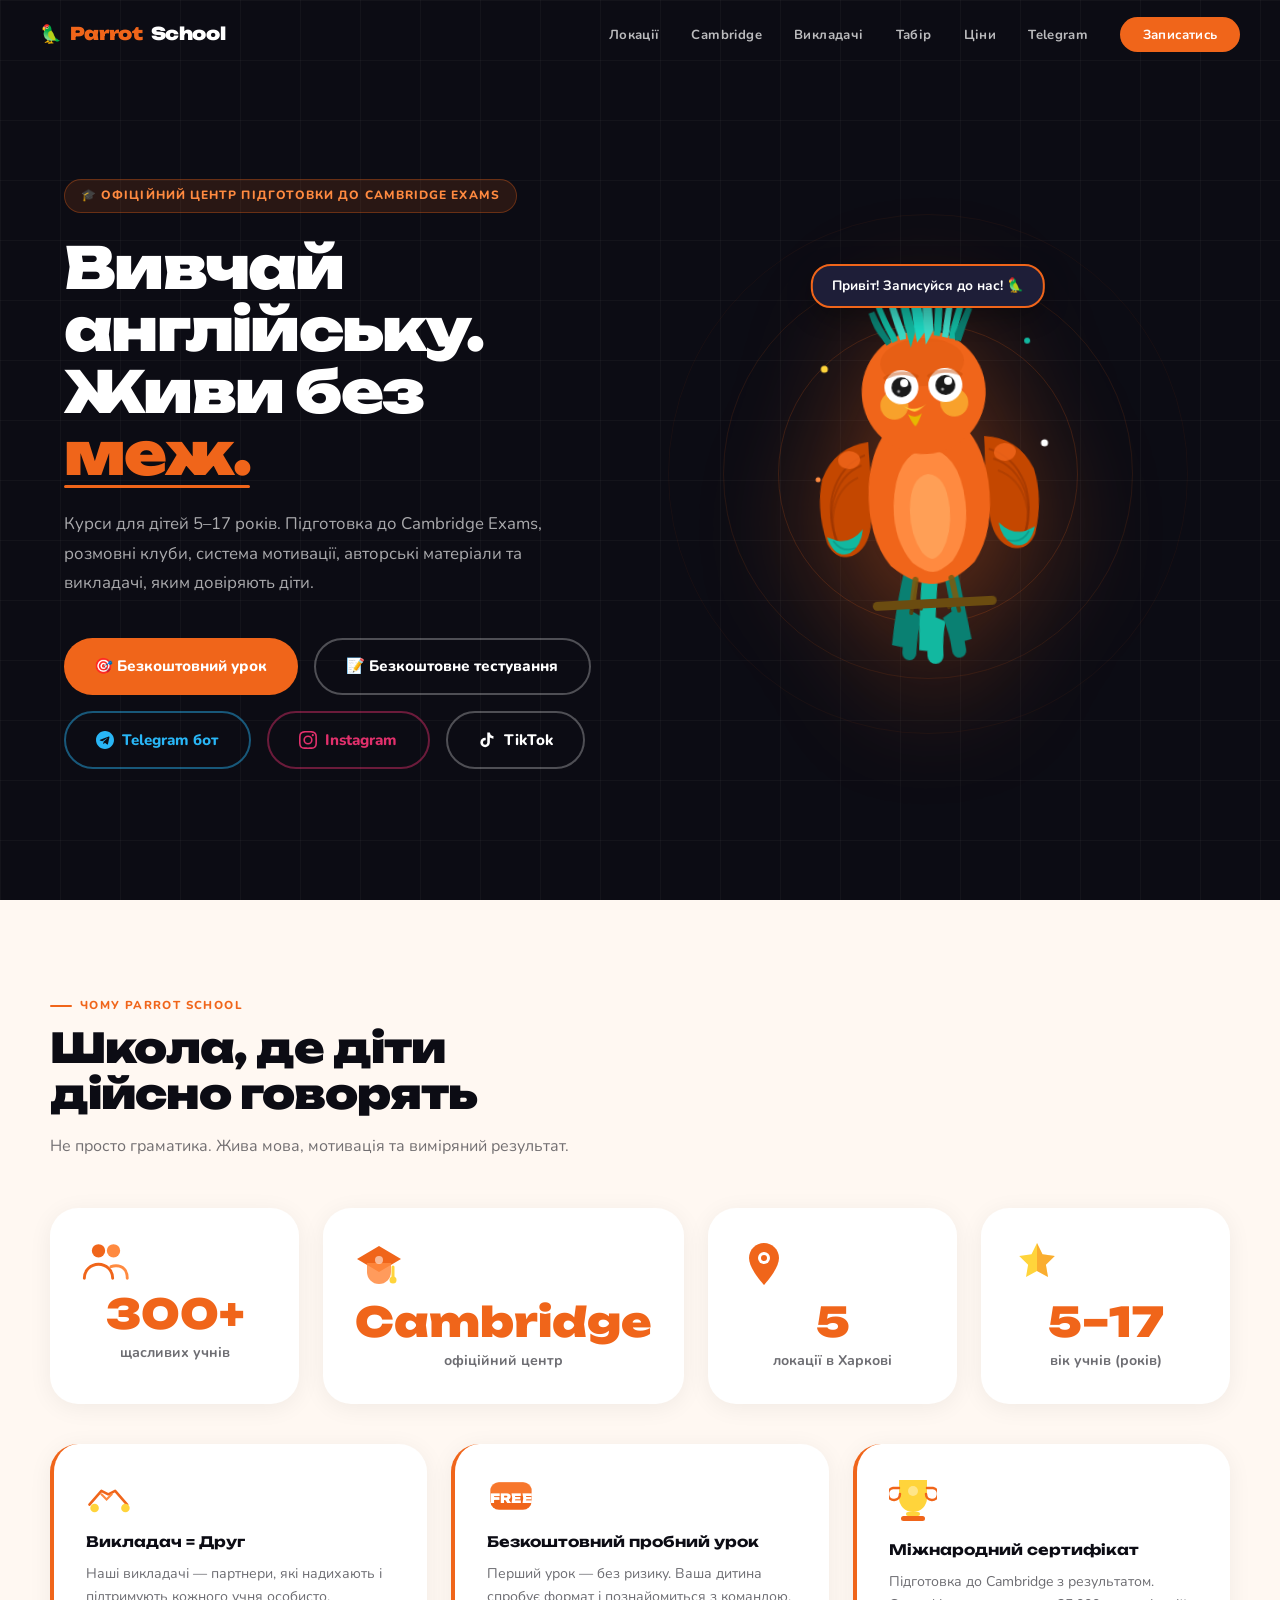
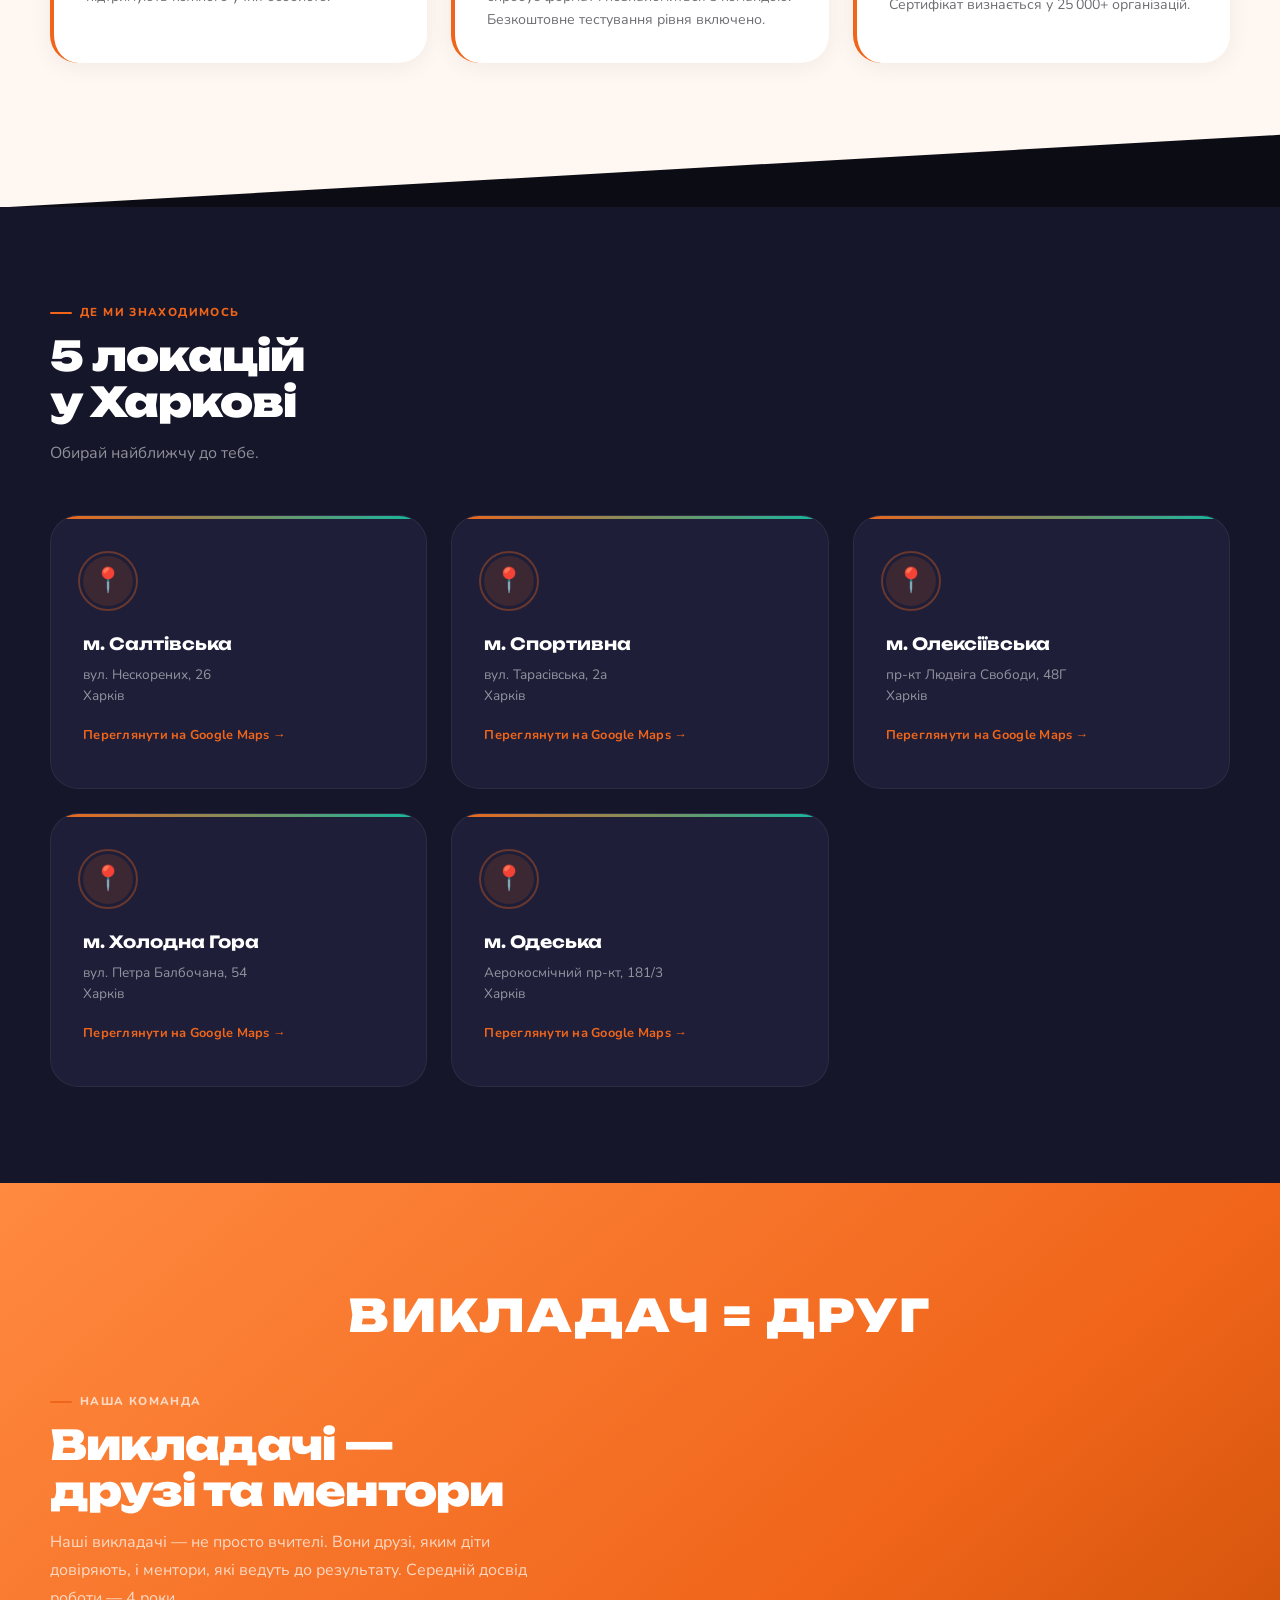
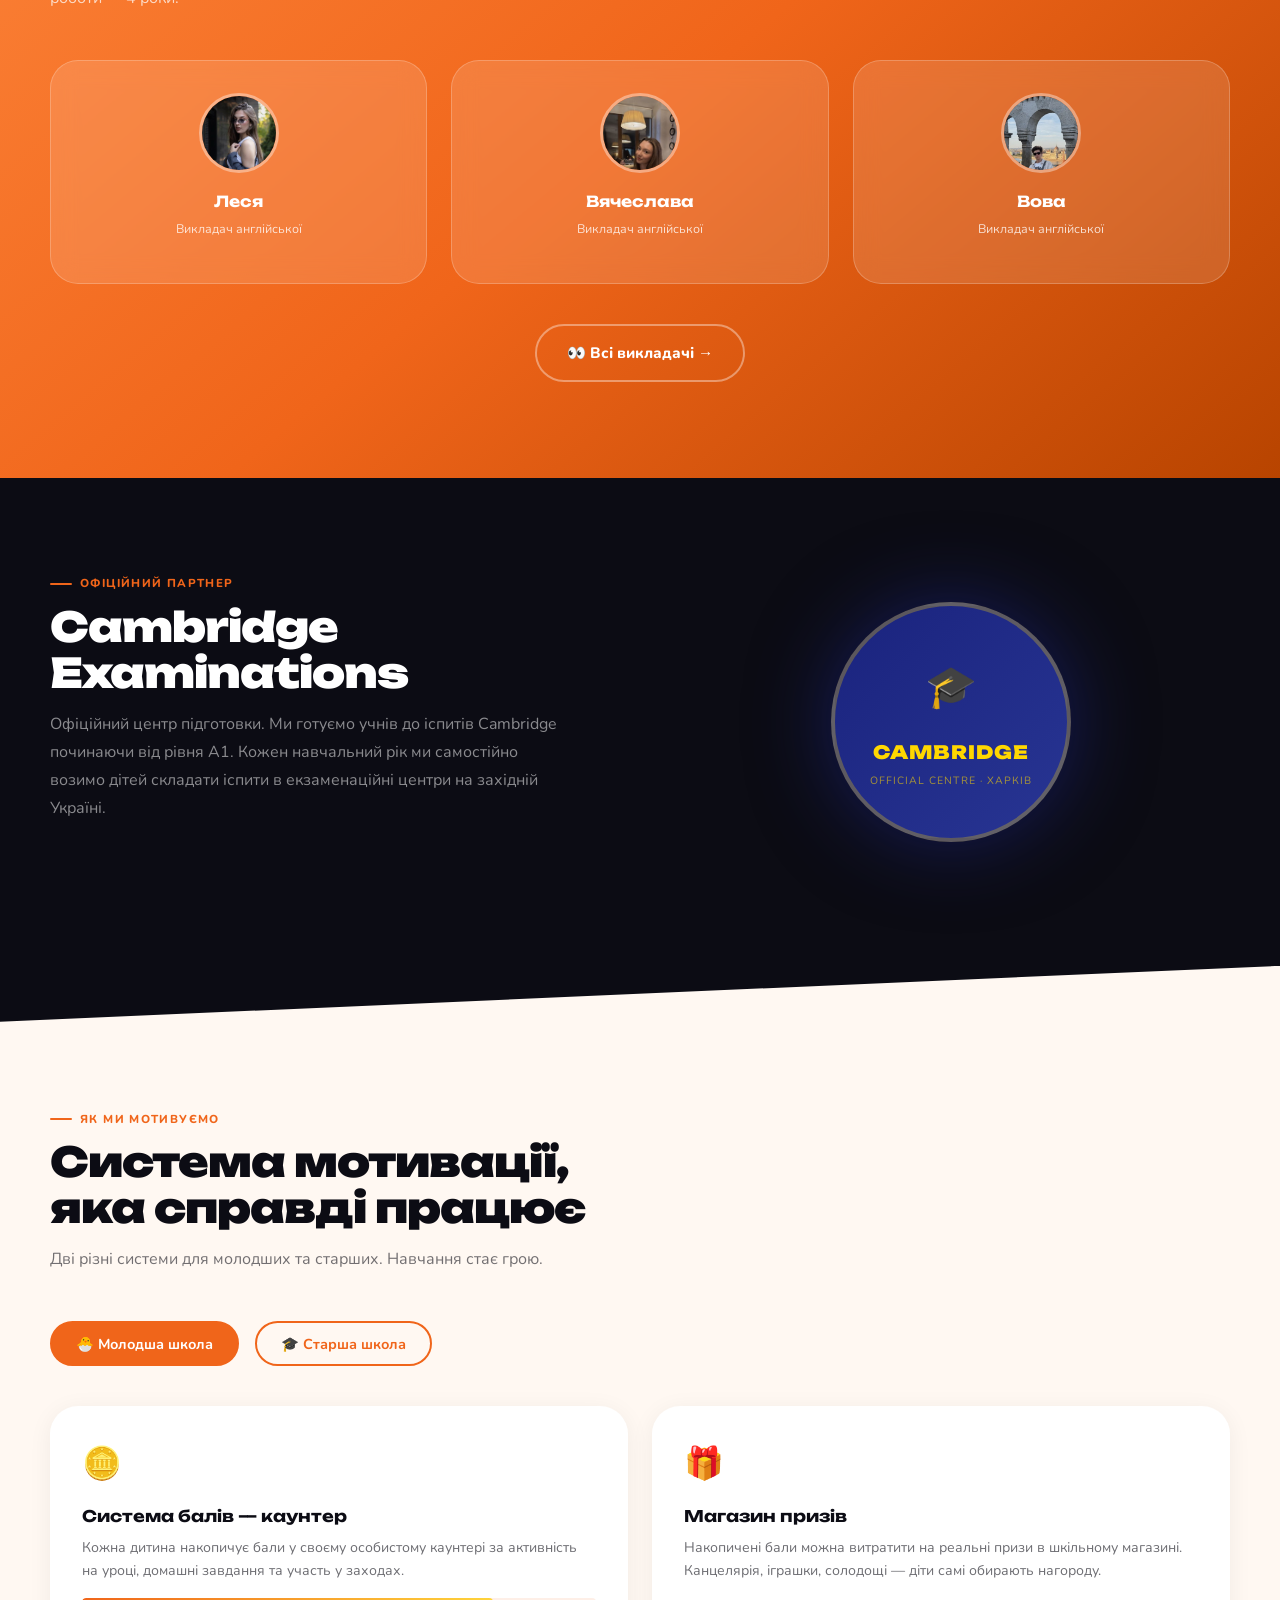
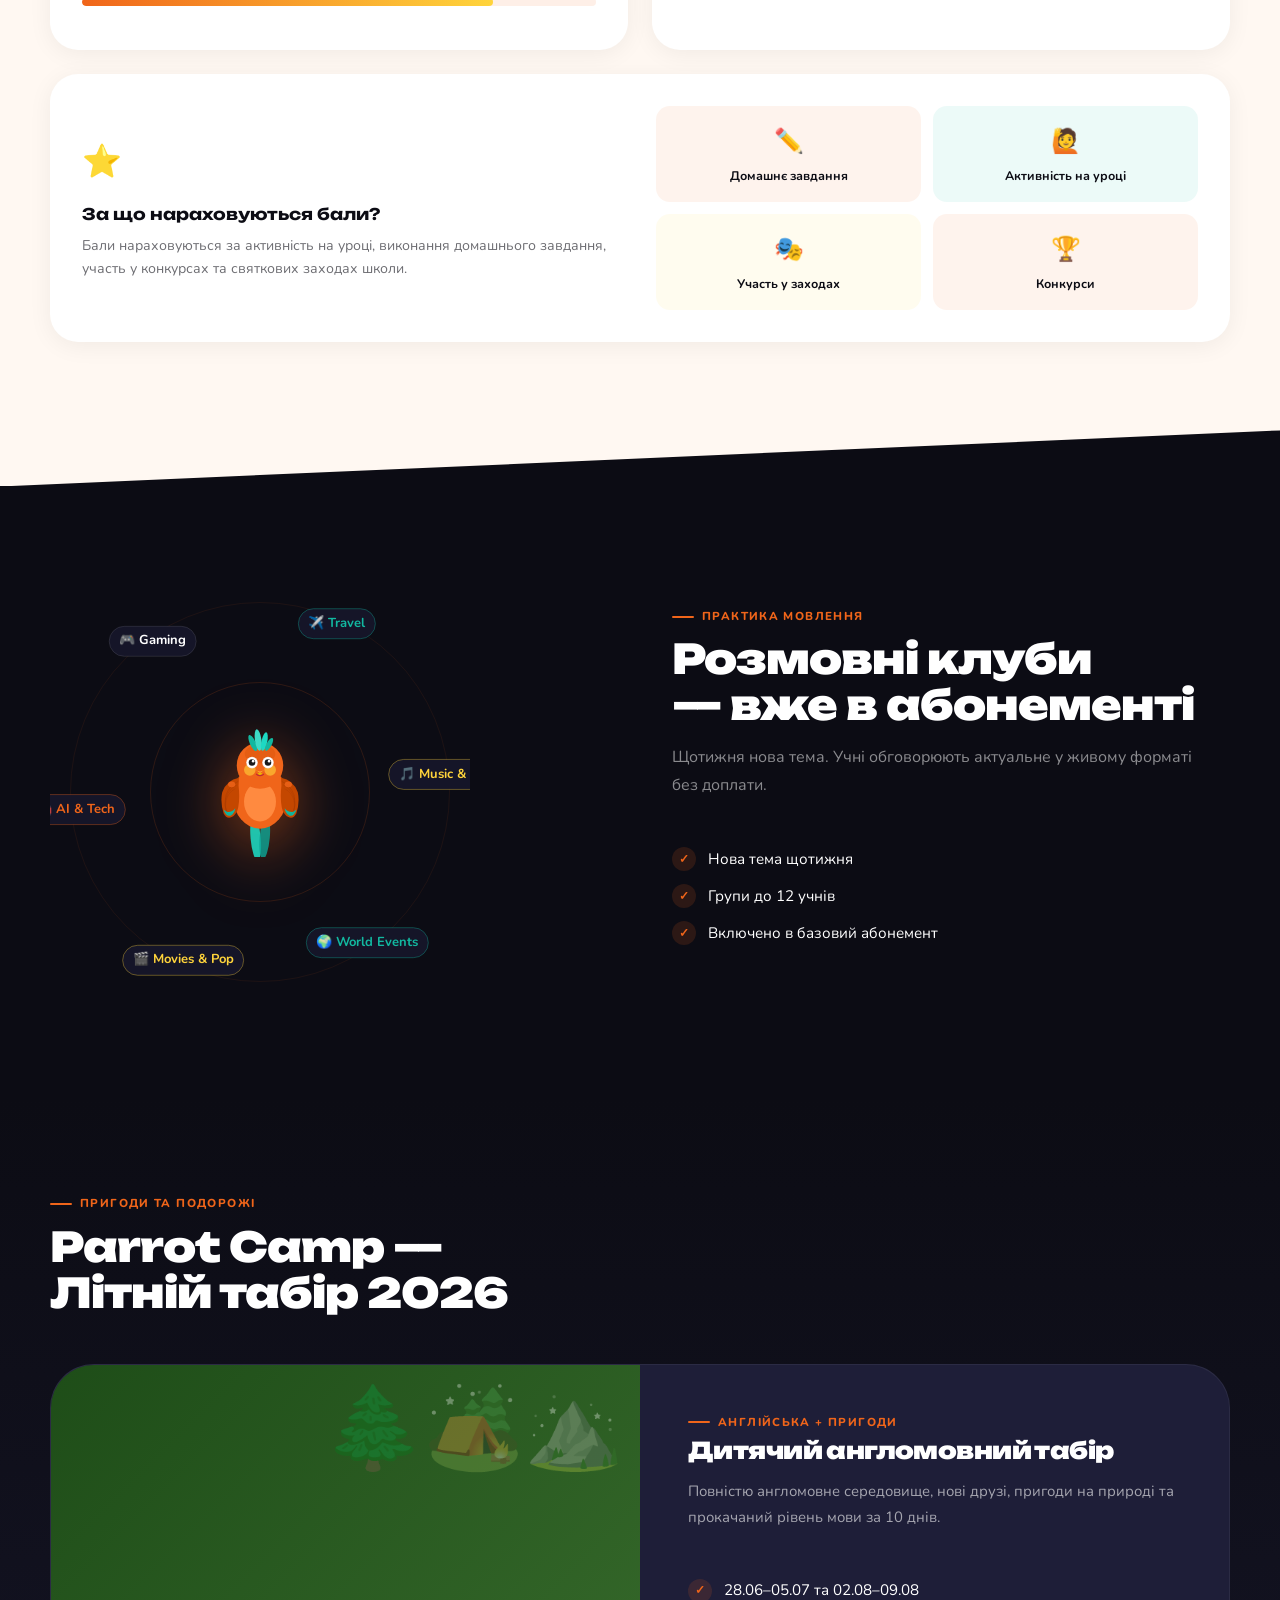
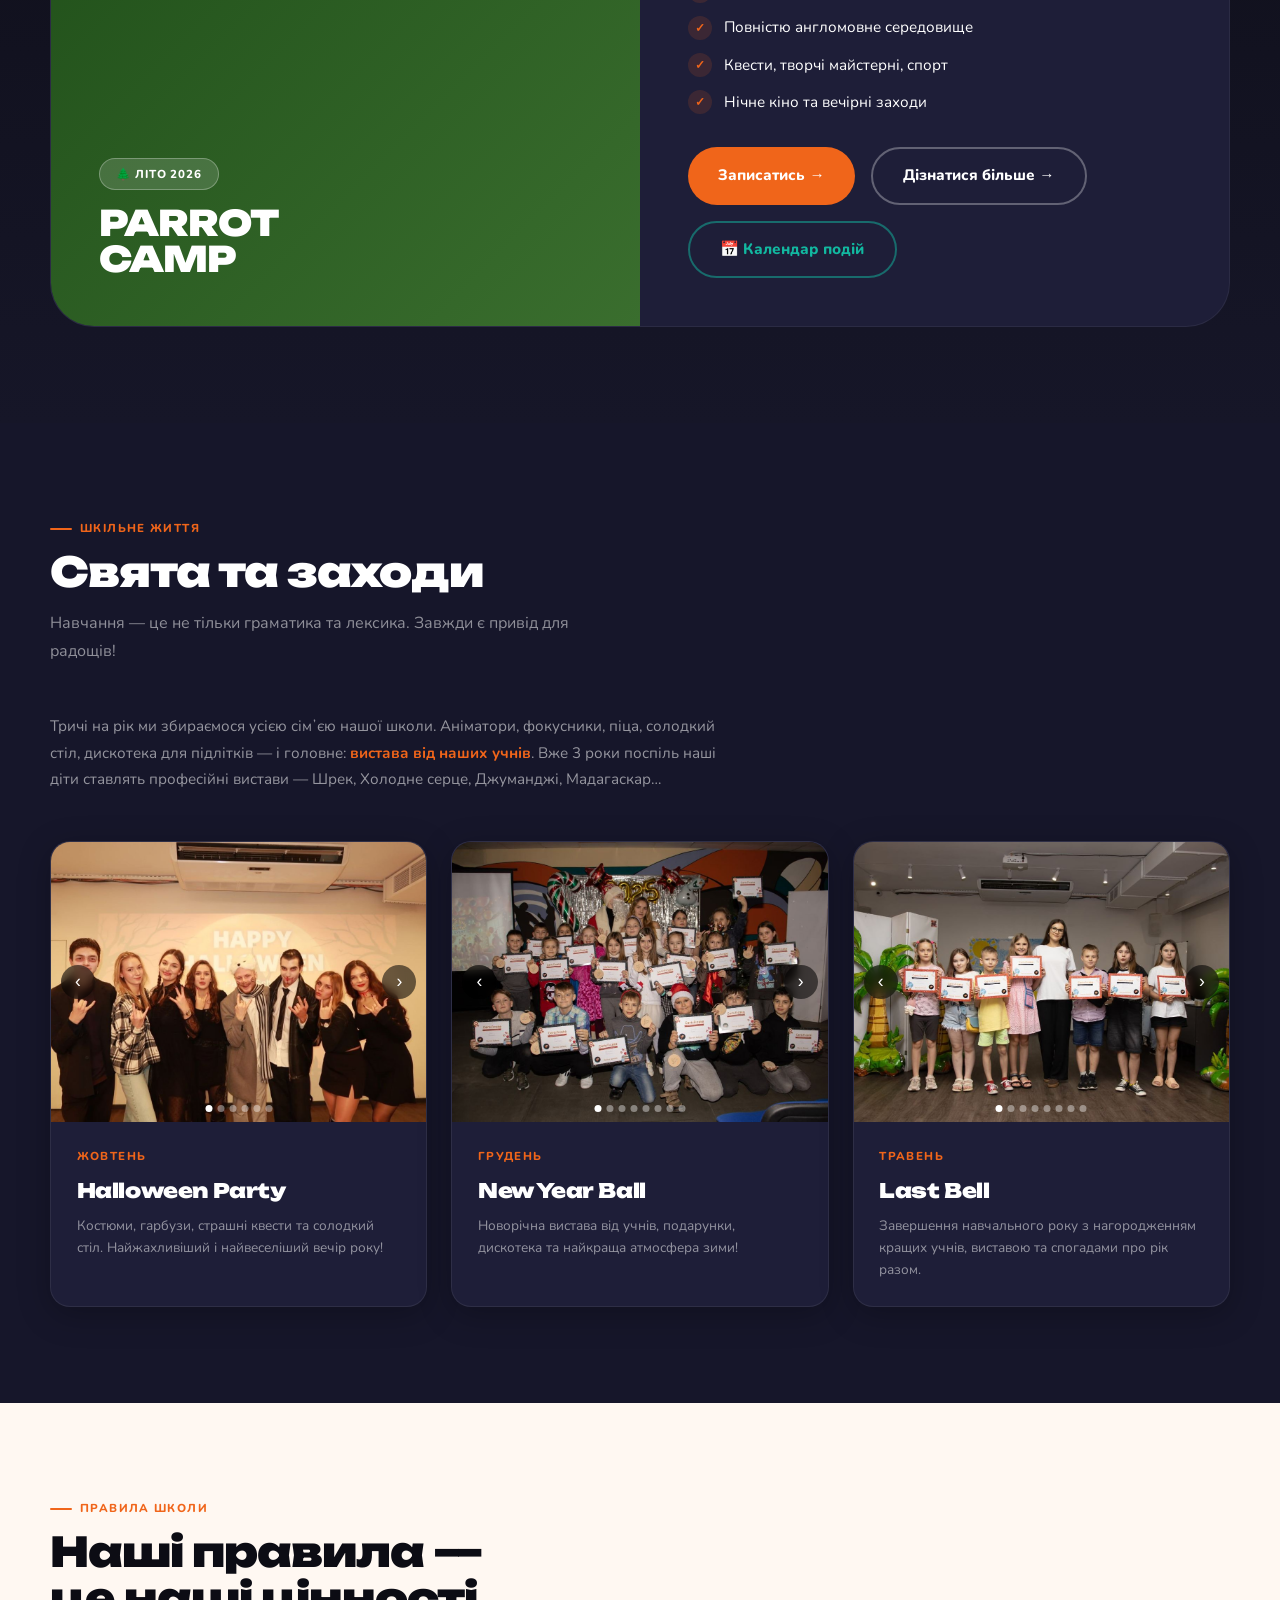
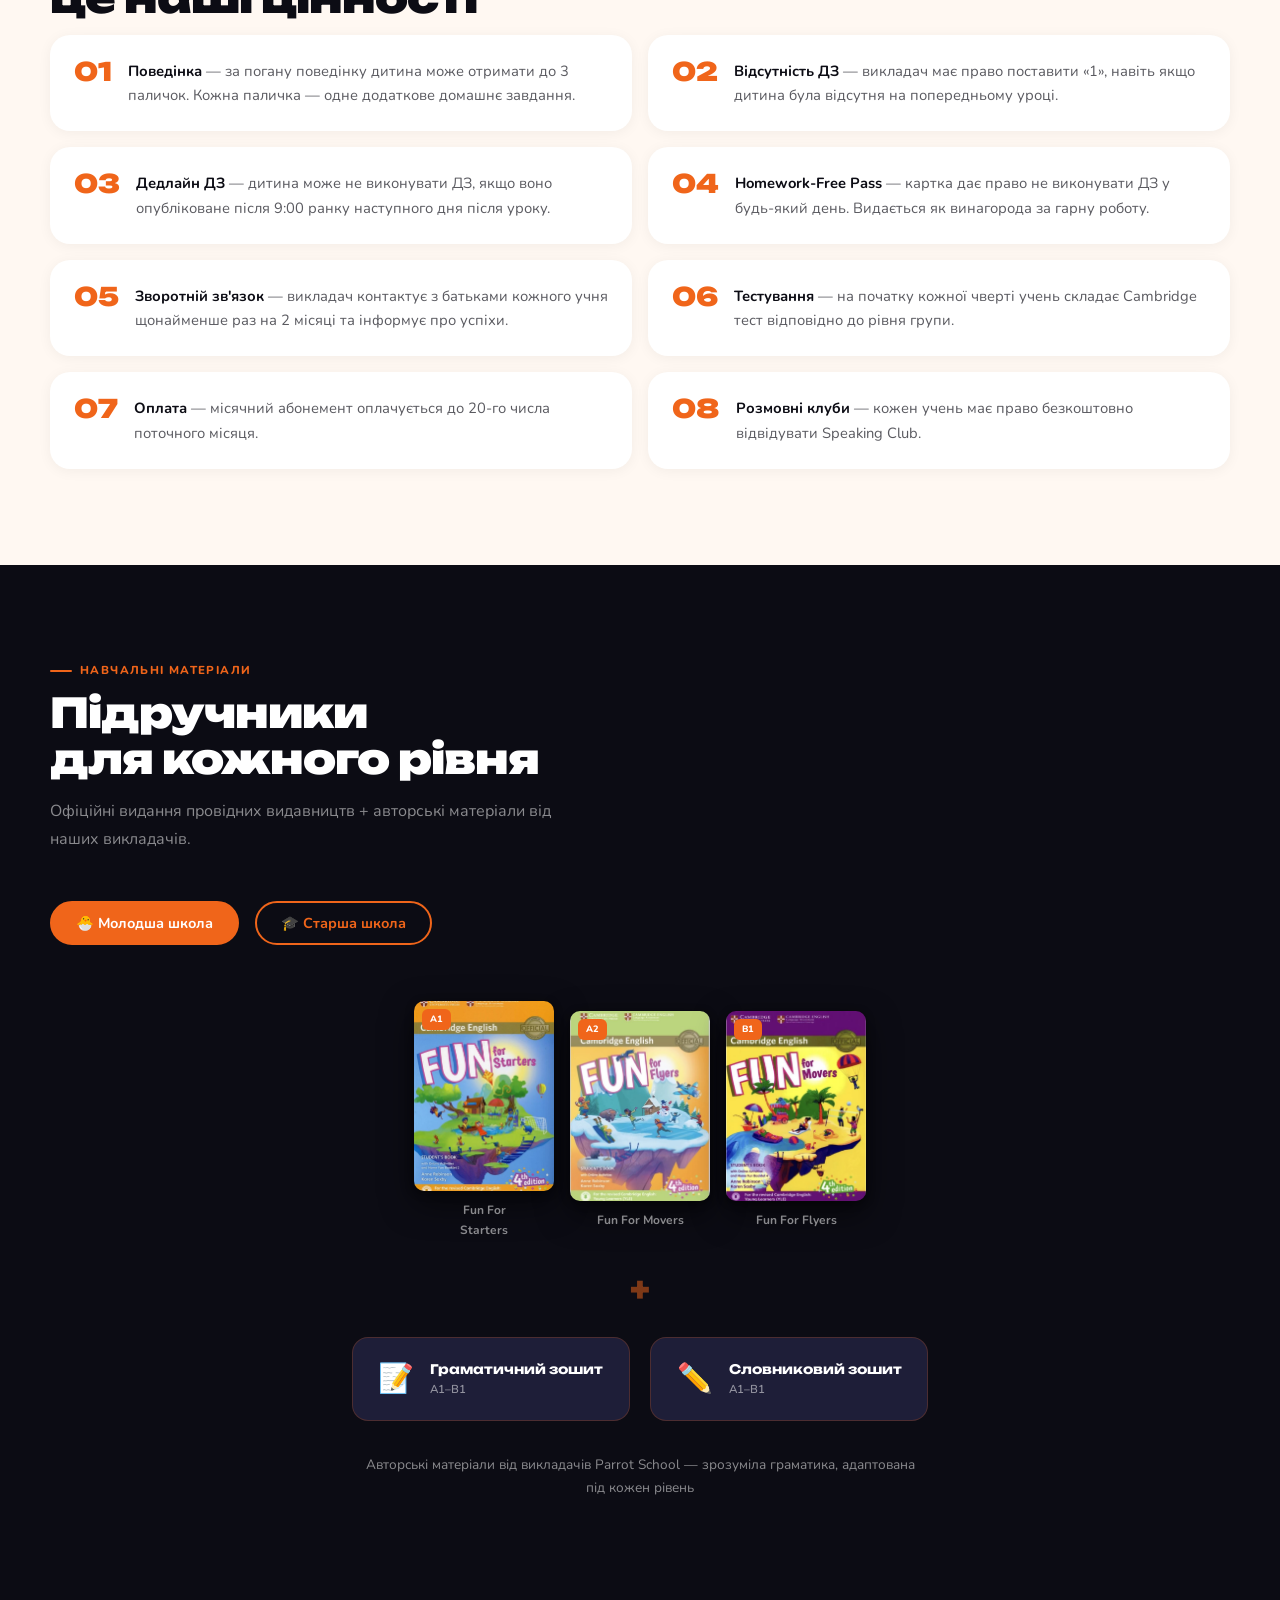
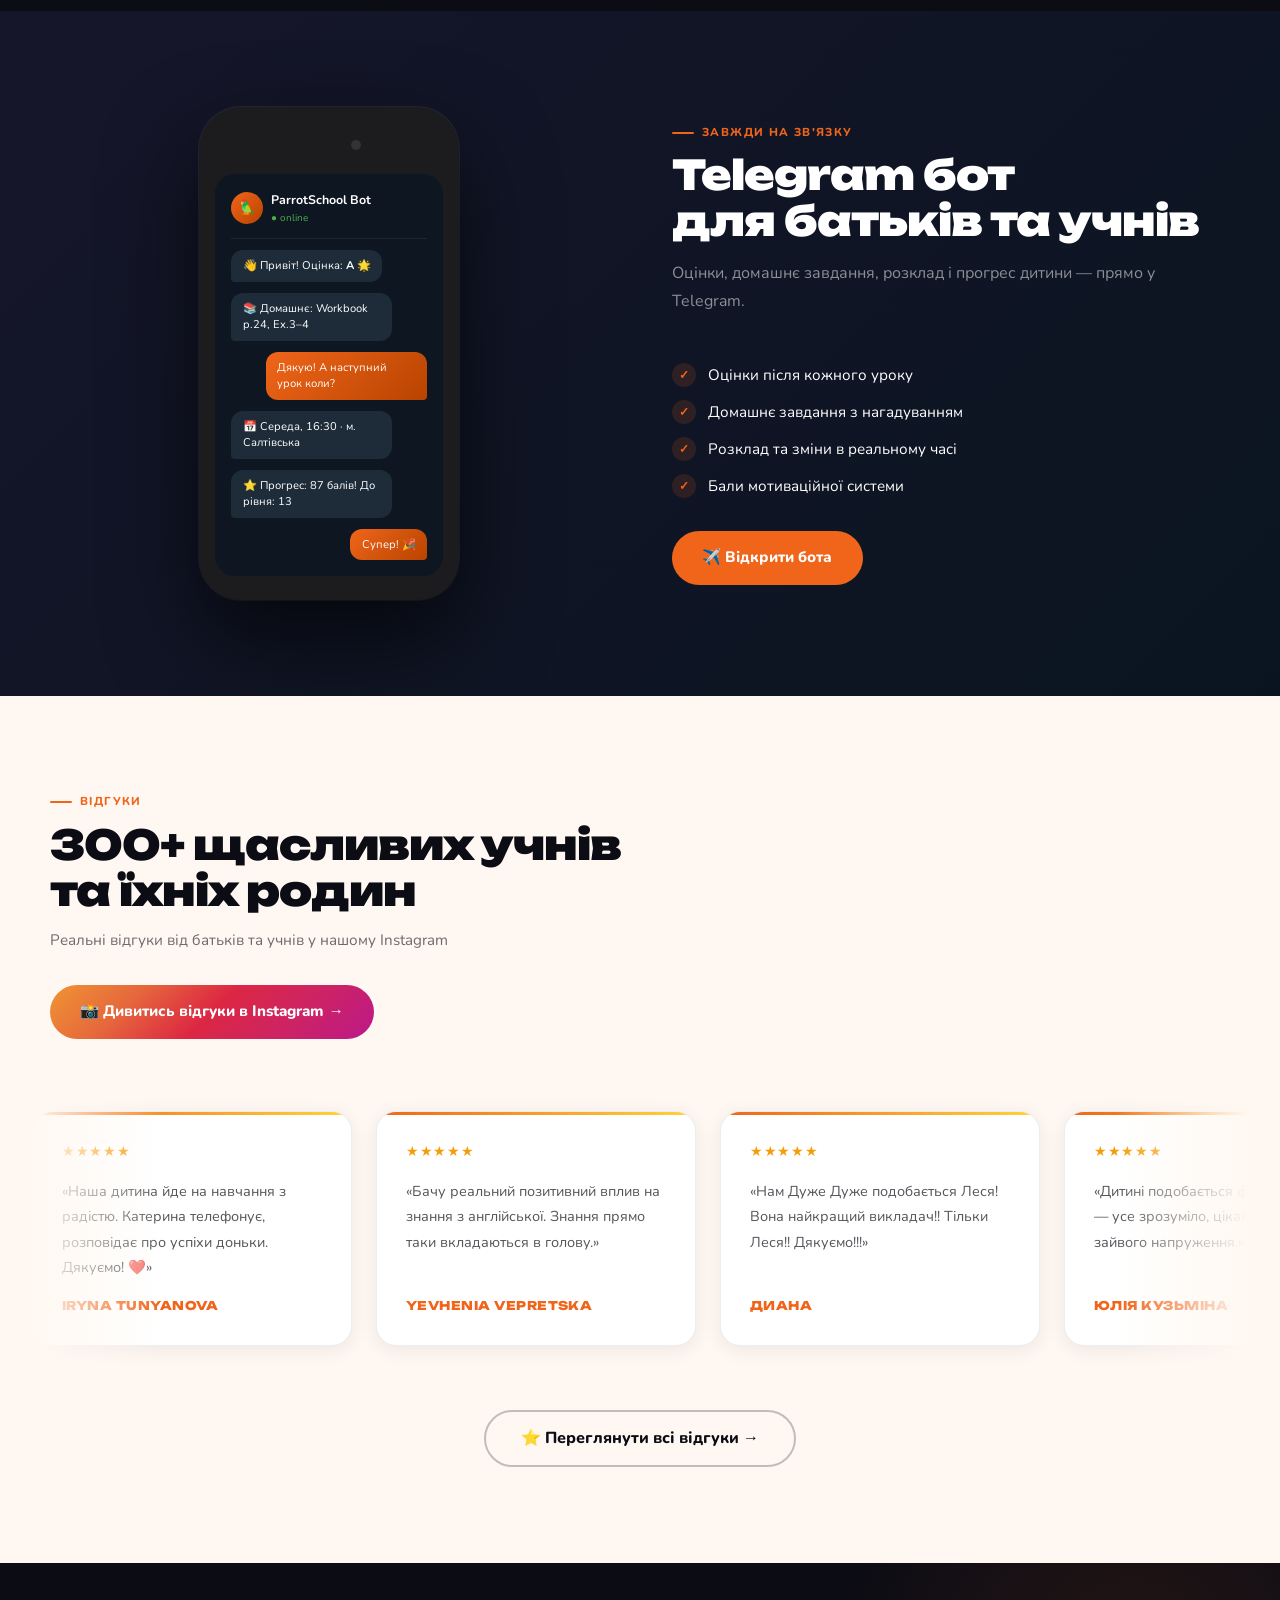
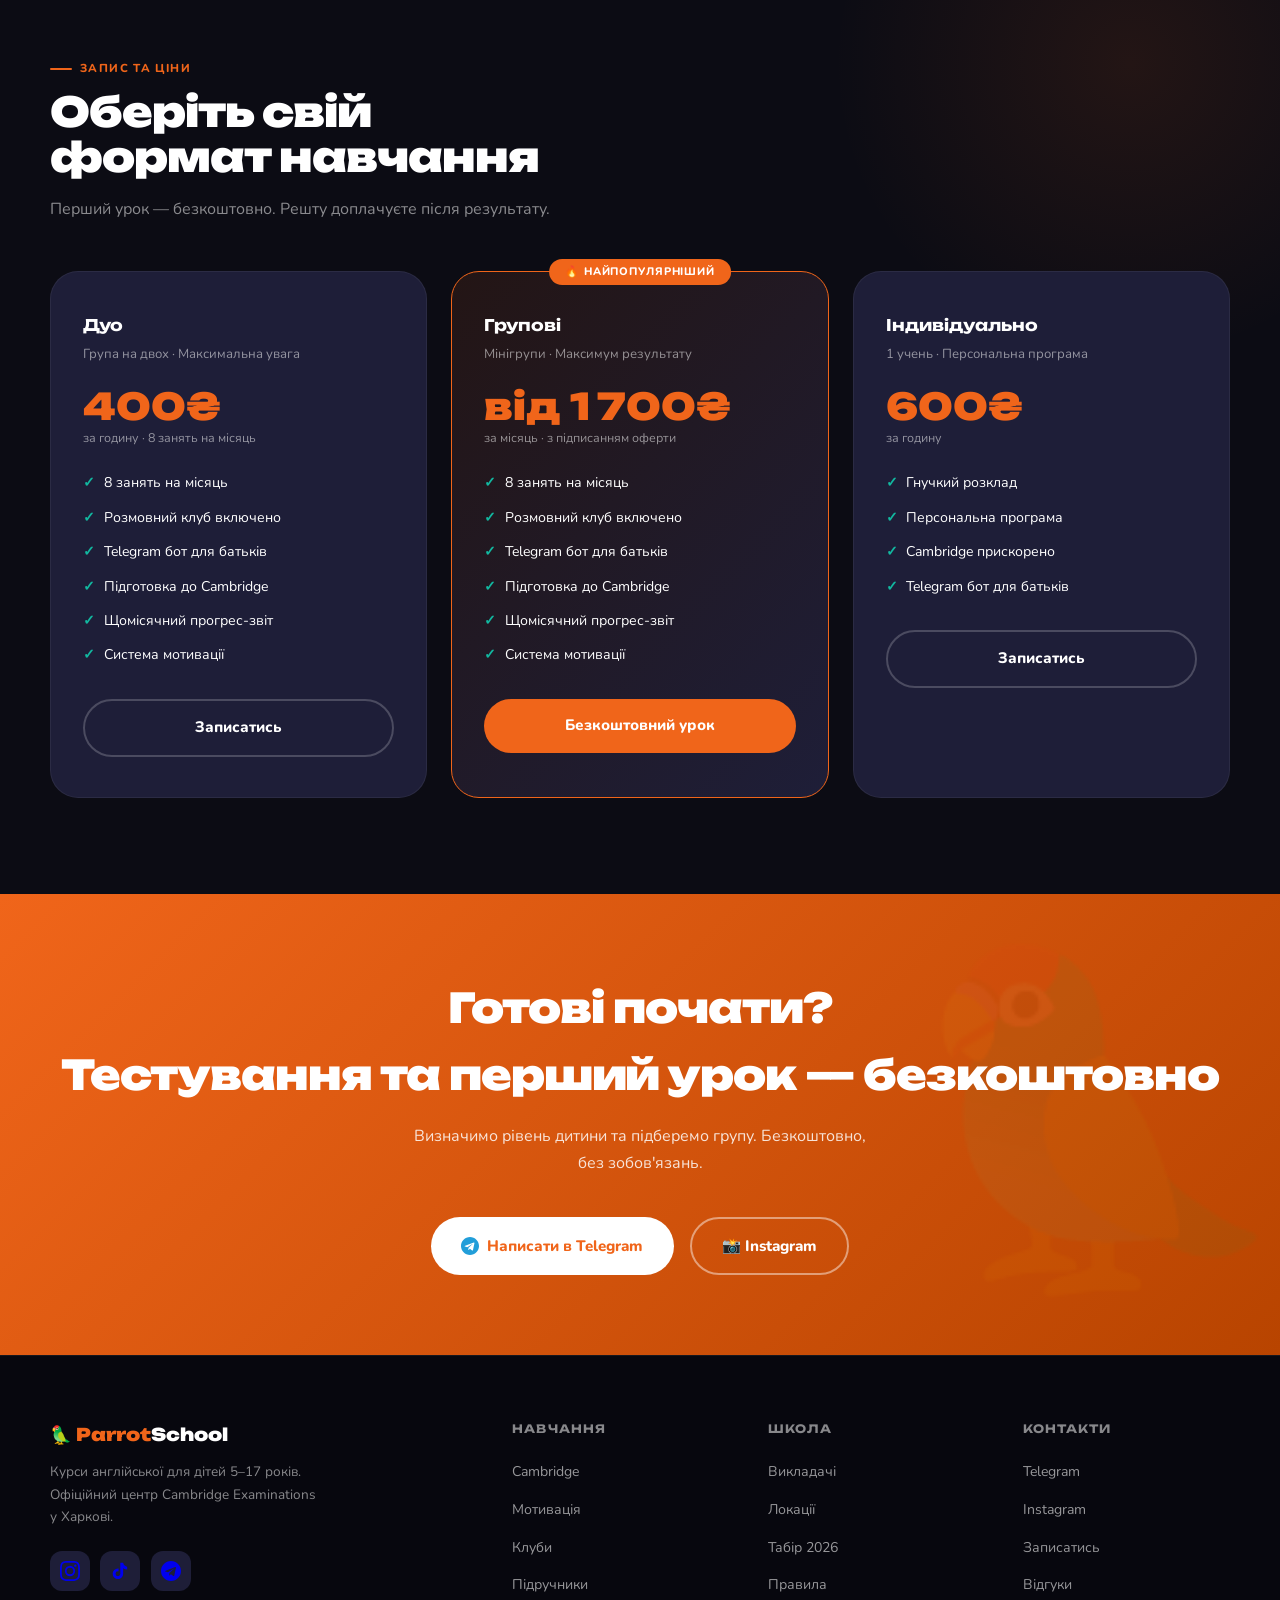
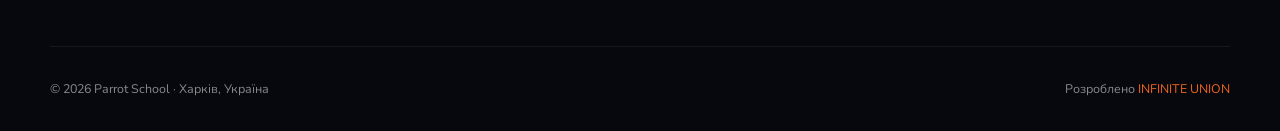
<file: index.html>
<!DOCTYPE html>
<html lang="uk">
<head>
  <meta charset="UTF-8">
  <meta name="viewport" content="width=device-width, initial-scale=1.0">
  <title>Parrot School — Курси англійської для дітей | Cambridge | Харків</title>
  <meta name="description" content="Офіційний центр Cambridge Exams у Харкові. Діти 6–17 років. Безкоштовний пробний урок!">
  <link rel="canonical" href="https://parrotschool.com.ua/">
  <meta property="og:title" content="Parrot School — Cambridge | Харків">
  <meta property="og:description" content="Курси англійської. Діти 6–17. Три локації.">
  <meta property="og:type" content="website">
  <meta property="og:locale" content="uk_UA">
  <link rel="icon" type="image/svg+xml" href="favicon.svg">
  <link rel="shortcut icon" href="favicon.svg">
  <link rel="preconnect" href="https://fonts.googleapis.com">
  <link rel="preconnect" href="https://fonts.gstatic.com" crossorigin>
  <link href="https://fonts.googleapis.com/css2?family=Unbounded:wght@400;700;900&family=Nunito:wght@400;600;700;800&display=swap" rel="stylesheet">
  <script type="application/ld+json">{"@context":"https://schema.org","@type":"LanguageSchool","name":"Parrot School","url":"https://parrotschool.com.ua","address":{"@type":"PostalAddress","streetAddress":"вул. Героїв Праці, 26","addressLocality":"Харків","addressCountry":"UA"}}</script>

<style>
.hw-dot{width:7px;height:7px;border-radius:50%;background:rgba(255,255,255,.4);cursor:pointer;transition:background .3s}
.hw-dot.active{background:#fff}
</style>
</head>
<link rel="stylesheet" href="src/css/styles.css">
<body>
<a href="#main-content" class="skip-link">Перейти до основного контенту</a>
<nav class="nav" role="navigation" aria-label="Головна навігація">
  <a href="/" class="nav-logo" aria-label="Parrot School">🦜 <span>Parrot</span>School</a>
  <ul class="nav-links" id="nav-links" role="list">
    <li><a href="#locations">Локації</a></li>
    <li><a href="#cambridge">Cambridge</a></li>
    <li><a href="pages/vykladachi.html">Викладачі</a></li>
    <li><a href="pages/tabir.html">Табір</a></li>
    <li><a href="#pricing">Ціни</a></li>
    <li><a href="https://t.me/olya_parrot" rel="noopener noreferrer" target="_blank">Telegram</a></li>
    <li><a href="#pricing" class="nav-cta">Записатись</a></li>
  </ul>
  <button class="nav-burger" id="nav-burger" type="button" aria-label="Відкрити меню" aria-expanded="false" aria-controls="nav-links">
    <span></span><span></span><span></span>
  </button>
</nav>
<main id="main-content">
<!-- HERO -->
<section class="hero" aria-label="Головна секція">
  <div class="hero-bg" aria-hidden="true">
    <div class="orb orb1"></div><div class="orb orb2"></div><div class="orb orb3"></div>
    <div class="hero-grid"></div>
    <div id="particles"></div>
  </div>
  <div class="hero-content">
    <div class="eyebrow">🎓 Офіційний центр підготовки до Cambridge Exams</div>
    <h1 class="hero-title">Вивчай англійську.<br>Живи без <em>меж.</em></h1>
    <p class="hero-sub">Курси для дітей 5–17 років. Підготовка до Cambridge Exams, розмовні клуби, система мотивації, авторські матеріали та викладачі, яким довіряють діти.</p>
    <div class="hero-actions">
      <a href="#pricing" class="btn btn-primary">🎯 Безкоштовний урок</a>
      <a href="#pricing" class="btn btn-ghost">📝 Безкоштовне тестування</a>
      <a href="https://t.me/parrotinfoo_bot" class="btn btn-ghost" target="_blank" rel="noopener noreferrer" style="border-color:rgba(41,182,246,.45);color:#29B6F6">
        <svg width="18" height="18" viewBox="0 0 24 24" fill="currentColor"><path d="M12 0C5.373 0 0 5.373 0 12s5.373 12 12 12 12-5.373 12-12S18.627 0 12 0zm5.894 8.221-1.97 9.28c-.145.658-.537.818-1.084.508l-3-2.21-1.447 1.394c-.16.16-.295.295-.605.295l.213-3.053 5.56-5.023c.242-.213-.054-.333-.373-.12L8.32 13.617l-2.96-.924c-.643-.204-.657-.643.136-.953l11.57-4.461c.537-.194 1.006.131.828.942z"/></svg>
        Telegram бот
      </a>
      <a href="https://www.instagram.com/parrot_school/" class="btn btn-ghost" target="_blank" rel="noopener noreferrer" style="border-color:rgba(225,48,108,.45);color:#E1306C">
        <svg width="18" height="18" viewBox="0 0 24 24" fill="currentColor"><path d="M12 2.163c3.204 0 3.584.012 4.85.07 3.252.148 4.771 1.691 4.919 4.919.058 1.265.069 1.645.069 4.849 0 3.205-.012 3.584-.069 4.849-.149 3.225-1.664 4.771-4.919 4.919-1.266.058-1.644.07-4.85.07-3.204 0-3.584-.012-4.849-.07-3.26-.149-4.771-1.699-4.919-4.92-.058-1.265-.07-1.644-.07-4.849 0-3.204.013-3.583.07-4.849.149-3.227 1.664-4.771 4.919-4.919 1.266-.057 1.645-.069 4.849-.069zM12 0C8.741 0 8.333.014 7.053.072 2.695.272.273 2.69.073 7.052.014 8.333 0 8.741 0 12c0 3.259.014 3.668.072 4.948.2 4.358 2.618 6.78 6.98 6.98C8.333 23.986 8.741 24 12 24c3.259 0 3.668-.014 4.948-.072 4.354-.2 6.782-2.618 6.979-6.98.059-1.28.073-1.689.073-4.948 0-3.259-.014-3.667-.072-4.947-.196-4.354-2.617-6.78-6.979-6.98C15.668.014 15.259 0 12 0zm0 5.838a6.162 6.162 0 100 12.324 6.162 6.162 0 000-12.324zM12 16a4 4 0 110-8 4 4 0 010 8zm6.406-11.845a1.44 1.44 0 100 2.881 1.44 1.44 0 000-2.881z"/></svg>
        Instagram
      </a>
      <a href="https://www.tiktok.com/@parrot.school.kh" class="btn btn-ghost" target="_blank" rel="noopener noreferrer" style="border-color:rgba(255,255,255,.28);color:#fff">
        <svg width="18" height="18" viewBox="0 0 24 24" fill="currentColor"><path d="M19.59 6.69a4.83 4.83 0 01-3.77-4.25V2h-3.45v13.67a2.89 2.89 0 01-2.88 2.5 2.89 2.89 0 01-2.89-2.89 2.89 2.89 0 012.89-2.89c.28 0 .54.04.79.1V9.01a6.33 6.33 0 00-.79-.05 6.34 6.34 0 00-6.34 6.34 6.34 6.34 0 006.34 6.34 6.34 6.34 0 006.33-6.34V8.69a8.18 8.18 0 004.78 1.52V6.76a4.85 4.85 0 01-1.01-.07z"/></svg>
        TikTok
      </a>
    </div>
  </div>
  <div class="hero-bird-wrap" aria-hidden="true">
  <div class="ring ring1"></div>
  <div class="ring ring2"></div>
  <div class="ring ring3"></div>
  <svg id="hero-parrot" class="parrot-svg" viewBox="0 0 320 420" xmlns="http://www.w3.org/2000/svg" style="width:340px;height:420px;filter:drop-shadow(0 28px 60px rgba(240,101,26,.42));animation:parrot-f 4.2s ease-in-out infinite;cursor:pointer"><g style="transform-origin:160px 320px;animation:tail-wave 3.6s ease-in-out infinite"><path d="M140 300 Q128 340 122 380 Q130 360 140 350 Q134 366 132 388" fill="none" stroke="#0a8072" stroke-width="14" stroke-linecap="round"/><path d="M158 302 Q152 344 150 386 Q156 364 162 356 Q158 372 158 392" fill="none" stroke="#12B8A0" stroke-width="16" stroke-linecap="round"/><path d="M176 300 Q182 340 188 378 Q182 360 174 352 Q180 368 182 388" fill="none" stroke="#0a8072" stroke-width="14" stroke-linecap="round"/></g><g style="transform-origin:100px 210px;animation:wing-l 1.3s ease-in-out infinite"><path d="M102 175 Q68 178 54 210 Q46 240 56 275 Q64 292 80 288 Q96 282 100 260 Q104 225 102 185Z" fill="#c44700"/><path d="M98 188 Q74 196 64 224 Q57 248 66 275" stroke="#9a3500" stroke-width="2" fill="none" opacity=".6"/><path d="M94 198 Q72 206 64 232 Q58 254 68 278" stroke="#9a3500" stroke-width="2" fill="none" opacity=".5"/><path d="M90 210 Q70 218 64 242 Q59 262 70 282" stroke="#9a3500" stroke-width="2" fill="none" opacity=".4"/><path d="M56 268 Q62 290 78 285 Q90 278 92 262 Q80 275 66 272Z" fill="#12B8A0"/><path d="M62 272 Q70 285 84 280" stroke="#0a8072" stroke-width="1.5" fill="none" opacity=".5"/><ellipse cx="82" cy="192" rx="11" ry="9" fill="#F0651A" opacity=".85"/></g><g style="transform-origin:220px 210px;animation:wing-r 1.3s ease-in-out infinite .12s"><path d="M218 175 Q252 178 266 210 Q274 240 264 275 Q256 292 240 288 Q224 282 220 260 Q216 225 218 185Z" fill="#c44700"/><path d="M222 188 Q246 196 256 224 Q263 248 254 275" stroke="#9a3500" stroke-width="2" fill="none" opacity=".6"/><path d="M226 198 Q248 206 256 232 Q262 254 252 278" stroke="#9a3500" stroke-width="2" fill="none" opacity=".5"/><path d="M230 210 Q250 218 256 242 Q261 262 250 282" stroke="#9a3500" stroke-width="2" fill="none" opacity=".4"/><path d="M264 268 Q258 290 242 285 Q230 278 228 262 Q240 275 254 272Z" fill="#12B8A0"/><path d="M258 272 Q250 285 236 280" stroke="#0a8072" stroke-width="1.5" fill="none" opacity=".5"/><ellipse cx="238" cy="192" rx="11" ry="9" fill="#F0651A" opacity=".85"/></g><path d="M160 150 Q108 150 100 220 Q96 270 118 300 Q140 320 160 320 Q180 320 202 300 Q224 270 220 220 Q212 150 160 150Z" fill="#F0651A" style="animation:body-breathe 4s ease-in-out infinite"/><path d="M160 185 Q128 188 124 240 Q122 275 140 298 Q152 308 160 308 Q168 308 180 298 Q198 275 196 240 Q192 188 160 185Z" fill="#FF8A40"/><path d="M160 210 Q142 212 140 245 Q139 270 150 288 Q156 295 160 295 Q164 295 170 288 Q181 270 180 245 Q178 212 160 210Z" fill="#FFA860" opacity=".7"/><g opacity=".9"><path d="M142 315 L138 338" stroke="#7a5c12" stroke-width="6" stroke-linecap="round"/><path d="M138 338 L128 342 M138 338 L136 348 M138 338 L146 344" stroke="#5a3c08" stroke-width="4" stroke-linecap="round"/><path d="M178 315 L182 338" stroke="#7a5c12" stroke-width="6" stroke-linecap="round"/><path d="M182 338 L192 342 M182 338 L184 348 M182 338 L174 344" stroke="#5a3c08" stroke-width="4" stroke-linecap="round"/></g><rect x="98" y="335" width="124" height="9" rx="4.5" fill="#6b4c10"/><g style="transform-origin:160px 130px;animation:head-bob 4.2s ease-in-out infinite 1.1s"><circle cx="160" cy="128" r="62" fill="#F0651A"/><ellipse cx="160" cy="98" rx="42" ry="24" fill="#c44700" opacity=".2"/><circle cx="130" cy="140" r="14" fill="#FFD43B" opacity=".55"/><circle cx="190" cy="140" r="14" fill="#FFD43B" opacity=".55"/><path d="M128 78 Q118 62 112 46 Q116 62 124 72 Z" fill="#0a8072" stroke="#0a8072" stroke-width="6" stroke-linecap="round"/><path d="M134 76 Q124 56 118 36 Q124 56 132 70 Z" fill="#12B8A0" stroke="#12B8A0" stroke-width="6" stroke-linecap="round"/><path d="M142 74 Q134 50 130 28 Q136 52 142 68 Z" fill="#3DDAC6" stroke="#3DDAC6" stroke-width="6" stroke-linecap="round"/><path d="M150 72 Q144 46 142 22 Q148 48 152 66 Z" fill="#12B8A0" stroke="#12B8A0" stroke-width="6" stroke-linecap="round"/><path d="M158 71 Q154 42 154 16 Q160 44 162 66 Z" fill="#1DD9C3" stroke="#1DD9C3" stroke-width="6" stroke-linecap="round"/><path d="M167 71 Q165 42 168 16 Q170 44 170 66 Z" fill="#3DDAC6" stroke="#3DDAC6" stroke-width="6" stroke-linecap="round"/><path d="M176 72 Q178 46 182 22 Q180 48 178 66 Z" fill="#12B8A0" stroke="#12B8A0" stroke-width="6" stroke-linecap="round"/><path d="M184 74 Q188 50 194 28 Q188 52 186 68 Z" fill="#3DDAC6" stroke="#3DDAC6" stroke-width="6" stroke-linecap="round"/><path d="M191 76 Q197 56 204 36 Q196 56 192 70 Z" fill="#12B8A0" stroke="#12B8A0" stroke-width="6" stroke-linecap="round"/><path d="M197 78 Q203 62 210 46 Q202 62 197 72 Z" fill="#0a8072" stroke="#0a8072" stroke-width="6" stroke-linecap="round"/><circle cx="138" cy="122" r="17" fill="white"/><circle cx="138" cy="122" r="10" fill="#1a1a1a"/><circle cx="141" cy="118" r="4" fill="white"/><circle cx="135" cy="126" r="1.5" fill="rgba(255,255,255,.6)"/><path d="M122 112 Q138 104 154 112" stroke="#c44700" stroke-width="3.5" fill="none" stroke-linecap="round" opacity=".45"/><circle cx="182" cy="122" r="17" fill="white"/><circle cx="182" cy="122" r="10" fill="#1a1a1a"/><circle cx="185" cy="118" r="4" fill="white"/><circle cx="179" cy="126" r="1.5" fill="rgba(255,255,255,.6)"/><path d="M166 112 Q182 104 198 112" stroke="#c44700" stroke-width="3.5" fill="none" stroke-linecap="round" opacity=".45"/><path id="beak-upper" d="M148 144 Q160 154 172 144 Q165 150 160 152 Q155 150 148 144Z" fill="#FFD43B"/><path id="beak-lower" d="M153 152 Q160 154 167 152 Q162 160 160 161 Q158 160 153 152Z" fill="#e6b800"/><path id="parrot-smile" d="M150 156 Q160 164 170 156" stroke="#c03030" stroke-width="3" fill="none" stroke-linecap="round"/></g><circle cx="62" cy="100" r="3.5" fill="#FFD43B" style="animation:sparkle-anim 2.1s ease-in-out infinite"/><circle cx="266" cy="82" r="3" fill="#12B8A0" style="animation:sparkle-anim 2.7s ease-in-out infinite .55s"/><circle cx="278" cy="185" r="3.5" fill="white" style="animation:sparkle-anim 2.2s ease-in-out infinite 1.1s"/><circle cx="50" cy="210" r="2.5" fill="#FF8A40" style="animation:sparkle-anim 3s ease-in-out infinite .8s"/></svg>
</div>
</section>

<!-- STATS -->
<section class="section stats-sec" id="about">
  <div class="container">
    <div class="reveal">
      <p class="s-eye" style="color:var(--orange)">Чому Parrot School</p>
      <h2 class="s-title" style="color:var(--dark)">Школа, де діти<br>дійсно говорять</h2>
      <p class="s-sub" style="color:rgba(12,12,20,.58)">Не просто граматика. Жива мова, мотивація та виміряний результат.</p>
    </div>
    <div class="sg">
      <div class="sc reveal d1"><span class="sc-ico"><svg class="aico-svg" width="48" height="40" viewBox="0 0 56 48" xmlns="http://www.w3.org/2000/svg" aria-hidden="true"><circle cx="19" cy="13" r="8" fill="#F0651A" style="animation:ico-bob 2.2s ease-in-out infinite"/><circle cx="37" cy="13" r="8" fill="#FF8A40" style="animation:ico-bob 2.2s ease-in-out infinite .35s"/><path d="M2 46c0-9.4 7.6-17 17-17s17 7.6 17 17" stroke="#F0651A" stroke-width="3.5" fill="none" stroke-linecap="round"/><path d="M34 32c1.8-.7 3.8-1.1 6-1.1 8 0 13.5 5.5 13.5 15.1" stroke="#FF8A40" stroke-width="3.5" fill="none" stroke-linecap="round"/></svg></span><div class="sc-num" data-target="300" data-sfx="+">0</div><div class="sc-lbl">щасливих учнів</div></div>
      <div class="sc reveal d2"><span class="sc-ico"><svg class="aico-svg" width="48" height="48" viewBox="0 0 48 48" xmlns="http://www.w3.org/2000/svg" aria-hidden="true"><g style="animation:ico-tilt 3s ease-in-out infinite"><path d="M24 6L2 19l22 13 22-13z" fill="#F0651A"/><path d="M12 23v9a12 12 0 0024 0v-9" fill="#FF8A40" opacity=".85"/><circle cx="24" cy="20" r="4" fill="white" opacity=".55"/></g><path d="M38 27v11" stroke="#FFD43B" stroke-width="3" stroke-linecap="round"/><circle cx="38" cy="40" r="3.5" fill="#FFD43B" style="animation:ico-bob 2s ease-in-out infinite"/></svg></span><div class="sc-num">Cambridge</div><div class="sc-lbl">офіційний центр</div></div>
      <div class="sc reveal d3"><span class="sc-ico"><svg class="aico-svg" width="48" height="48" viewBox="0 0 48 48" xmlns="http://www.w3.org/2000/svg" aria-hidden="true"><path d="M24 3C15.7 3 9 9.7 9 18c0 11 15 27 15 27s15-16 15-27c0-8.3-6.7-15-15-15z" fill="#F0651A" style="animation:ico-bounce 2.4s ease-in-out infinite"/><circle cx="24" cy="18" r="6" fill="white"/><circle cx="24" cy="18" r="3" fill="#F0651A"/></svg></span><div class="sc-num" data-target="5" data-sfx="">0</div><div class="sc-lbl">локації в Харкові</div></div>
      <div class="sc reveal d4"><span class="sc-ico"><svg class="aico-svg" width="48" height="48" viewBox="0 0 48 48" xmlns="http://www.w3.org/2000/svg" aria-hidden="true"><path d="M24 3l5.5 11.2 12.3 1.8-8.9 8.7 2.1 12.2L24 31l-11 5.9 2.1-12.2L6.2 16l12.3-1.8z" fill="#FFD43B" style="animation:ico-spin-slow 3.5s ease-in-out infinite"/><path d="M24 3l5.5 11.2 12.3 1.8-8.9 8.7 2.1 12.2L24 31" fill="#F0651A" opacity=".35"/></svg></span><div class="sc-num">5–17</div><div class="sc-lbl">вік учнів (років)</div></div>
    </div>
    <div class="why-g">
      <div class="wc reveal d1"><span class="wc-ico"><svg class="aico-svg" width="48" height="40" viewBox="0 0 56 44" xmlns="http://www.w3.org/2000/svg" aria-hidden="true"><g style="animation:ico-wave 2.8s ease-in-out infinite"><path d="M4 32L18 16l8 4 8-4 14 16" stroke="#F0651A" stroke-width="3" fill="none" stroke-linecap="round" stroke-linejoin="round"/><path d="M18 20l6 6 6-6" stroke="#FF8A40" stroke-width="2.5" fill="none" stroke-linecap="round"/></g><circle cx="10" cy="36" r="5" fill="#FFD43B" style="animation:ico-bob 2s ease-in-out infinite .2s"/><circle cx="46" cy="36" r="5" fill="#FFD43B" style="animation:ico-bob 2s ease-in-out infinite .5s"/></svg></span><div class="wc-t">Викладач = Друг</div><p class="wc-p">Наші викладачі — партнери, які надихають і підтримують кожного учня особисто.</p></div>
      <div class="wc reveal d2"><span class="wc-ico"><svg class="aico-svg" width="48" height="40" viewBox="0 0 56 44" xmlns="http://www.w3.org/2000/svg" aria-hidden="true"><rect x="4" y="6" width="48" height="32" rx="10" fill="#F0651A" style="animation:ico-pulse-scale 2.5s ease-in-out infinite"/><rect x="4" y="6" width="48" height="16" rx="10" fill="#FF8A40" opacity=".5"/><text x="28" y="30" text-anchor="middle" font-family="Unbounded,sans-serif" font-weight="900" font-size="15" fill="white" letter-spacing=".5">FREE</text></svg></span><div class="wc-t">Безкоштовний пробний урок</div><p class="wc-p">Перший урок — без ризику. Ваша дитина спробує формат і познайомиться з командою. Безкоштовне тестування рівня включено.</p></div>
      <div class="wc reveal d3"><span class="wc-ico"><svg class="aico-svg" width="48" height="48" viewBox="0 0 48 48" xmlns="http://www.w3.org/2000/svg" aria-hidden="true"><g style="animation:ico-bob 2.2s ease-in-out infinite"><path d="M10 4h28v18a14 14 0 01-28 0V4z" fill="#FFD43B"/><path d="M10 12H4a6 6 0 107 6M38 12h6a6 6 0 11-7 6" stroke="#F0651A" stroke-width="2.5" fill="none" stroke-linecap="round"/><circle cx="24" cy="15" r="5" fill="white" opacity=".4"/></g><rect x="17" y="36" width="14" height="4" rx="2" fill="#FFD43B"/><rect x="12" y="40" width="24" height="5" rx="2.5" fill="#F0651A"/></svg></span><div class="wc-t">Міжнародний сертифікат</div><p class="wc-p">Підготовка до Cambridge з результатом. Сертифікат визнається у 25&thinsp;000+ організацій.</p></div>
    </div>
  </div>
</section>

<!-- LOCATIONS -->
<section class="section loc-sec" id="locations">
  <div class="container">
    <div class="reveal">
      <p class="s-eye">Де ми знаходимось</p>
      <h2 class="s-title">5 локацій<br>у Харкові</h2>
      <p class="s-sub">Обирай найближчу до тебе.</p>
    </div>
    <div class="loc-g" style="grid-template-columns:repeat(3,1fr)">
      <div class="lc reveal d1"><div class="lc-pin" aria-hidden="true">📍</div><div class="lc-name">м. Салтівська</div><div class="lc-addr">вул. Нескорених, 26<br>Харків</div><a href="https://maps.google.com/?q=Нескорених+26+Харків" class="maps-btn" target="_blank" rel="noopener noreferrer">Переглянути на Google Maps →</a></div>
      <div class="lc reveal d2"><div class="lc-pin" aria-hidden="true">📍</div><div class="lc-name">м. Спортивна</div><div class="lc-addr">вул. Тарасівська, 2а<br>Харків</div><a href="https://maps.google.com/?q=Тарасівська+2а+Харків" class="maps-btn" target="_blank" rel="noopener noreferrer">Переглянути на Google Maps →</a></div>
      <div class="lc reveal d3"><div class="lc-pin" aria-hidden="true">📍</div><div class="lc-name">м. Олексіївська</div><div class="lc-addr">пр-кт Людвіга Свободи, 48Г<br>Харків</div><a href="https://maps.google.com/?q=Людвіга+Свободи+48Г+Харків" class="maps-btn" target="_blank" rel="noopener noreferrer">Переглянути на Google Maps →</a></div>
      <div class="lc reveal d1"><div class="lc-pin" aria-hidden="true">📍</div><div class="lc-name">м. Холодна Гора</div><div class="lc-addr">вул. Петра Балбочана, 54<br>Харків</div><a href="https://maps.google.com/?q=Петра+Балбочана+54+Харків" class="maps-btn" target="_blank" rel="noopener noreferrer">Переглянути на Google Maps →</a></div>
      <div class="lc reveal d2"><div class="lc-pin" aria-hidden="true">📍</div><div class="lc-name">м. Одеська</div><div class="lc-addr">Аерокосмічний пр-кт, 181/3<br>Харків</div><a href="https://maps.google.com/?q=Аерокосмічний+проспект+181+Харків" class="maps-btn" target="_blank" rel="noopener noreferrer">Переглянути на Google Maps →</a></div>
    </div>
  </div>
</section>

<!-- TEACHERS -->
<section class="section teach-sec" id="teachers">
  <div class="container">
    <div class="teach-motto reveal" aria-hidden="true">ВИКЛАДАЧ&nbsp;=&nbsp;ДРУГ</div>
    <div class="reveal"><p class="s-eye" style="color:rgba(255,255,255,.7)">Наша команда</p><h2 class="s-title">Викладачі —<br>друзі та ментори</h2><p class="s-sub" style="color:rgba(255,255,255,.72)">Наші викладачі — не просто вчителі. Вони друзі, яким діти довіряють, і ментори, які ведуть до результату. Середній досвід роботи — 4 роки.</p></div>
    <div class="teach-g">
      <div class="tc reveal d1"><div class="tc-av" style="background:none;padding:0"><img src="assets/teachers/lesya.jpg" alt="Леся" style="width:100%;height:100%;object-fit:cover;object-position:top;border-radius:50%;display:block"></div><div class="tc-name">Леся</div><div class="tc-lvl">Викладач англійської</div></div>
      <div class="tc reveal d2"><div class="tc-av" style="background:none;padding:0"><img src="assets/teachers/vyacheslava.jpg" alt="Вячеслава" style="width:100%;height:100%;object-fit:cover;object-position:top;border-radius:50%;display:block"></div><div class="tc-name">Вячеслава</div><div class="tc-lvl">Викладач англійської</div></div>
      <div class="tc reveal d3"><div class="tc-av" style="background:none;padding:0"><img src="assets/teachers/vova.jpg" alt="Вова" style="width:100%;height:100%;object-fit:cover;object-position:top;border-radius:50%;display:block"></div><div class="tc-name">Вова</div><div class="tc-lvl">Викладач англійської</div></div>
    </div>
    <div style="text-align:center;margin-top:2.5rem" class="reveal"><a href="pages/vykladachi.html" class="btn btn-ghost" style="border-color:rgba(255,255,255,.38)">👀 Всі викладачі →</a></div>
  </div>
</section>

<!-- CAMBRIDGE -->
<section class="section cam-sec" id="cambridge">
  <div class="container">
    <div class="cam-in">
      <div class="reveal-l">
        <p class="s-eye">Офіційний партнер</p>
        <h2 class="s-title">Cambridge<br>Examinations</h2>
        <p class="s-sub">Офіційний центр підготовки. Ми готуємо учнів до іспитів Cambridge починаючи від рівня A1. Кожен навчальний рік ми самостійно возимо дітей складати іспити в екзаменаційні центри на західній Україні.</p>
        <!-- фото сертифікатів будуть додані пізніше -->
      </div>
      <div class="cam-seal-wrap reveal-r">
        <div class="cam-seal" role="img" aria-label="Cambridge офіційний центр">
          <div style="font-size:2.6rem;margin-bottom:.45rem">🎓</div>
          <div class="cam-seal-t">CAMBRIDGE</div>
          <div class="cam-seal-s">Official Centre · Харків</div>
        </div>
      </div>
    </div>
  </div>
</section>

<!-- MOTIVATION -->
<section class="section mot-sec" id="motivation">
  <div class="container">
    <div class="reveal">
      <p class="s-eye">Як ми мотивуємо</p>
      <h2 class="s-title" style="color:var(--dark)">Система мотивації,<br>яка справді працює</h2>
      <p class="s-sub" style="color:rgba(12,12,20,.58)">Дві різні системи для молодших та старших. Навчання стає грою.</p>
    </div>

    <div class="mot-tabs reveal">
      <button class="mot-tab active" onclick="switchTab('junior')">🐣 Молодша школа</button>
      <button class="mot-tab" onclick="switchTab('senior')">🎓 Старша школа</button>
    </div>

    <!-- МОЛОДША -->
    <div id="tab-junior" class="mot-content">
      <div class="mot-g">
        <div class="mc reveal d1">
          <div style="font-size:2rem;margin-bottom:.75rem">🪙</div>
          <div class="mc-t">Система балів — каунтер</div>
          <p class="mc-p">Кожна дитина накопичує бали у своєму особистому каунтері за активність на уроці, домашні завдання та участь у заходах.</p>
          <div class="pb-wrap" style="margin-top:1rem"><div class="pb-fill" style="--w:80%"></div></div>
        </div>
        <div class="mc reveal d2">
          <div style="font-size:2rem;margin-bottom:.75rem">🎁</div>
          <div class="mc-t">Магазин призів</div>
          <p class="mc-p">Накопичені бали можна витратити на реальні призи в шкільному магазині. Канцелярія, іграшки, солодощі — діти самі обирають нагороду.</p>
        </div>
        <div class="mc mc-big reveal d3">
          <div>
            <div style="font-size:2rem;margin-bottom:.75rem">⭐</div>
            <div class="mc-t">За що нараховуються бали?</div>
            <p class="mc-p">Бали нараховуються за активність на уроці, виконання домашнього завдання, участь у конкурсах та святкових заходах школи.</p>
          </div>
          <div class="mot-mini-g">
            <div class="mot-mini" style="background:rgba(240,101,26,.08)"><span class="mot-mini-ico">✏️</span><div class="mot-mini-t">Домашнє завдання</div></div>
            <div class="mot-mini" style="background:rgba(18,184,160,.08)"><span class="mot-mini-ico">🙋</span><div class="mot-mini-t">Активність на уроці</div></div>
            <div class="mot-mini" style="background:rgba(255,212,59,.08)"><span class="mot-mini-ico">🎭</span><div class="mot-mini-t">Участь у заходах</div></div>
            <div class="mot-mini" style="background:rgba(240,101,26,.08)"><span class="mot-mini-ico">🏆</span><div class="mot-mini-t">Конкурси</div></div>
          </div>
        </div>
      </div>
    </div>

    <!-- СТАРША -->
    <div id="tab-senior" class="mot-content" style="display:none">
      <div class="mot-g">
        <div class="mc reveal d1">
          <div class="stars" aria-label="5 зірок"><span class="star">⭐</span><span class="star">⭐</span><span class="star">⭐</span><span class="star">⭐</span><span class="star">⭐</span></div>
          <div class="mc-t">Оцінки в Telegram боті</div>
          <p class="mc-p">Учні отримують оцінки від 1 до 12 за різні формати роботи. Батьки бачать оцінки в реальному часі через Telegram бот.</p>
          <div class="pb-wrap"><div class="pb-fill" style="--w:76%"></div></div>
        </div>
        <div class="mc reveal d2">
          <div style="font-size:2rem;margin-bottom:.75rem">🎟️</div>
          <div class="mc-t">Homework Free Pass</div>
          <p class="mc-p">Учні із середнім балом <strong>10 і вище</strong> щомісяця отримують картку Homework Free Pass — звільнення від одного домашнього завдання на власний розсуд.</p>
        </div>
        <div class="mc reveal d3">
          <div style="font-size:2rem;margin-bottom:.75rem">🎬</div>
          <div class="mc-t">Нагорода за відмінність</div>
          <p class="mc-p">Три оцінки "12" поспіль — і учень отримує безкоштовний похід у кінотеатр або батутний центр разом із викладачем!</p>
        </div>
        <div class="mc reveal d2">
          <div style="font-size:2rem;margin-bottom:.75rem">1️⃣</div>
          <div class="mc-t">Одиниці та відробки</div>
          <p class="mc-p">Отримав одиницю — не катастрофа. Учень має можливість відпрацювати роботу та підвищити оцінку. Ми віримо у другий шанс і в те, що помилки — частина навчання.</p>
        </div>
        <div class="mc mc-big reveal d1">
          <div>
            <div style="font-size:2rem;margin-bottom:.75rem">📊</div>
            <div class="mc-t">Топ 10 щомісяця</div>
            <p class="mc-p">Кожен місяць усі учні бачать рейтинг топ-10 за середнім балом. Здорова конкуренція мотивує краще за будь-які нагадування.</p>
          </div>
          <div class="mot-mini-g">
            <div class="mot-mini" style="background:rgba(240,101,26,.08)"><span class="mot-mini-ico">🎬</span><div class="mot-mini-t" style="color:var(--dark)">3×"12" = кіно</div></div>
            <div class="mot-mini" style="background:rgba(18,184,160,.08)"><span class="mot-mini-ico">📝</span><div class="mot-mini-t" style="color:var(--dark)">3×"1" = тест</div></div>
            <div class="mot-mini" style="background:rgba(255,212,59,.08)"><span class="mot-mini-ico">🏅</span><div class="mot-mini-t" style="color:var(--dark)">Топ 10</div></div>
            <div class="mot-mini" style="background:rgba(240,101,26,.08)"><span class="mot-mini-ico">🎟️</span><div class="mot-mini-t" style="color:var(--dark)">Free Pass</div></div>
          </div>
        </div>
      </div>
    </div>
  </div>
</section>

<!-- CLUBS -->
<section class="section clubs-sec" id="clubs">
  <div class="container">
    <div class="clubs-in">
      <div style="position:relative;width:420px;height:420px;flex-shrink:0;display:flex;align-items:center;justify-content:center;" class="reveal-l">
        <div style="position:absolute;border-radius:50%;border:1px solid rgba(240,101,26,.15);width:220px;height:220px;"></div>
        <div style="position:absolute;border-radius:50%;border:1px solid rgba(240,101,26,.08);width:380px;height:380px;"></div>
        <div style="position:relative;z-index:3">
          <svg viewBox="0 0 300 380" xmlns="http://www.w3.org/2000/svg" style="width:110px;height:138px;filter:drop-shadow(0 10px 30px rgba(240,101,26,.55))">
            <g style="transform-origin:150px 290px;animation:tail-wave 3.4s ease-in-out infinite"><ellipse cx="138" cy="328" rx="14" ry="62" fill="#1DD9C3" transform="rotate(-5 138 328)" opacity=".88"/><ellipse cx="163" cy="326" rx="14" ry="60" fill="#0ea595" transform="rotate(5 163 326)" opacity=".82"/></g>
            <ellipse cx="150" cy="214" rx="74" ry="88" fill="#F0651A" style="animation:body-breathe 4s ease-in-out infinite"/><ellipse cx="150" cy="228" rx="44" ry="54" fill="#FF8A40"/>
            <g style="transform-origin:88px 194px;animation:wing-l 1.25s ease-in-out infinite"><path d="M92 162 Q58 168 46 202 Q40 230 50 260 Q58 276 72 270 Q86 264 90 244 Q95 218 91 184Z" fill="#c44700"/><path d="M90 172 Q66 182 56 210 Q50 234 58 258" stroke="#a03800" stroke-width="2" fill="none" opacity=".5"/><path d="M86 182 Q64 192 56 218 Q51 240 59 260" stroke="#a03800" stroke-width="2" fill="none" opacity=".4"/><path d="M82 192 Q62 202 56 226 Q52 244 60 262" stroke="#a03800" stroke-width="2" fill="none" opacity=".35"/><path d="M50 250 Q56 270 70 266 Q80 260 82 246 Q72 258 60 256Z" fill="#12B8A0"/><path d="M54 254 Q62 266 74 262" stroke="#0d9585" stroke-width="1.5" fill="none" opacity=".5"/><ellipse cx="72" cy="180" rx="10" ry="8" fill="#F0651A" opacity=".8"/></g>
            <g style="transform-origin:212px 194px;animation:wing-r 1.25s ease-in-out infinite .12s"><path d="M208 162 Q242 168 254 202 Q260 230 250 260 Q242 276 228 270 Q214 264 210 244 Q205 218 209 184Z" fill="#c44700"/><path d="M210 172 Q234 182 244 210 Q250 234 242 258" stroke="#a03800" stroke-width="2" fill="none" opacity=".5"/><path d="M214 182 Q236 192 244 218 Q249 240 241 260" stroke="#a03800" stroke-width="2" fill="none" opacity=".4"/><path d="M218 192 Q238 202 244 226 Q248 244 240 262" stroke="#a03800" stroke-width="2" fill="none" opacity=".35"/><path d="M250 250 Q244 270 230 266 Q220 260 218 246 Q228 258 240 256Z" fill="#12B8A0"/><path d="M246 254 Q238 266 226 262" stroke="#0d9585" stroke-width="1.5" fill="none" opacity=".5"/><ellipse cx="228" cy="180" rx="10" ry="8" fill="#F0651A" opacity=".8"/></g>
            <g style="transform-origin:150px 128px;animation:head-bob 4.2s ease-in-out infinite 1.1s"><circle cx="150" cy="128" r="64" fill="#F0651A"/><ellipse cx="150" cy="96" rx="42" ry="26" fill="#c44700" opacity=".25"/><circle cx="178" cy="140" r="16" fill="#FFD43B" opacity=".6"/><circle cx="122" cy="140" r="16" fill="#FFD43B" opacity=".6"/><ellipse cx="130" cy="66" rx="8" ry="24" fill="#12B8A0" transform="rotate(-24 130 66)"/><ellipse cx="145" cy="58" rx="9" ry="30" fill="#3DDAC6" transform="rotate(-8 145 58)"/><ellipse cx="162" cy="62" rx="8" ry="26" fill="#1DD9C3" transform="rotate(12 162 62)"/><ellipse cx="175" cy="70" rx="7" ry="20" fill="#12B8A0" transform="rotate(28 175 70)"/><circle cx="172" cy="120" r="16" fill="white"/><circle cx="172" cy="120" r="16" fill="none" stroke="#c44700" stroke-width="1.5" opacity=".3"/><circle cx="172" cy="120" r="9" fill="#1a1a1a"/><circle cx="175" cy="116" r="3.5" fill="white"/><circle cx="128" cy="120" r="16" fill="white"/><circle cx="128" cy="120" r="16" fill="none" stroke="#c44700" stroke-width="1.5" opacity=".3"/><circle cx="128" cy="120" r="9" fill="#1a1a1a"/><circle cx="131" cy="116" r="3.5" fill="white"/><path id="beak-upper" d="M138 140 Q150 150 162 140 Q155 146 150 148 Q145 146 138 140Z" fill="#FFD43B"/><path id="beak-lower" d="M143 148 Q150 150 157 148 Q152 156 150 157 Q148 156 143 148Z" fill="#e6b800"/><path id="parrot-smile" d="M140 152 Q150 160 160 152" stroke="#c03030" stroke-width="3" fill="none" stroke-linecap="round"/></g>
          </svg>
        </div>
        <canvas id="orbit-canvas" width="420" height="420" style="position:absolute;top:0;left:0;pointer-events:none;z-index:2"></canvas>
      </div>
      <div class="reveal-r">
        <p class="s-eye">Практика мовлення</p>
        <h2 class="s-title">Розмовні клуби<br>— вже в абонементі</h2>
        <p class="s-sub">Щотижня нова тема. Учні обговорюють актуальне у живому форматі без доплати.</p>
        <ul class="feat-list" style="margin-bottom:2rem">
          <li>Нова тема щотижня</li>
          <li>Групи до 12 учнів</li>
          
          <li>Включено в базовий абонемент</li>
        </ul>
      </div>
    </div>
  </div>
</section>

<!-- CAMP -->
<section class="section camp-sec" id="camp">
  <div class="container">
    <div class="reveal" style="margin-bottom:3rem"><p class="s-eye">Пригоди та подорожі</p><h2 class="s-title">Parrot Camp —<br>Літній табір 2026</h2></div>
    <div class="camp-card reveal">
      <div class="camp-vis">
        <div class="camp-tag">🌲 Літо 2026</div>
        <div class="camp-name">PARROT<br>CAMP</div>
      </div>
      <div class="camp-info">
        <p class="s-eye" style="margin-bottom:.4rem">Англійська + Пригоди</p>
        <h3 class="s-title" style="font-size:1.45rem">Дитячий англомовний табір</h3>
        <p style="color:rgba(255,255,255,.6);font-size:.93rem;line-height:1.75;margin-bottom:1.5rem">Повністю англомовне середовище, нові друзі, пригоди на природі та прокачаний рівень мови за 10 днів.</p>
        <ul class="feat-list">
          <li>28.06–05.07 та 02.08–09.08</li>
          <li>Повністю англомовне середовище</li>
          <li>Квести, творчі майстерні, спорт</li>
          <li>Нічне кіно та вечірні заходи</li>
        </ul>
        <div style="margin-top:2rem;display:flex;gap:1rem;flex-wrap:wrap">
          <a href="https://t.me/parrot_school" class="btn btn-primary" target="_blank" rel="noopener noreferrer">Записатись →</a>
          <a href="pages/tabir.html" class="btn btn-ghost" style="border-color:rgba(255,255,255,.3)">Дізнатися більше →</a>
          <a href="pages/events-calendar.html" class="btn btn-ghost" style="border-color:rgba(18,184,160,.5);color:var(--teal)">📅 Календар подій</a>
        </div>
      </div>
    </div>
  </div>
</section>

<!-- HOLIDAYS -->
<section class="section hol-sec" id="events">
  <div class="container">
    <div class="reveal" style="margin-bottom:3rem">
      <p class="s-eye">Шкільне життя</p>
      <h2 class="s-title">Свята та заходи</h2>
      <p class="s-sub">Навчання — це не тільки граматика та лексика. Завжди є привід для радощів!</p>
      <p style="color:rgba(255,255,255,.55);font-size:.95rem;line-height:1.75;max-width:680px">Тричі на рік ми збираємося усією сімʼєю нашої школи. Аніматори, фокусники, піца, солодкий стіл, дискотека для підлітків — і головне: <strong style="color:var(--orange)">вистава від наших учнів</strong>. Вже 3 роки поспіль наші діти ставлять професійні вистави — Шрек, Холодне серце, Джуманджі, Мадагаскар…</p>
    </div>

    <div class="events-grid reveal">
      <div class="event-card">
        <div class="event-gallery hw-slider" style="position:relative;overflow:hidden;background:#111">
          <div class="hw-slides" style="display:flex;transition:transform .4s ease">
            <img src="assets/events/halloween/cover.jpg" alt="Halloween Parrot School" style="min-width:100%;height:280px;object-fit:cover;display:block">
            <img src="assets/events/halloween/p1.jpg" alt="Halloween 1" style="min-width:100%;height:280px;object-fit:cover;display:block">
            <img src="assets/events/halloween/p2.jpg" alt="Halloween 2" style="min-width:100%;height:280px;object-fit:cover;display:block">
            <img src="assets/events/halloween/p3.jpg" alt="Halloween 3" style="min-width:100%;height:280px;object-fit:cover;display:block">
            <img src="assets/events/halloween/p4.jpg" alt="Halloween 4" style="min-width:100%;height:280px;object-fit:cover;display:block">
            <img src="assets/events/halloween/p5.jpg" alt="Halloween 5" style="min-width:100%;height:280px;object-fit:cover;display:block">
          </div>
          <button onclick="hwSlide(-1)" aria-label="Назад" style="position:absolute;left:10px;top:50%;transform:translateY(-50%);background:rgba(0,0,0,.55);border:none;color:#fff;width:34px;height:34px;border-radius:50%;font-size:1.1rem;cursor:pointer;display:flex;align-items:center;justify-content:center;backdrop-filter:blur(4px);z-index:2">&#8249;</button>
          <button onclick="hwSlide(1)" aria-label="Вперед" style="position:absolute;right:10px;top:50%;transform:translateY(-50%);background:rgba(0,0,0,.55);border:none;color:#fff;width:34px;height:34px;border-radius:50%;font-size:1.1rem;cursor:pointer;display:flex;align-items:center;justify-content:center;backdrop-filter:blur(4px);z-index:2">&#8250;</button>
          <div style="position:absolute;bottom:10px;left:50%;transform:translateX(-50%);display:flex;gap:5px;z-index:2" id="hw-dots">
            <span class="hw-dot active" onclick="hwGoTo(0)"></span>
            <span class="hw-dot" onclick="hwGoTo(1)"></span>
            <span class="hw-dot" onclick="hwGoTo(2)"></span>
            <span class="hw-dot" onclick="hwGoTo(3)"></span>
            <span class="hw-dot" onclick="hwGoTo(4)"></span>
            <span class="hw-dot" onclick="hwGoTo(5)"></span>
          </div>
        </div>
        <div class="event-info">
          <div class="event-date">Жовтень</div>
          <div class="event-name">Halloween Party</div>
          <p class="event-desc">Костюми, гарбузи, страшні квести та солодкий стіл. Найжахливіший і найвеселіший вечір року!</p>
        </div>
      </div>

      <div class="event-card">
        <div class="event-gallery ny-slider" style="position:relative;overflow:hidden;background:#111">
          <div class="ny-slides" style="display:flex;transition:transform .4s ease">
            <img src="assets/events/newyear/cover.jpg" alt="New Year Ball Parrot School" style="min-width:100%;height:280px;object-fit:cover;display:block">
            <img src="assets/events/newyear/p1.jpg" alt="New Year 1" style="min-width:100%;height:280px;object-fit:cover;display:block">
            <img src="assets/events/newyear/p2.jpg" alt="New Year 2" style="min-width:100%;height:280px;object-fit:cover;display:block">
            <img src="assets/events/newyear/p3.jpg" alt="New Year 3" style="min-width:100%;height:280px;object-fit:cover;display:block">
            <img src="assets/events/newyear/p4.jpg" alt="New Year 4" style="min-width:100%;height:280px;object-fit:cover;display:block">
            <img src="assets/events/newyear/p5.jpg" alt="New Year 5" style="min-width:100%;height:280px;object-fit:cover;display:block">
            <img src="assets/events/newyear/p6.jpg" alt="New Year 6" style="min-width:100%;height:280px;object-fit:cover;display:block">
            <img src="assets/events/newyear/p7.jpg" alt="New Year 7" style="min-width:100%;height:280px;object-fit:cover;display:block">
          </div>
          <button onclick="nySlide(-1)" aria-label="Назад" style="position:absolute;left:10px;top:50%;transform:translateY(-50%);background:rgba(0,0,0,.55);border:none;color:#fff;width:34px;height:34px;border-radius:50%;font-size:1.1rem;cursor:pointer;display:flex;align-items:center;justify-content:center;backdrop-filter:blur(4px);z-index:2">&#8249;</button>
          <button onclick="nySlide(1)" aria-label="Вперед" style="position:absolute;right:10px;top:50%;transform:translateY(-50%);background:rgba(0,0,0,.55);border:none;color:#fff;width:34px;height:34px;border-radius:50%;font-size:1.1rem;cursor:pointer;display:flex;align-items:center;justify-content:center;backdrop-filter:blur(4px);z-index:2">&#8250;</button>
          <div style="position:absolute;bottom:10px;left:50%;transform:translateX(-50%);display:flex;gap:5px;z-index:2" id="ny-dots">
            <span class="hw-dot active" onclick="nyGoTo(0)"></span>
            <span class="hw-dot" onclick="nyGoTo(1)"></span>
            <span class="hw-dot" onclick="nyGoTo(2)"></span>
            <span class="hw-dot" onclick="nyGoTo(3)"></span>
            <span class="hw-dot" onclick="nyGoTo(4)"></span>
            <span class="hw-dot" onclick="nyGoTo(5)"></span>
            <span class="hw-dot" onclick="nyGoTo(6)"></span>
            <span class="hw-dot" onclick="nyGoTo(7)"></span>
          </div>
        </div>
        <div class="event-info">
          <div class="event-date">Грудень</div>
          <div class="event-name">New Year Ball</div>
          <p class="event-desc">Новорічна вистава від учнів, подарунки, дискотека та найкраща атмосфера зими!</p>
        </div>
      </div>

      <div class="event-card">
        <div class="event-gallery lb-slider" style="position:relative;overflow:hidden;background:#111">
          <div class="lb-slides" style="display:flex;transition:transform .4s ease">
            <img src="assets/events/lastbell/cover.jpg" alt="Last Bell Parrot School" style="min-width:100%;height:280px;object-fit:cover;display:block">
            <img src="assets/events/lastbell/p1.jpg" alt="Last Bell 1" style="min-width:100%;height:280px;object-fit:cover;display:block">
            <img src="assets/events/lastbell/p2.jpg" alt="Last Bell 2" style="min-width:100%;height:280px;object-fit:cover;display:block">
            <img src="assets/events/lastbell/p3.jpg" alt="Last Bell 3" style="min-width:100%;height:280px;object-fit:cover;display:block">
            <img src="assets/events/lastbell/p4.jpg" alt="Last Bell 4" style="min-width:100%;height:280px;object-fit:cover;display:block">
            <img src="assets/events/lastbell/p5.jpg" alt="Last Bell 5" style="min-width:100%;height:280px;object-fit:cover;display:block">
            <img src="assets/events/lastbell/p6.jpg" alt="Last Bell 6" style="min-width:100%;height:280px;object-fit:cover;display:block">
            <img src="assets/events/lastbell/p7.jpg" alt="Last Bell 7" style="min-width:100%;height:280px;object-fit:cover;display:block">
          </div>
          <button onclick="lbSlide(-1)" aria-label="Назад" style="position:absolute;left:10px;top:50%;transform:translateY(-50%);background:rgba(0,0,0,.55);border:none;color:#fff;width:34px;height:34px;border-radius:50%;font-size:1.1rem;cursor:pointer;display:flex;align-items:center;justify-content:center;backdrop-filter:blur(4px);z-index:2">&#8249;</button>
          <button onclick="lbSlide(1)" aria-label="Вперед" style="position:absolute;right:10px;top:50%;transform:translateY(-50%);background:rgba(0,0,0,.55);border:none;color:#fff;width:34px;height:34px;border-radius:50%;font-size:1.1rem;cursor:pointer;display:flex;align-items:center;justify-content:center;backdrop-filter:blur(4px);z-index:2">&#8250;</button>
          <div style="position:absolute;bottom:10px;left:50%;transform:translateX(-50%);display:flex;gap:5px;z-index:2" id="lb-dots">
            <span class="hw-dot active" onclick="lbGoTo(0)"></span>
            <span class="hw-dot" onclick="lbGoTo(1)"></span>
            <span class="hw-dot" onclick="lbGoTo(2)"></span>
            <span class="hw-dot" onclick="lbGoTo(3)"></span>
            <span class="hw-dot" onclick="lbGoTo(4)"></span>
            <span class="hw-dot" onclick="lbGoTo(5)"></span>
            <span class="hw-dot" onclick="lbGoTo(6)"></span>
            <span class="hw-dot" onclick="lbGoTo(7)"></span>
          </div>
        </div>
        <div class="event-info">
          <div class="event-date">Травень</div>
          <div class="event-name">Last Bell</div>
          <p class="event-desc">Завершення навчального року з нагородженням кращих учнів, виставою та спогадами про рік разом.</p>
        </div>
      </div>
    </div>
  </div>
</section>

<!-- RULES -->
<section class="section rules-sec" id="rules">
  <div class="container">
    <div class="reveal"><p class="s-eye">Правила школи</p><h2 class="s-title" style="color:var(--dark)">Наші правила —<br>це наші цінності</h2></div>
    <div class="rules-g">
      <div class="rc reveal d1"><div class="rc-num">01</div><div class="rc-t"><strong>Поведінка</strong> — за погану поведінку дитина може отримати до 3 паличок. Кожна паличка — одне додаткове домашнє завдання.</div></div>
      <div class="rc reveal d2"><div class="rc-num">02</div><div class="rc-t"><strong>Відсутність ДЗ</strong> — викладач має право поставити «1», навіть якщо дитина була відсутня на попередньому уроці.</div></div>
      <div class="rc reveal d3"><div class="rc-num">03</div><div class="rc-t"><strong>Дедлайн ДЗ</strong> — дитина може не виконувати ДЗ, якщо воно опубліковане після 9:00 ранку наступного дня після уроку.</div></div>
      <div class="rc reveal d4"><div class="rc-num">04</div><div class="rc-t"><strong>Homework-Free Pass</strong> — картка дає право не виконувати ДЗ у будь-який день. Видається як винагорода за гарну роботу.</div></div>
      <div class="rc reveal d1"><div class="rc-num">05</div><div class="rc-t"><strong>Зворотній зв'язок</strong> — викладач контактує з батьками кожного учня щонайменше раз на 2 місяці та інформує про успіхи.</div></div>
      <div class="rc reveal d2"><div class="rc-num">06</div><div class="rc-t"><strong>Тестування</strong> — на початку кожної чверті учень складає Cambridge тест відповідно до рівня групи.</div></div>
      <div class="rc reveal d3"><div class="rc-num">07</div><div class="rc-t"><strong>Оплата</strong> — місячний абонемент оплачується до 20-го числа поточного місяця.</div></div>
      <div class="rc reveal d4"><div class="rc-num">08</div><div class="rc-t"><strong>Розмовні клуби</strong> — кожен учень має право безкоштовно відвідувати Speaking Club.</div></div>
    </div>
  </div>
</section>

<!-- BOOKS -->
<section class="section books-sec" id="books">
  <div class="container">
    <div class="reveal" style="margin-bottom:3rem">
      <p class="s-eye">Навчальні матеріали</p>
      <h2 class="s-title">Підручники<br>для кожного рівня</h2>
      <p class="s-sub">Офіційні видання провідних видавництв + авторські матеріали від наших викладачів.</p>
    </div>

    <div class="books-tabs reveal">
      <button class="mot-tab active" onclick="switchBooksTab('junior')">🐣 Молодша школа</button>
      <button class="mot-tab" onclick="switchBooksTab('senior')">🎓 Старша школа</button>
    </div>

    <div id="books-junior">
      <div class="books-fan-wrap reveal">
        <div class="books-fan-row">
          <div class="bfan-item">
            <img src="assets/books/starters.jpg" alt="Fun For Starters" loading="lazy">
            <div class="bfan-badge">A1</div>
            <div class="bfan-title">Fun For Starters</div>
          </div>
          <div class="bfan-item">
            <img src="assets/books/movers.jpg" alt="Fun For Movers" loading="lazy">
            <div class="bfan-badge">A2</div>
            <div class="bfan-title">Fun For Movers</div>
          </div>
          <div class="bfan-item">
            <img src="assets/books/flyers.jpg" alt="Fun For Flyers" loading="lazy">
            <div class="bfan-badge">B1</div>
            <div class="bfan-title">Fun For Flyers</div>
          </div>
        </div>
        <div class="bfan-plus">+</div>
        <div class="books-fan-row books-fan-row--auth">
          <div class="bfan-auth-item">
            <div class="bfan-auth-ico">📝</div>
            <div class="bfan-auth-name">Граматичний зошит<br><span>A1–B1</span></div>
          </div>
          <div class="bfan-auth-item">
            <div class="bfan-auth-ico">✏️</div>
            <div class="bfan-auth-name">Словниковий зошит<br><span>A1–B1</span></div>
          </div>
        </div>
        <p class="bfan-sub">Авторські матеріали від викладачів Parrot School — зрозуміла граматика, адаптована під кожен рівень</p>
      </div>
    </div>

    <div id="books-senior" style="display:none">
      <div class="books-fan-wrap reveal">
        <div class="books-fan-row">
          <div class="bfan-item">
            <img src="assets/books/focus1.jpg" alt="Focus 1" loading="lazy">
            <div class="bfan-badge">A2</div>
            <div class="bfan-title">Focus 1</div>
          </div>
          <div class="bfan-item">
            <img src="assets/books/focus2.jpg" alt="Focus 2" loading="lazy">
            <div class="bfan-badge">B1</div>
            <div class="bfan-title">Focus 2</div>
          </div>
          <div class="bfan-item">
            <img src="assets/books/focus3.jpg" alt="Focus 3" loading="lazy">
            <div class="bfan-badge">B1+</div>
            <div class="bfan-title">Focus 3</div>
          </div>
          <div class="bfan-item">
            <img src="assets/books/focus4.jpg" alt="Focus 4" loading="lazy">
            <div class="bfan-badge">B2</div>
            <div class="bfan-title">Focus 4</div>
          </div>
          <div class="bfan-item">
            <img src="assets/books/focus5.jpg" alt="Focus 5" loading="lazy">
            <div class="bfan-badge">C1</div>
            <div class="bfan-title">Focus 5</div>
          </div>
        </div>
        <div class="bfan-plus">+</div>
        <div class="books-fan-row books-fan-row--auth">
          <div class="bfan-auth-item">
            <div class="bfan-auth-ico">📋</div>
            <div class="bfan-auth-name">Збірник тестів<br><span>Express Publishing</span></div>
          </div>
          <div class="bfan-auth-item">
            <div class="bfan-auth-ico">📝</div>
            <div class="bfan-auth-name">Авторські матеріали<br><span>від викладачів</span></div>
          </div>
        </div>
        <p class="bfan-sub">Сучасна серія Pearson для підлітків + реальні формати Cambridge Exams від Express Publishing</p>
      </div>
    </div>
  </div>
</section>

<!-- BOT -->
<section class="section bot-sec" id="bot">
  <div class="container">
    <div class="bot-in">
      <div class="phone reveal-l">
        <div class="phone-top" aria-hidden="true"></div>
        <div class="chat" role="log">
          <div class="chat-hdr"><div class="chat-av">🦜</div><div><div class="chat-nm">ParrotSchool Bot</div><div class="chat-st">● online</div></div></div>
          <div class="msg bot">👋 Привіт! Оцінка: <strong>A</strong> 🌟</div>
          <div class="msg bot">📚 Домашнє: Workbook p.24, Ex.3–4</div>
          <div class="msg usr">Дякую! А наступний урок коли?</div>
          <div class="msg bot">📅 Середа, 16:30 · м. Салтівська</div>
          <div class="msg bot">⭐ Прогрес: 87 балів! До рівня: 13</div>
          <div class="msg usr">Супер! 🎉</div>
        </div>
      </div>
      <div class="reveal-r">
        <p class="s-eye">Завжди на зв'язку</p>
        <h2 class="s-title">Telegram бот<br>для батьків та учнів</h2>
        <p class="s-sub">Оцінки, домашнє завдання, розклад і прогрес дитини — прямо у Telegram.</p>
        <ul class="feat-list" style="margin-bottom:2rem">
          <li>Оцінки після кожного уроку</li>
          <li>Домашнє завдання з нагадуванням</li>
          <li>Розклад та зміни в реальному часі</li>
          <li>Бали мотиваційної системи</li>
        </ul>
        <a href="https://t.me/olya_parrot" class="btn btn-primary" target="_blank" rel="noopener noreferrer">✈️ Відкрити бота</a>
      </div>
    </div>
  </div>
</section>

<!-- REVIEWS -->
<section class="section rev-sec" id="reviews">
  <div class="container">
    <div class="reveal" style="margin-bottom:3rem">
      <p class="s-eye">Відгуки</p>
      <h2 class="s-title" style="color:var(--dark)">300+ щасливих учнів<br>та їхніх родин</h2>
      <p style="color:rgba(12,12,20,.6);font-size:.95rem;margin-bottom:2rem">Реальні відгуки від батьків та учнів у нашому Instagram</p>
      <a href="https://www.instagram.com/parrot_school/" target="_blank" rel="noopener noreferrer" class="btn btn-primary" style="background:linear-gradient(135deg,#f09433,#e6683c,#dc2743,#cc2366,#bc1888)">
        📸 Дивитись відгуки в Instagram →
      </a>
    </div>
  </div>
  <div class="rev-track-wrap">
    <div class="rev-track">
      <div class="rev-card"><div class="rev-card-top"><span class="rev-stars-sm">★★★★★</span></div><p class="rev-q">«Наша дитина йде на навчання з радістю. Катерина телефонує, розповідає про успіхи доньки. Дякуємо! ❤️»</p><div class="rev-who">Iryna Tunyanova</div></div>
      <div class="rev-card"><div class="rev-card-top"><span class="rev-stars-sm">★★★★★</span></div><p class="rev-q">«Бачу реальний позитивний вплив на знання з англійської. Знання прямо таки вкладаються в голову.»</p><div class="rev-who">Yevhenia Vepretska</div></div>
      <div class="rev-card"><div class="rev-card-top"><span class="rev-stars-sm">★★★★★</span></div><p class="rev-q">«Нам Дуже Дуже подобається Леся! Вона найкращий викладач!! Тільки Леся!! Дякуємо!!!»</p><div class="rev-who">Диана</div></div>
      <div class="rev-card"><div class="rev-card-top"><span class="rev-stars-sm">★★★★★</span></div><p class="rev-q">«Дитині подобається формат занять — усе зрозуміло, цікаво та без зайвого напруження.»</p><div class="rev-who">Юлія Кузьміна</div></div>
      <div class="rev-card"><div class="rev-card-top"><span class="rev-stars-sm">★★★★★</span></div><p class="rev-q">«Особливо вдячна викладачам Петру та Катерині — заняття завжди цікаво та зрозуміло.»</p><div class="rev-who">Анна</div></div>
      <div class="rev-card"><div class="rev-card-top"><span class="rev-stars-sm">★★★★★</span></div><p class="rev-q">«Наша викладачка Ольга — справжній професіонал. Дитина завжди з радістю біжить на заняття.»</p><div class="rev-who">Olha K.</div></div>
      <div class="rev-card"><div class="rev-card-top"><span class="rev-stars-sm">★★★★★</span></div><p class="rev-q">«Дитина ходить із задоволенням, немає страху. Особливо подобається вчитель Оля.»</p><div class="rev-who">Elena Sydorenko</div></div>
      <div class="rev-card"><div class="rev-card-top"><span class="rev-stars-sm">★★★★★</span></div><p class="rev-q">«Ми перейшли з іншої школи і за два роки ще ні на секунду не пошкодували. Дякую, що ви є у Харкові ❤️»</p><div class="rev-who">Юля</div></div>
      <div class="rev-card"><div class="rev-card-top"><span class="rev-stars-sm">★★★★★</span></div><p class="rev-q">«Ольга вміє знайти підхід до дітей і мотивує вивчати англійську. Дуже вдячна за вашу працю!»</p><div class="rev-who">G B</div></div>
      <div class="rev-card"><div class="rev-card-top"><span class="rev-stars-sm">★★★★★</span></div><p class="rev-q">«Наша дитина йде на навчання з радістю. Катерина телефонує, розповідає про успіхи доньки. Дякуємо! ❤️»</p><div class="rev-who">Iryna Tunyanova</div></div>
      <div class="rev-card"><div class="rev-card-top"><span class="rev-stars-sm">★★★★★</span></div><p class="rev-q">«Бачу реальний позитивний вплив на знання з англійської. Знання прямо таки вкладаються в голову.»</p><div class="rev-who">Yevhenia Vepretska</div></div>
      <div class="rev-card"><div class="rev-card-top"><span class="rev-stars-sm">★★★★★</span></div><p class="rev-q">«Нам Дуже Дуже подобається Леся! Вона найкращий викладач!! Тільки Леся!! Дякуємо!!!»</p><div class="rev-who">Диана</div></div>
      <div class="rev-card"><div class="rev-card-top"><span class="rev-stars-sm">★★★★★</span></div><p class="rev-q">«Дитині подобається формат занять — усе зрозуміло, цікаво та без зайвого напруження.»</p><div class="rev-who">Юлія Кузьміна</div></div>
      <div class="rev-card"><div class="rev-card-top"><span class="rev-stars-sm">★★★★★</span></div><p class="rev-q">«Особливо вдячна викладачам Петру та Катерині — заняття завжди цікаво та зрозуміло.»</p><div class="rev-who">Анна</div></div>
      <div class="rev-card"><div class="rev-card-top"><span class="rev-stars-sm">★★★★★</span></div><p class="rev-q">«Наша викладачка Ольга — справжній професіонал. Дитина завжди з радістю біжить на заняття.»</p><div class="rev-who">Olha K.</div></div>
      <div class="rev-card"><div class="rev-card-top"><span class="rev-stars-sm">★★★★★</span></div><p class="rev-q">«Ми перейшли з іншої школи і за два роки ще ні на секунду не пошкодували ❤️»</p><div class="rev-who">Юля</div></div>
      <div class="rev-card"><div class="rev-card-top"><span class="rev-stars-sm">★★★★★</span></div><p class="rev-q">«Ольга вміє знайти підхід до дітей і мотивує вивчати англійську. Дуже вдячна!»</p><div class="rev-who">G B</div></div>
      <div class="rev-card"><div class="rev-card-top"><span class="rev-stars-sm">★★★★★</span></div><p class="rev-q">«Дитина ходить із задоволенням. Особливо подобається вчитель Оля.»</p><div class="rev-who">Elena Sydorenko</div></div>
    </div>
  </div>
  <div class="container">
    <div style="text-align:center;margin-top:2.5rem">
      <a href="pages/reviews.html" class="btn btn-ghost" style="border-color:rgba(12,12,20,.25);color:var(--dark);font-size:1rem;padding:.85rem 2.2rem">⭐ Переглянути всі відгуки →</a>
    </div>
  </div>
</section>
<!-- PRICING -->
<section class="section price-sec" id="pricing">
  <div class="container">
    <div class="reveal" style="margin-bottom:3rem"><p class="s-eye">Запис та ціни</p><h2 class="s-title">Оберіть свій<br>формат навчання</h2><p class="s-sub">Перший урок — безкоштовно. Решту доплачуєте після результату.</p></div>
    <div class="price-g">
      <div class="pc reveal d1">
        <div class="pc-name">Дуо</div><div class="pc-desc">Група на двох · Максимальна увага</div>
        <div class="pc-price">400₴</div><div class="pc-per">за годину · 8 занять на місяць</div>
        <ul class="pc-feats"><li>8 занять на місяць</li><li>Розмовний клуб включено</li><li>Telegram бот для батьків</li><li>Підготовка до Cambridge</li><li>Щомісячний прогрес-звіт</li><li>Система мотивації</li></ul>
        <a href="javascript:void(0)" onclick="openForm('Запис на урок');return false;" class="btn btn-ghost" style="width:100%;justify-content:center;border-color:rgba(255,255,255,.2)">Записатись</a>
      </div>
      <div class="pc feat reveal d2">
        <div class="pc-badge">🔥 Найпопулярніший</div>
        <div class="pc-name">Групові</div><div class="pc-desc">Мінігрупи · Максимум результату</div>
        <div class="pc-price">від 1&thinsp;700₴</div><div class="pc-per">за місяць · з підписанням оферти</div>
        <ul class="pc-feats"><li>8 занять на місяць</li><li>Розмовний клуб включено</li><li>Telegram бот для батьків</li><li>Підготовка до Cambridge</li><li>Щомісячний прогрес-звіт</li><li>Система мотивації</li></ul>
        <a href="javascript:void(0)" onclick="openForm('Безкоштовний урок');return false;" class="btn btn-primary" style="width:100%;justify-content:center">Безкоштовний урок</a>
      </div>
      <div class="pc reveal d3">
        <div class="pc-name">Індивідуально</div><div class="pc-desc">1 учень · Персональна програма</div>
        <div class="pc-price">600₴</div><div class="pc-per">за годину</div>
        <ul class="pc-feats"><li>Гнучкий розклад</li><li>Персональна програма</li><li>Cambridge прискорено</li><li>Telegram бот для батьків</li></ul>
        <a href="javascript:void(0)" onclick="openForm('Запис на урок');return false;" class="btn btn-ghost" style="width:100%;justify-content:center;border-color:rgba(255,255,255,.2)">Записатись</a>
      </div>
    </div>
  </div>
</section>

<!-- CTA -->
<section class="cta-sec"><div class="container"><div class="reveal">
  <h2 class="cta-t">Готові почати?<br>Тестування та перший урок — безкоштовно</h2>
  <p class="cta-s">Визначимо рівень дитини та підберемо групу. Безкоштовно, без зобов'язань.</p>
  <div class="cta-row">
    <a href="https://t.me/olya_parrot" class="btn btn-white" target="_blank" rel="noopener noreferrer" style="display:inline-flex;align-items:center;gap:.5rem">
  <svg width="18" height="18" viewBox="0 0 24 24" fill="currentColor" style="color:#229ED9"><path d="M12 0C5.373 0 0 5.373 0 12s5.373 12 12 12 12-5.373 12-12S18.627 0 12 0zm5.894 8.221-1.97 9.28c-.145.658-.537.818-1.084.508l-3-2.21-1.447 1.394c-.16.16-.295.295-.605.295l.213-3.053 5.56-5.023c.242-.213-.054-.333-.373-.12L8.32 13.617l-2.96-.924c-.643-.204-.657-.643.136-.953l11.57-4.461c.537-.194 1.006.131.828.942z"/></svg>
  Написати в Telegram
</a>
    <a href="https://www.instagram.com/parrot_school/" class="btn btn-ghost" target="_blank" rel="noopener noreferrer" style="border-color:rgba(255,255,255,.45)">📸 Instagram</a>
  </div>
</div></div></section>
</main>

<footer class="footer" role="contentinfo">
  <div class="ft-in">
    <div>
      <div class="ft-logo">🦜 <span>Parrot</span>School</div>
      <p class="ft-desc">Курси англійської для дітей 5–17 років. Офіційний центр Cambridge Examinations у Харкові.</p>
      <div class="ft-socials">
        <a href="https://www.instagram.com/parrot_school/" class="ft-soc" target="_blank" rel="noopener noreferrer" aria-label="Instagram">
          <svg width="20" height="20" viewBox="0 0 24 24" fill="currentColor"><path d="M12 2.163c3.204 0 3.584.012 4.85.07 3.252.148 4.771 1.691 4.919 4.919.058 1.265.069 1.645.069 4.849 0 3.205-.012 3.584-.069 4.849-.149 3.225-1.664 4.771-4.919 4.919-1.266.058-1.644.07-4.85.07-3.204 0-3.584-.012-4.849-.07-3.26-.149-4.771-1.699-4.919-4.92-.058-1.265-.07-1.644-.07-4.849 0-3.204.013-3.583.07-4.849.149-3.227 1.664-4.771 4.919-4.919 1.266-.057 1.645-.069 4.849-.069zM12 0C8.741 0 8.333.014 7.053.072 2.695.272.273 2.69.073 7.052.014 8.333 0 8.741 0 12c0 3.259.014 3.668.072 4.948.2 4.358 2.618 6.78 6.98 6.98C8.333 23.986 8.741 24 12 24c3.259 0 3.668-.014 4.948-.072 4.354-.2 6.782-2.618 6.979-6.98.059-1.28.073-1.689.073-4.948 0-3.259-.014-3.667-.072-4.947-.196-4.354-2.617-6.78-6.979-6.98C15.668.014 15.259 0 12 0zm0 5.838a6.162 6.162 0 100 12.324 6.162 6.162 0 000-12.324zM12 16a4 4 0 110-8 4 4 0 010 8zm6.406-11.845a1.44 1.44 0 100 2.881 1.44 1.44 0 000-2.881z"/></svg>
        </a>
        <a href="https://www.tiktok.com/@parrot.school.kh" class="ft-soc" target="_blank" rel="noopener noreferrer" aria-label="TikTok">
          <svg width="20" height="20" viewBox="0 0 24 24" fill="currentColor"><path d="M19.59 6.69a4.83 4.83 0 01-3.77-4.25V2h-3.45v13.67a2.89 2.89 0 01-2.88 2.5 2.89 2.89 0 01-2.89-2.89 2.89 2.89 0 012.89-2.89c.28 0 .54.04.79.1V9.01a6.33 6.33 0 00-.79-.05 6.34 6.34 0 00-6.34 6.34 6.34 6.34 0 006.34 6.34 6.34 6.34 0 006.33-6.34V8.69a8.18 8.18 0 004.78 1.52V6.76a4.85 4.85 0 01-1.01-.07z"/></svg>
        </a>
        <a href="https://t.me/olya_parrot" class="ft-soc" target="_blank" rel="noopener noreferrer" aria-label="Telegram">
          <svg width="20" height="20" viewBox="0 0 24 24" fill="currentColor"><path d="M12 0C5.373 0 0 5.373 0 12s5.373 12 12 12 12-5.373 12-12S18.627 0 12 0zm5.894 8.221-1.97 9.28c-.145.658-.537.818-1.084.508l-3-2.21-1.447 1.394c-.16.16-.295.295-.605.295l.213-3.053 5.56-5.023c.242-.213-.054-.333-.373-.12L8.32 13.617l-2.96-.924c-.643-.204-.657-.643.136-.953l11.57-4.461c.537-.194 1.006.131.828.942z"/></svg>
        </a>
      </div>
    </div>
    <div><div class="ft-col-t">Навчання</div><ul class="ft-links"><li><a href="#cambridge">Cambridge</a></li><li><a href="#motivation">Мотивація</a></li><li><a href="#clubs">Клуби</a></li><li><a href="#books">Підручники</a></li></ul></div>
    <div><div class="ft-col-t">Школа</div><ul class="ft-links"><li><a href="pages/vykladachi.html" target="_self" rel="noopener">Викладачі</a></li><li><a href="#locations">Локації</a></li><li><a href="pages/tabir.html">Табір 2026</a></li><li><a href="#rules">Правила</a></li></ul></div>
    <div><div class="ft-col-t">Контакти</div><ul class="ft-links"><li><a href="https://t.me/parrot_school" target="_blank" rel="noopener noreferrer">Telegram</a></li><li><a href="https://www.instagram.com/parrot_school/" target="_blank" rel="noopener noreferrer">Instagram</a></li><li><a href="#pricing">Записатись</a></li><li><a href="#reviews">Відгуки</a></li></ul></div>
  </div>
  <div class="ft-bot">
    <div class="ft-copy">© 2026 Parrot School · Харків, Україна</div>
    <div class="ft-made">Розроблено <a href="https://infiniteunion.com.ua" rel="noopener noreferrer" target="_blank">INFINITE UNION</a></div>
  </div>
</footer>
<script defer src="src/js/main.js"></script>

<script>
var hwIdx = 0;
var hwTotal = 6;
function hwUpdate() {
  var slides = document.querySelector('.hw-slides');
  if (!slides) return;
  slides.style.transform = 'translateX(-' + (hwIdx * 100) + '%)';
  document.querySelectorAll('.hw-dot').forEach(function(d, i) {
    d.classList.toggle('active', i === hwIdx);
  });
}
function hwSlide(dir) {
  hwIdx = (hwIdx + dir + hwTotal) % hwTotal;
  hwUpdate();
}
function hwGoTo(i) {
  hwIdx = i;
  hwUpdate();
}
</script>

<!-- MODAL ФОРМА ЗАПИСУ -->
<div id="form-modal" style="display:none;position:fixed;inset:0;z-index:9999;background:rgba(0,0,0,.7);backdrop-filter:blur(6px);align-items:center;justify-content:center">
  <div style="background:#16162a;border-radius:24px;padding:2.5rem;width:90%;max-width:480px;position:relative;border:1px solid rgba(255,255,255,.1)">
    <button onclick="closeForm()" style="position:absolute;top:1rem;right:1.2rem;background:none;border:none;color:#fff;font-size:1.5rem;cursor:pointer">×</button>
    <h3 style="font-family:var(--font-d);font-size:1.4rem;font-weight:900;margin-bottom:.5rem">Записатись на урок</h3>
    <p style="color:rgba(255,255,255,.5);font-size:.88rem;margin-bottom:1.8rem">Перший урок — безкоштовно. Передзвонимо протягом 1 години.</p>
    <div id="form-success" style="display:none;text-align:center;padding:2rem 0">
      <div style="font-size:3rem">🦜</div>
      <div style="font-family:var(--font-d);font-size:1.2rem;font-weight:700;margin-top:1rem">Заявку прийнято!</div>
      <div style="color:rgba(255,255,255,.5);margin-top:.5rem">Ми зателефонуємо вам найближчим часом</div>
    </div>
    <form id="enroll-form" onsubmit="submitForm(event)">
      <div style="margin-bottom:1rem">
        <input id="f-name" type="text" placeholder="Ваше ім'я" required style="width:100%;background:rgba(255,255,255,.07);border:1px solid rgba(255,255,255,.12);border-radius:12px;padding:.85rem 1.1rem;color:#fff;font-size:.95rem;outline:none;box-sizing:border-box">
      </div>
      <div style="margin-bottom:1rem">
        <input id="f-phone" type="tel" placeholder="Номер телефону" required style="width:100%;background:rgba(255,255,255,.07);border:1px solid rgba(255,255,255,.12);border-radius:12px;padding:.85rem 1.1rem;color:#fff;font-size:.95rem;outline:none;box-sizing:border-box">
      </div>
      <div style="margin-bottom:1.5rem">
        <input id="f-age" type="text" placeholder="Вік дитини" style="width:100%;background:rgba(255,255,255,.07);border:1px solid rgba(255,255,255,.12);border-radius:12px;padding:.85rem 1.1rem;color:#fff;font-size:.95rem;outline:none;box-sizing:border-box">
      </div>
      <button type="submit" id="f-submit" style="width:100%;background:var(--orange);border:none;border-radius:50px;padding:1rem;color:#fff;font-family:var(--font-d);font-size:.95rem;font-weight:700;cursor:pointer">Записатись →</button>
    </form>
  </div>
</div>

<script>
var BOT_URL = "https://adminbot-production-dabe.up.railway.app/form";

function openForm(type) {
  document.getElementById("form-modal").style.display = "flex";
  document.getElementById("form-modal").dataset.type = type || "Запис на урок";
  document.getElementById("enroll-form").style.display = "block";
  document.getElementById("form-success").style.display = "none";
  document.body.style.overflow = "hidden";
}
function closeForm() {
  document.getElementById("form-modal").style.display = "none";
  document.body.style.overflow = "";
}
document.getElementById("form-modal").addEventListener("click", function(e) {
  if (e.target === this) closeForm();
});
async function submitForm(e) {
  e.preventDefault();
  var btn = document.getElementById("f-submit");
  btn.textContent = "Відправляємо...";
  btn.disabled = true;
  var data = {
    secret: "parrot2026",
    type: document.getElementById("form-modal").dataset.type || "Запис на урок",
    name: document.getElementById("f-name").value,
    phone: document.getElementById("f-phone").value,
    child_age: document.getElementById("f-age").value,
    message: ""
  };
  try {
    await fetch(BOT_URL, {method:"POST", headers:{"Content-Type":"application/json"}, body:JSON.stringify(data)});
  } catch(err) {}
  document.getElementById("enroll-form").style.display = "none";
  document.getElementById("form-success").style.display = "block";
}
</script>


<script>
var nyIdx = 0; var nyTotal = 8;
function nyUpdate() {
  var slides = document.querySelector('.ny-slides');
  if (!slides) return;
  slides.style.transform = 'translateX(-' + (nyIdx * 100) + '%)';
  document.querySelectorAll('#ny-dots .hw-dot').forEach(function(d, i) { d.classList.toggle('active', i === nyIdx); });
}
function nySlide(dir) { nyIdx = (nyIdx + dir + nyTotal) % nyTotal; nyUpdate(); }
function nyGoTo(i) { nyIdx = i; nyUpdate(); }

var lbIdx = 0; var lbTotal = 8;
function lbUpdate() {
  var slides = document.querySelector('.lb-slides');
  if (!slides) return;
  slides.style.transform = 'translateX(-' + (lbIdx * 100) + '%)';
  document.querySelectorAll('#lb-dots .hw-dot').forEach(function(d, i) { d.classList.toggle('active', i === lbIdx); });
}
function lbSlide(dir) { lbIdx = (lbIdx + dir + lbTotal) % lbTotal; lbUpdate(); }
function lbGoTo(i) { lbIdx = i; lbUpdate(); }
</script>
</body>
</html>
</file>
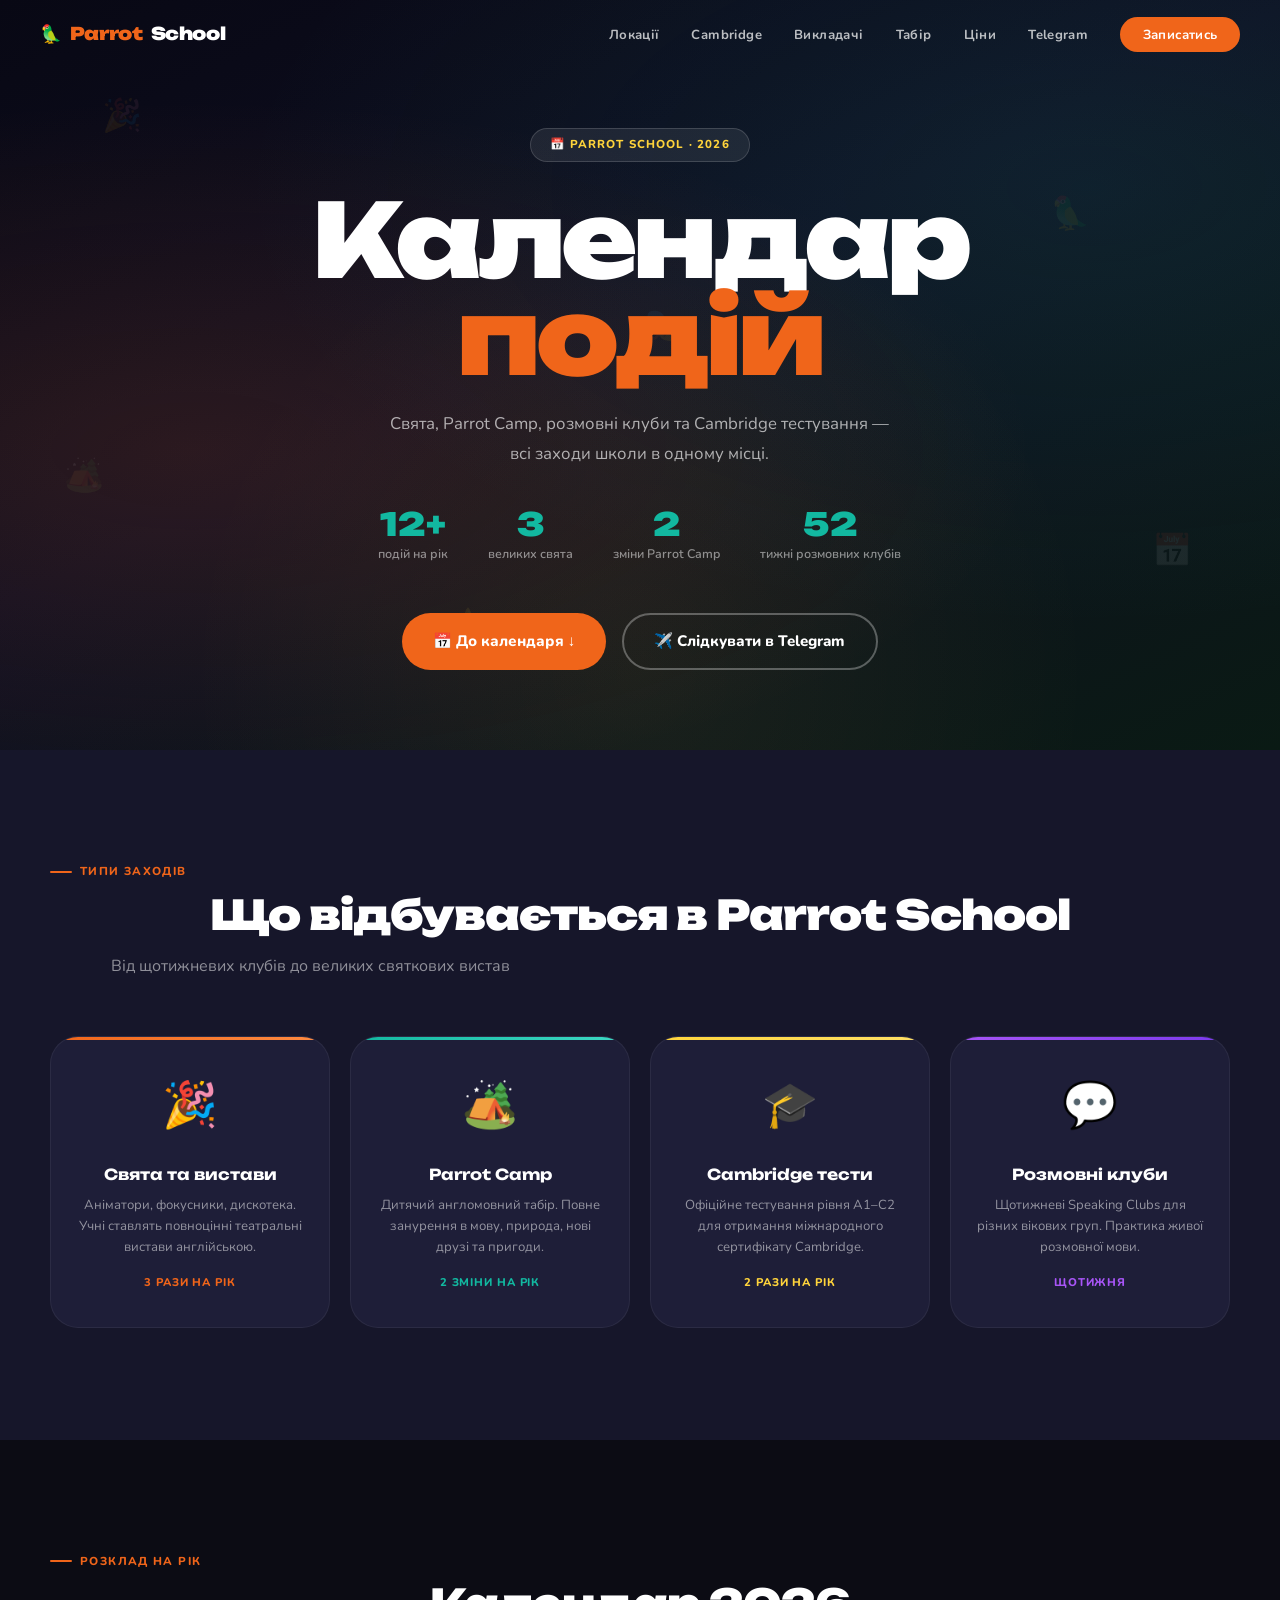
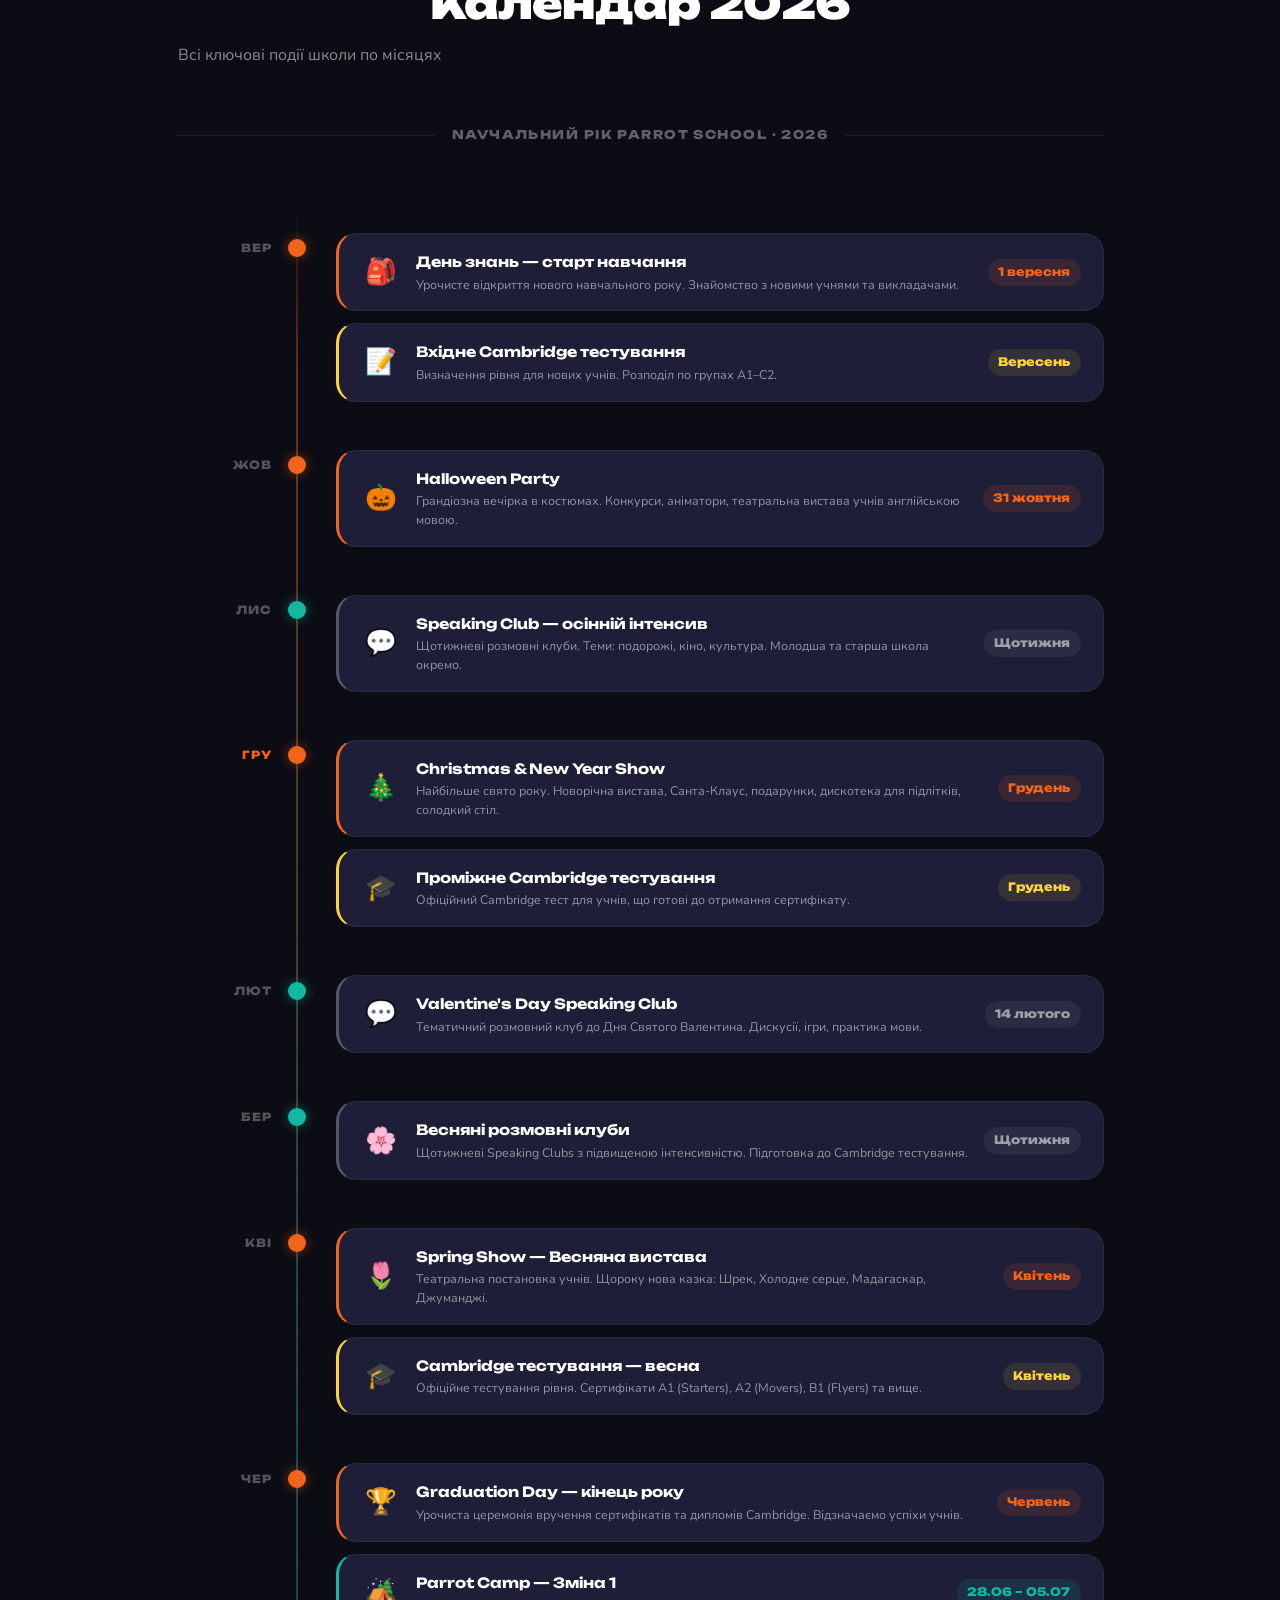
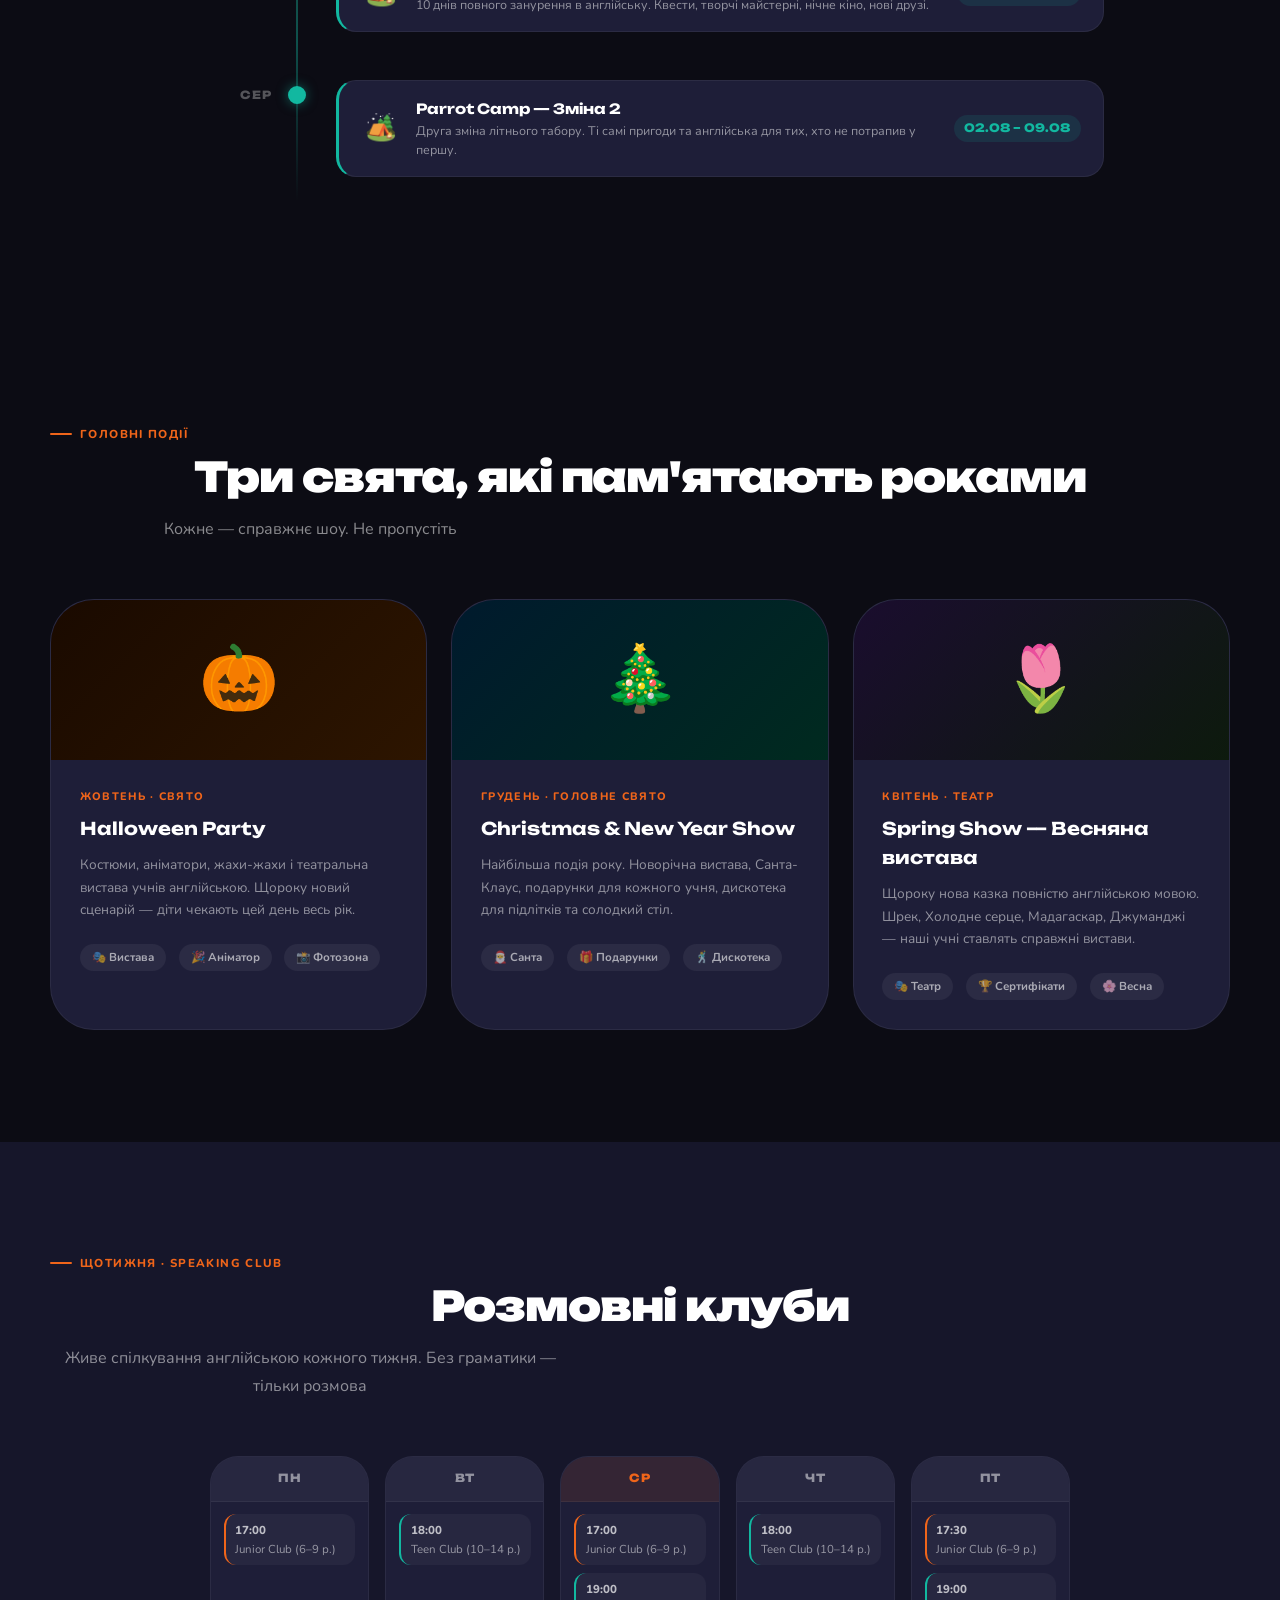
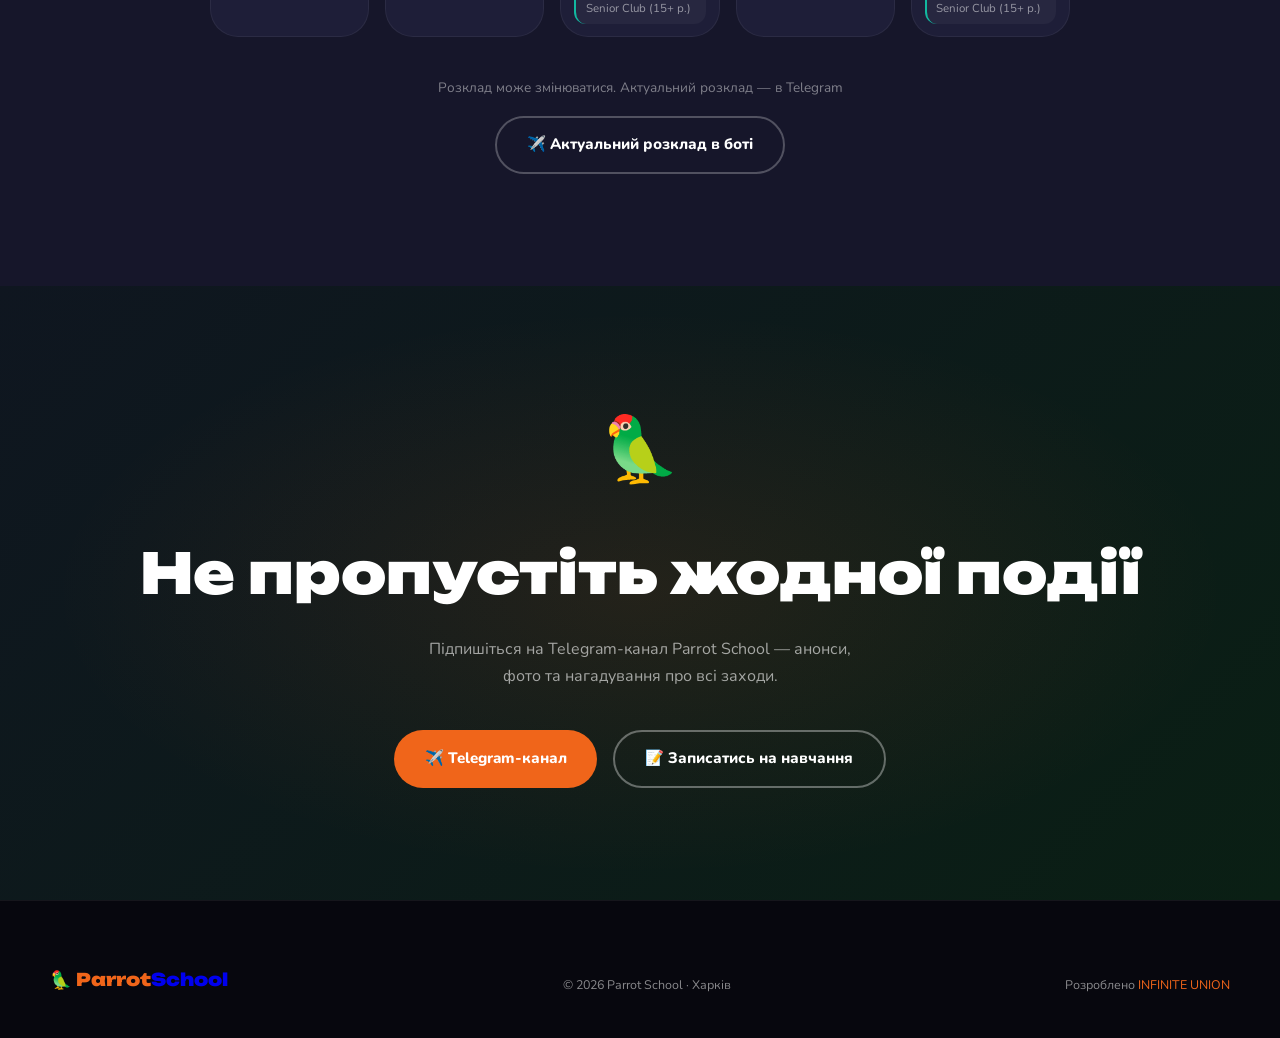
<file: pages/events-calendar.html>
<!DOCTYPE html>
<html lang="uk">
<head>
<meta charset="UTF-8">
<meta name="viewport" content="width=device-width, initial-scale=1.0">
<title>Календар подій Parrot School 2026 — Свята, Табір, Клуби | Харків</title>
<meta name="description" content="Календар подій Parrot School Харків 2026: дитячі свята, Parrot Camp, розмовні клуби, Cambridge тестування. Дізнайтесь про всі заходи школи англійської мови.">
<meta name="keywords" content="Parrot School події, школа англійської Харків заходи, дитячі свята Харків, Parrot Camp 2026, розмовний клуб Харків">
<link rel="canonical" href="https://parrotschool.com.ua/events-calendar">
<link rel="icon" type="image/svg+xml" href="../favicon.svg">
<link rel="shortcut icon" href="../favicon.svg">
<link rel="preconnect" href="https://fonts.googleapis.com">
<link rel="preconnect" href="https://fonts.gstatic.com" crossorigin>
<link href="https://fonts.googleapis.com/css2?family=Unbounded:wght@400;700;900&family=Nunito:wght@400;600;700;800&display=swap" rel="stylesheet">
<link rel="stylesheet" href="../src/css/styles.css">

<!-- Open Graph -->
<meta property="og:title" content="Календар подій Parrot School 2026">
<meta property="og:description" content="Свята, Parrot Camp, розмовні клуби та Cambridge тестування. Всі події школи англійської мови у Харкові.">
<meta property="og:type" content="website">
<meta property="og:url" content="https://parrotschool.com.ua/events-calendar">

<!-- Schema.org -->
<script type="application/ld+json">
{
  "@context": "https://schema.org",
  "@type": "EventSeries",
  "name": "Події Parrot School 2026",
  "organizer": {
    "@type": "EducationalOrganization",
    "name": "Parrot School",
    "address": {"@type": "PostalAddress", "addressLocality": "Харків", "addressCountry": "UA"}
  },
  "url": "https://parrotschool.com.ua/events-calendar"
}
</script>

<style>
/* ── HERO ── */
.cal-hero {
  min-height: 80vh;
  background: linear-gradient(155deg, #080814 0%, #0f0f22 45%, #0a1a14 100%);
  display: flex; align-items: center; justify-content: center;
  position: relative; overflow: hidden; text-align: center;
  padding: 8rem 2rem 5rem;
}
.cal-hero::before {
  content: '';
  position: absolute; inset: 0;
  background:
    radial-gradient(ellipse at 15% 60%, rgba(240,101,26,.13) 0%, transparent 55%),
    radial-gradient(ellipse at 85% 25%, rgba(18,184,160,.10) 0%, transparent 55%),
    radial-gradient(ellipse at 50% 90%, rgba(255,212,59,.06) 0%, transparent 50%);
}
.floating-icons {
  position: absolute; inset: 0; pointer-events: none; overflow: hidden;
}
.fi {
  position: absolute; font-size: 2rem; opacity: .07;
  animation: fi-float ease-in-out infinite;
}
.fi:nth-child(1){top:12%;left:8%;animation-duration:6s;}
.fi:nth-child(2){top:25%;left:82%;animation-duration:7.5s;animation-delay:1s;}
.fi:nth-child(3){top:60%;left:5%;animation-duration:5.5s;animation-delay:2s;}
.fi:nth-child(4){top:70%;left:90%;animation-duration:8s;animation-delay:.5s;}
.fi:nth-child(5){top:40%;left:50%;animation-duration:6.5s;animation-delay:1.5s;}
.fi:nth-child(6){top:80%;left:35%;animation-duration:7s;animation-delay:3s;}
@keyframes fi-float {
  0%,100%{transform:translateY(0) rotate(0deg);}
  50%{transform:translateY(-18px) rotate(8deg);}
}
.cal-badge {
  display: inline-flex; align-items: center; gap: .5rem;
  background: rgba(255,255,255,.08); border: 1px solid rgba(255,255,255,.15);
  border-radius: 50px; padding: .4rem 1.2rem;
  font-size: .72rem; font-weight: 800; letter-spacing: .1em;
  text-transform: uppercase; margin-bottom: 1.8rem;
  animation: fade-up .7s ease both;
  color: var(--yellow);
}
.cal-hero-title {
  font-family: var(--font-d); font-weight: 900;
  font-size: clamp(2.8rem, 8vw, 7rem);
  line-height: .95; letter-spacing: -.04em;
  margin-bottom: 1.5rem;
  animation: fade-up .7s ease .15s both;
}
.cal-hero-title span { color: var(--orange); }
.cal-hero-sub {
  font-size: 1.05rem; color: rgba(255,255,255,.65);
  max-width: 520px; margin: 0 auto 2.5rem;
  line-height: 1.75;
  animation: fade-up .7s ease .3s both;
}
.cal-hero-stats {
  display: flex; gap: 2.5rem; justify-content: center;
  flex-wrap: wrap; margin-bottom: 3rem;
  animation: fade-up .7s ease .45s both;
}
.chs { text-align: center; }
.chs-n {
  font-family: var(--font-d); font-size: 2rem; font-weight: 900;
  color: var(--teal); line-height: 1;
}
.chs-l { font-size: .78rem; color: rgba(255,255,255,.5); font-weight: 600; margin-top: .25rem; }
.cal-hero-btns { animation: fade-up .7s ease .6s both; display: flex; gap: 1rem; justify-content: center; flex-wrap: wrap; }

/* ── YEAR TIMELINE ── */
.timeline-sec {
  background: var(--dark); padding: 7rem 2rem;
}
.tl-wrap { max-width: 960px; margin: 0 auto; padding: 0 1rem; }
.tl-label {
  display: flex; align-items: center; gap: 1rem;
  font-family: var(--font-d); font-size: .75rem; font-weight: 800;
  letter-spacing: .12em; text-transform: uppercase;
  color: rgba(255,255,255,.35); margin-bottom: 4rem;
}
.tl-label::before, .tl-label::after {
  content: ''; flex: 1; height: 1px;
  background: rgba(255,255,255,.08);
}
.tl-months { display: flex; flex-direction: column; gap: 0; position: relative; }
.tl-months::before {
  content: ''; position: absolute;
  left: 120px; top: 0; bottom: 0; width: 2px;
  background: linear-gradient(180deg, transparent, rgba(240,101,26,.4) 10%, rgba(18,184,160,.4) 90%, transparent);
}
.tl-row { display: flex; gap: 0; position: relative; }
.tl-month-col {
  width: 120px; flex-shrink: 0;
  padding: 1.5rem 1.5rem 1.5rem 0;
  display: flex; align-items: flex-start; justify-content: flex-end;
}
.tl-month-name {
  font-family: var(--font-d); font-size: .7rem; font-weight: 800;
  letter-spacing: .08em; text-transform: uppercase;
  color: rgba(255,255,255,.3);
  padding-top: .4rem;
}
.tl-month-name.active { color: var(--orange); }
.tl-dot {
  position: absolute; left: 112px;
  top: 1.9rem; width: 18px; height: 18px;
  border-radius: 50%; background: var(--dark);
  border: 2px solid rgba(255,255,255,.15);
  z-index: 2; transition: all .3s;
}
.tl-dot.has-event {
  border-color: var(--orange);
  background: var(--orange);
  box-shadow: 0 0 12px rgba(240,101,26,.5);
}
.tl-dot.teal { border-color: var(--teal); background: var(--teal); box-shadow: 0 0 12px rgba(18,184,160,.5); }
.tl-dot.yellow { border-color: var(--yellow); background: var(--yellow); box-shadow: 0 0 12px rgba(255,212,59,.5); }
.tl-events { flex: 1; padding: 1.5rem 0 1.5rem 2.5rem; display: flex; flex-direction: column; gap: .75rem; }
.tl-empty { padding: 1.5rem 0 1.5rem 2.5rem; }
.tl-event-card {
  background: var(--card);
  border: 1px solid rgba(255,255,255,.06);
  border-radius: var(--r-md);
  padding: 1rem 1.4rem;
  display: flex; align-items: center; gap: 1rem;
  transition: transform .35s var(--ease), border-color .3s, background .3s;
  cursor: default;
}
.tl-event-card:hover { transform: translateX(6px); border-color: rgba(240,101,26,.25); background: rgba(255,255,255,.04); }
.tl-event-card.camp { border-left: 3px solid var(--teal); }
.tl-event-card.holiday { border-left: 3px solid var(--orange); }
.tl-event-card.cambridge { border-left: 3px solid var(--yellow); }
.tl-event-card.club { border-left: 3px solid rgba(255,255,255,.25); }
.tl-event-ico { font-size: 1.6rem; flex-shrink: 0; width: 2.4rem; text-align: center; }
.tl-event-body { flex: 1; }
.tl-event-name { font-family: var(--font-d); font-size: .88rem; font-weight: 700; margin-bottom: .15rem; }
.tl-event-desc { font-size: .78rem; color: var(--muted); line-height: 1.5; }
.tl-event-date {
  font-family: var(--font-d); font-size: .72rem; font-weight: 800;
  padding: .25rem .65rem; border-radius: 50px;
  background: rgba(255,255,255,.06); color: rgba(255,255,255,.55);
  white-space: nowrap; flex-shrink: 0;
}
.tl-event-card.camp .tl-event-date { background: rgba(18,184,160,.12); color: var(--teal); }
.tl-event-card.holiday .tl-event-date { background: rgba(240,101,26,.12); color: var(--orange); }
.tl-event-card.cambridge .tl-event-date { background: rgba(255,212,59,.1); color: var(--yellow); }

/* ── CATEGORIES ── */
.cat-sec { background: var(--mid); padding: 7rem 2rem; }
.cat-grid {
  display: grid; grid-template-columns: repeat(4, 1fr);
  gap: 1.25rem; max-width: 1180px; margin: 0 auto;
}
.cat-card {
  background: var(--card); border-radius: var(--r-lg);
  padding: 2rem 1.5rem; text-align: center;
  border: 1px solid rgba(255,255,255,.06);
  position: relative; overflow: hidden;
  transition: transform .4s var(--ease), border-color .3s;
}
.cat-card::before {
  content: ''; position: absolute; top: 0; left: 0; right: 0;
  height: 3px;
}
.cat-card.orange::before { background: linear-gradient(90deg, var(--orange), #ff8c42); }
.cat-card.teal::before { background: linear-gradient(90deg, var(--teal), #3dd9c4); }
.cat-card.yellow::before { background: linear-gradient(90deg, var(--yellow), #ffe066); }
.cat-card.purple::before { background: linear-gradient(90deg, #a855f7, #7c3aed); }
.cat-card:hover { transform: translateY(-7px); border-color: rgba(240,101,26,.2); }
.cat-ico { font-size: 2.8rem; margin-bottom: 1.2rem; display: block; }
.cat-name { font-family: var(--font-d); font-size: .95rem; font-weight: 700; margin-bottom: .5rem; }
.cat-desc { font-size: .82rem; color: var(--muted); line-height: 1.6; }
.cat-count {
  display: inline-block; margin-top: 1rem;
  font-size: .7rem; font-weight: 800; letter-spacing: .08em;
  text-transform: uppercase; color: var(--orange);
}

/* ── UPCOMING ── */
.upcoming-sec { background: var(--dark); padding: 7rem 2rem; }
.upcoming-grid { display: grid; grid-template-columns: repeat(3, 1fr); gap: 1.5rem; max-width: 1180px; margin: 0 auto; }
.up-card {
  background: var(--card); border-radius: var(--r-xl);
  overflow: hidden; border: 1px solid rgba(255,255,255,.06);
  transition: transform .4s var(--ease), box-shadow .4s;
}
.up-card:hover { transform: translateY(-8px); box-shadow: 0 24px 60px rgba(0,0,0,.4); }
.up-card-header {
  height: 160px; display: flex; align-items: center;
  justify-content: center; position: relative; overflow: hidden;
  font-size: 4rem;
}
.up-card-header.halloween { background: linear-gradient(135deg, #1a0a00, #2d1500); }
.up-card-header.newyear { background: linear-gradient(135deg, #001a2d, #002a1f); }
.up-card-header.spring { background: linear-gradient(135deg, #1a0d2e, #0d1a0d); }
.up-card-body { padding: 1.8rem; }
.up-card-label { font-size: .68rem; font-weight: 800; letter-spacing: .12em; text-transform: uppercase; color: var(--orange); margin-bottom: .5rem; }
.up-card-title { font-family: var(--font-d); font-size: 1.1rem; font-weight: 700; margin-bottom: .7rem; }
.up-card-desc { font-size: .85rem; color: var(--muted); line-height: 1.65; margin-bottom: 1.4rem; }
.up-card-meta { display: flex; align-items: center; gap: .8rem; flex-wrap: wrap; }
.up-meta-tag {
  display: flex; align-items: center; gap: .35rem;
  background: rgba(255,255,255,.06); border-radius: 50px;
  padding: .25rem .75rem; font-size: .72rem; font-weight: 700;
  color: rgba(255,255,255,.6);
}

/* ── CLUBS WEEKLY ── */
.clubs-sec { background: var(--mid); padding: 7rem 2rem; }
.clubs-week {
  max-width: 860px; margin: 0 auto;
  display: grid; grid-template-columns: repeat(5, 1fr); gap: 1rem;
}
.day-col {
  background: var(--card); border-radius: var(--r-lg);
  overflow: hidden; border: 1px solid rgba(255,255,255,.06);
  transition: transform .35s var(--ease);
}
.day-col:hover { transform: translateY(-5px); }
.day-header {
  padding: .8rem; text-align: center;
  background: rgba(255,255,255,.04);
  font-family: var(--font-d); font-size: .7rem; font-weight: 800;
  letter-spacing: .06em; text-transform: uppercase;
  color: rgba(255,255,255,.5); border-bottom: 1px solid rgba(255,255,255,.05);
}
.day-header.active { background: rgba(240,101,26,.1); color: var(--orange); }
.day-events { padding: .8rem; display: flex; flex-direction: column; gap: .5rem; }
.day-ev {
  background: rgba(255,255,255,.04); border-radius: var(--r-sm);
  padding: .5rem .6rem; font-size: .72rem; line-height: 1.4;
  border-left: 2px solid rgba(255,255,255,.15);
}
.day-ev.orange-acc { border-left-color: var(--orange); }
.day-ev.teal-acc { border-left-color: var(--teal); }
.day-ev .ev-time { font-weight: 800; color: rgba(255,255,255,.7); display: block; margin-bottom: .15rem; }
.day-ev .ev-name { color: var(--muted); }

/* ── CTA ── */
.cal-cta {
  background: linear-gradient(135deg, #0f1620 0%, #0a1f14 100%);
  padding: 7rem 2rem; text-align: center; position: relative; overflow: hidden;
}
.cal-cta::before {
  content: ''; position: absolute; inset: 0;
  background: radial-gradient(ellipse at center, rgba(240,101,26,.1) 0%, transparent 65%);
}
.cal-cta-ico { font-size: 4rem; margin-bottom: 1.5rem; display: block; animation: bounce 2s ease infinite; }
@keyframes bounce { 0%,100%{transform:translateY(0);} 50%{transform:translateY(-10px);} }
.cal-cta-title { font-family: var(--font-d); font-size: clamp(2rem,5vw,3.5rem); font-weight: 900; margin-bottom: 1rem; }
.cal-cta-sub { font-size: 1rem; color: rgba(255,255,255,.6); max-width: 440px; margin: 0 auto 2.5rem; line-height: 1.7; }

/* ── RESPONSIVE ── */
@media(max-width:900px) {
  .cat-grid { grid-template-columns: 1fr 1fr; }
  .upcoming-grid { grid-template-columns: 1fr 1fr; }
  .clubs-week { grid-template-columns: 1fr 1fr; }
}
@media(max-width:600px) {
  .tl-months::before { left: 80px; }
  .tl-month-col { width: 80px; }
  .tl-dot { left: 72px; }
  .tl-events { padding-left: 1.5rem; }
  .cat-grid { grid-template-columns: 1fr; }
  .upcoming-grid { grid-template-columns: 1fr; }
  .clubs-week { grid-template-columns: 1fr; }
  .cal-hero-stats { gap: 1.5rem; }
}
</style>
</head>
<body>

<a href="../index.html#main-content" class="skip-link">Перейти до основного контенту</a>

<nav class="nav" role="navigation" aria-label="Навігація">
  <a href="../index.html" class="nav-logo">🦜 <span>Parrot</span>School</a>
  <ul class="nav-links" id="nav-links" role="list">
    <li><a href="../index.html#locations">Локації</a></li>
    <li><a href="../index.html#cambridge">Cambridge</a></li>
    <li><a href="vykladachi.html">Викладачі</a></li>
    <li><a href="tabir.html">Табір</a></li>
    <li><a href="../index.html#pricing">Ціни</a></li>
    <li><a href="https://t.me/SchoolParrot_bot" target="_blank" rel="noopener noreferrer">Telegram</a></li>
    <li><a href="../index.html#pricing" class="nav-cta">Записатись</a></li>
  </ul>
  <button class="nav-burger" id="nav-burger" type="button" aria-label="Відкрити меню" aria-expanded="false" aria-controls="nav-links">
    <span></span><span></span><span></span>
  </button>
</nav>

<main id="main-content">

<!-- HERO -->
<section class="cal-hero">
  <div class="floating-icons" aria-hidden="true">
    <span class="fi">🎉</span>
    <span class="fi">🦜</span>
    <span class="fi">🏕️</span>
    <span class="fi">📅</span>
    <span class="fi">🎭</span>
    <span class="fi">⭐</span>
  </div>
  <div style="position:relative;z-index:1">
    <div class="cal-badge">📅 Parrot School · 2026</div>
    <h1 class="cal-hero-title">
      Календар<br>
      <span>подій</span>
    </h1>
    <p class="cal-hero-sub">
      Свята, Parrot Camp, розмовні клуби та Cambridge тестування —
      всі заходи школи в одному місці.
    </p>
    <div class="cal-hero-stats">
      <div class="chs"><div class="chs-n">12+</div><div class="chs-l">подій на рік</div></div>
      <div class="chs"><div class="chs-n">3</div><div class="chs-l">великих свята</div></div>
      <div class="chs"><div class="chs-n">2</div><div class="chs-l">зміни Parrot Camp</div></div>
      <div class="chs"><div class="chs-n">52</div><div class="chs-l">тижні розмовних клубів</div></div>
    </div>
    <div class="cal-hero-btns">
      <a href="#timeline" class="btn btn-primary">📅 До календаря ↓</a>
      <a href="https://t.me/parrot_school" class="btn btn-ghost" target="_blank" rel="noopener noreferrer" style="border-color:rgba(255,255,255,.3)">✈️ Слідкувати в Telegram</a>
    </div>
  </div>
</section>

<!-- CATEGORIES -->
<section class="cat-sec" id="categories">
  <div class="container">
    <div class="reveal" style="text-align:center;margin-bottom:3.5rem">
      <p class="s-eye">Типи заходів</p>
      <h2 class="s-title">Що відбувається в Parrot School</h2>
      <p class="s-sub">Від щотижневих клубів до великих святкових вистав</p>
    </div>
    <div class="cat-grid">
      <div class="cat-card orange reveal d1">
        <span class="cat-ico">🎉</span>
        <div class="cat-name">Свята та вистави</div>
        <p class="cat-desc">Аніматори, фокусники, дискотека. Учні ставлять повноцінні театральні вистави англійською.</p>
        <span class="cat-count">3 рази на рік</span>
      </div>
      <div class="cat-card teal reveal d2">
        <span class="cat-ico">🏕️</span>
        <div class="cat-name">Parrot Camp</div>
        <p class="cat-desc">Дитячий англомовний табір. Повне занурення в мову, природа, нові друзі та пригоди.</p>
        <span class="cat-count" style="color:var(--teal)">2 зміни на рік</span>
      </div>
      <div class="cat-card yellow reveal d3">
        <span class="cat-ico">🎓</span>
        <div class="cat-name">Cambridge тести</div>
        <p class="cat-desc">Офіційне тестування рівня A1–C2 для отримання міжнародного сертифікату Cambridge.</p>
        <span class="cat-count" style="color:var(--yellow)">2 рази на рік</span>
      </div>
      <div class="cat-card purple reveal d1">
        <span class="cat-ico">💬</span>
        <div class="cat-name">Розмовні клуби</div>
        <p class="cat-desc">Щотижневі Speaking Clubs для різних вікових груп. Практика живої розмовної мови.</p>
        <span class="cat-count" style="color:#a855f7">Щотижня</span>
      </div>
    </div>
  </div>
</section>

<!-- TIMELINE -->
<section class="timeline-sec" id="timeline">
  <div class="container">
    <div class="reveal" style="text-align:center;margin-bottom:3.5rem">
      <p class="s-eye">Розклад на рік</p>
      <h2 class="s-title">Календар 2026</h2>
      <p class="s-sub">Всі ключові події школи по місяцях</p>
    </div>
    <div class="tl-wrap reveal">
      <div class="tl-label">Navчальний рік Parrot School · 2026</div>
      <div class="tl-months">

        <!-- Вересень -->
        <div class="tl-row">
          <div class="tl-month-col"><div class="tl-month-name">Вер</div></div>
          <div class="tl-dot has-event"></div>
          <div class="tl-events">
            <div class="tl-event-card holiday">
              <div class="tl-event-ico">🎒</div>
              <div class="tl-event-body">
                <div class="tl-event-name">День знань — старт навчання</div>
                <div class="tl-event-desc">Урочисте відкриття нового навчального року. Знайомство з новими учнями та викладачами.</div>
              </div>
              <div class="tl-event-date">1 вересня</div>
            </div>
            <div class="tl-event-card cambridge">
              <div class="tl-event-ico">📝</div>
              <div class="tl-event-body">
                <div class="tl-event-name">Вхідне Cambridge тестування</div>
                <div class="tl-event-desc">Визначення рівня для нових учнів. Розподіл по групах A1–C2.</div>
              </div>
              <div class="tl-event-date">Вересень</div>
            </div>
          </div>
        </div>

        <!-- Жовтень -->
        <div class="tl-row">
          <div class="tl-month-col"><div class="tl-month-name">Жов</div></div>
          <div class="tl-dot has-event"></div>
          <div class="tl-events">
            <div class="tl-event-card holiday">
              <div class="tl-event-ico">🎃</div>
              <div class="tl-event-body">
                <div class="tl-event-name">Halloween Party</div>
                <div class="tl-event-desc">Грандіозна вечірка в костюмах. Конкурси, аніматори, театральна вистава учнів англійською мовою.</div>
              </div>
              <div class="tl-event-date">31 жовтня</div>
            </div>
          </div>
        </div>

        <!-- Листопад -->
        <div class="tl-row">
          <div class="tl-month-col"><div class="tl-month-name">Лис</div></div>
          <div class="tl-dot teal"></div>
          <div class="tl-events">
            <div class="tl-event-card club">
              <div class="tl-event-ico">💬</div>
              <div class="tl-event-body">
                <div class="tl-event-name">Speaking Club — осінній інтенсив</div>
                <div class="tl-event-desc">Щотижневі розмовні клуби. Теми: подорожі, кіно, культура. Молодша та старша школа окремо.</div>
              </div>
              <div class="tl-event-date">Щотижня</div>
            </div>
          </div>
        </div>

        <!-- Грудень -->
        <div class="tl-row">
          <div class="tl-month-col"><div class="tl-month-name active">Гру</div></div>
          <div class="tl-dot has-event"></div>
          <div class="tl-events">
            <div class="tl-event-card holiday">
              <div class="tl-event-ico">🎄</div>
              <div class="tl-event-body">
                <div class="tl-event-name">Christmas & New Year Show</div>
                <div class="tl-event-desc">Найбільше свято року. Новорічна вистава, Санта-Клаус, подарунки, дискотека для підлітків, солодкий стіл.</div>
              </div>
              <div class="tl-event-date">Грудень</div>
            </div>
            <div class="tl-event-card cambridge">
              <div class="tl-event-ico">🎓</div>
              <div class="tl-event-body">
                <div class="tl-event-name">Проміжне Cambridge тестування</div>
                <div class="tl-event-desc">Офіційний Cambridge тест для учнів, що готові до отримання сертифікату.</div>
              </div>
              <div class="tl-event-date">Грудень</div>
            </div>
          </div>
        </div>

        <!-- Лютий -->
        <div class="tl-row">
          <div class="tl-month-col"><div class="tl-month-name">Лют</div></div>
          <div class="tl-dot teal"></div>
          <div class="tl-events">
            <div class="tl-event-card club">
              <div class="tl-event-ico">💬</div>
              <div class="tl-event-body">
                <div class="tl-event-name">Valentine's Day Speaking Club</div>
                <div class="tl-event-desc">Тематичний розмовний клуб до Дня Святого Валентина. Дискусії, ігри, практика мови.</div>
              </div>
              <div class="tl-event-date">14 лютого</div>
            </div>
          </div>
        </div>

        <!-- Березень -->
        <div class="tl-row">
          <div class="tl-month-col"><div class="tl-month-name">Бер</div></div>
          <div class="tl-dot teal"></div>
          <div class="tl-events">
            <div class="tl-event-card club">
              <div class="tl-event-ico">🌸</div>
              <div class="tl-event-body">
                <div class="tl-event-name">Весняні розмовні клуби</div>
                <div class="tl-event-desc">Щотижневі Speaking Clubs з підвищеною інтенсивністю. Підготовка до Cambridge тестування.</div>
              </div>
              <div class="tl-event-date">Щотижня</div>
            </div>
          </div>
        </div>

        <!-- Квітень -->
        <div class="tl-row">
          <div class="tl-month-col"><div class="tl-month-name">Кві</div></div>
          <div class="tl-dot has-event"></div>
          <div class="tl-events">
            <div class="tl-event-card holiday">
              <div class="tl-event-ico">🌷</div>
              <div class="tl-event-body">
                <div class="tl-event-name">Spring Show — Весняна вистава</div>
                <div class="tl-event-desc">Театральна постановка учнів. Щороку нова казка: Шрек, Холодне серце, Мадагаскар, Джуманджі.</div>
              </div>
              <div class="tl-event-date">Квітень</div>
            </div>
            <div class="tl-event-card cambridge">
              <div class="tl-event-ico">🎓</div>
              <div class="tl-event-body">
                <div class="tl-event-name">Cambridge тестування — весна</div>
                <div class="tl-event-desc">Офіційне тестування рівня. Сертифікати A1 (Starters), A2 (Movers), B1 (Flyers) та вище.</div>
              </div>
              <div class="tl-event-date">Квітень</div>
            </div>
          </div>
        </div>

        <!-- Червень -->
        <div class="tl-row">
          <div class="tl-month-col"><div class="tl-month-name">Чер</div></div>
          <div class="tl-dot has-event"></div>
          <div class="tl-events">
            <div class="tl-event-card holiday">
              <div class="tl-event-ico">🏆</div>
              <div class="tl-event-body">
                <div class="tl-event-name">Graduation Day — кінець року</div>
                <div class="tl-event-desc">Урочиста церемонія вручення сертифікатів та дипломів Cambridge. Відзначаємо успіхи учнів.</div>
              </div>
              <div class="tl-event-date">Червень</div>
            </div>
            <div class="tl-event-card camp">
              <div class="tl-event-ico">🏕️</div>
              <div class="tl-event-body">
                <div class="tl-event-name">Parrot Camp — Зміна 1</div>
                <div class="tl-event-desc">10 днів повного занурення в англійську. Квести, творчі майстерні, нічне кіно, нові друзі.</div>
              </div>
              <div class="tl-event-date">28.06 – 05.07</div>
            </div>
          </div>
        </div>

        <!-- Серпень -->
        <div class="tl-row">
          <div class="tl-month-col"><div class="tl-month-name">Сер</div></div>
          <div class="tl-dot teal"></div>
          <div class="tl-events">
            <div class="tl-event-card camp">
              <div class="tl-event-ico">🏕️</div>
              <div class="tl-event-body">
                <div class="tl-event-name">Parrot Camp — Зміна 2</div>
                <div class="tl-event-desc">Друга зміна літнього табору. Ті самі пригоди та англійська для тих, хто не потрапив у першу.</div>
              </div>
              <div class="tl-event-date">02.08 – 09.08</div>
            </div>
          </div>
        </div>

      </div>
    </div>
  </div>
</section>

<!-- UPCOMING (3 головних свята) -->
<section class="upcoming-sec" id="upcoming">
  <div class="container">
    <div class="reveal" style="text-align:center;margin-bottom:3.5rem">
      <p class="s-eye">Головні події</p>
      <h2 class="s-title">Три свята, які пам'ятають роками</h2>
      <p class="s-sub">Кожне — справжнє шоу. Не пропустіть</p>
    </div>
    <div class="upcoming-grid">
      <div class="up-card reveal d1">
        <div class="up-card-header halloween">🎃</div>
        <div class="up-card-body">
          <div class="up-card-label">Жовтень · Свято</div>
          <div class="up-card-title">Halloween Party</div>
          <p class="up-card-desc">Костюми, аніматори, жахи-жахи і театральна вистава учнів англійською. Щороку новий сценарій — діти чекають цей день весь рік.</p>
          <div class="up-card-meta">
            <span class="up-meta-tag">🎭 Вистава</span>
            <span class="up-meta-tag">🎉 Аніматор</span>
            <span class="up-meta-tag">📸 Фотозона</span>
          </div>
        </div>
      </div>
      <div class="up-card reveal d2">
        <div class="up-card-header newyear">🎄</div>
        <div class="up-card-body">
          <div class="up-card-label">Грудень · Головне свято</div>
          <div class="up-card-title">Christmas & New Year Show</div>
          <p class="up-card-desc">Найбільша подія року. Новорічна вистава, Санта-Клаус, подарунки для кожного учня, дискотека для підлітків та солодкий стіл.</p>
          <div class="up-card-meta">
            <span class="up-meta-tag">🎅 Санта</span>
            <span class="up-meta-tag">🎁 Подарунки</span>
            <span class="up-meta-tag">🕺 Дискотека</span>
          </div>
        </div>
      </div>
      <div class="up-card reveal d3">
        <div class="up-card-header spring">🌷</div>
        <div class="up-card-body">
          <div class="up-card-label">Квітень · Театр</div>
          <div class="up-card-title">Spring Show — Весняна вистава</div>
          <p class="up-card-desc">Щороку нова казка повністю англійською мовою. Шрек, Холодне серце, Мадагаскар, Джуманджі — наші учні ставлять справжні вистави.</p>
          <div class="up-card-meta">
            <span class="up-meta-tag">🎭 Театр</span>
            <span class="up-meta-tag">🏆 Сертифікати</span>
            <span class="up-meta-tag">🌸 Весна</span>
          </div>
        </div>
      </div>
    </div>
  </div>
</section>

<!-- SPEAKING CLUBS WEEKLY -->
<section class="clubs-sec" id="clubs">
  <div class="container">
    <div class="reveal" style="text-align:center;margin-bottom:3.5rem">
      <p class="s-eye">Щотижня · Speaking Club</p>
      <h2 class="s-title">Розмовні клуби</h2>
      <p class="s-sub">Живе спілкування англійською кожного тижня. Без граматики — тільки розмова</p>
    </div>
    <div class="clubs-week reveal">
      <div class="day-col">
        <div class="day-header">Пн</div>
        <div class="day-events">
          <div class="day-ev orange-acc">
            <span class="ev-time">17:00</span>
            <span class="ev-name">Junior Club (6–9 р.)</span>
          </div>
        </div>
      </div>
      <div class="day-col">
        <div class="day-header">Вт</div>
        <div class="day-events">
          <div class="day-ev teal-acc">
            <span class="ev-time">18:00</span>
            <span class="ev-name">Teen Club (10–14 р.)</span>
          </div>
        </div>
      </div>
      <div class="day-col">
        <div class="day-header active">Ср</div>
        <div class="day-events">
          <div class="day-ev orange-acc">
            <span class="ev-time">17:00</span>
            <span class="ev-name">Junior Club (6–9 р.)</span>
          </div>
          <div class="day-ev teal-acc">
            <span class="ev-time">19:00</span>
            <span class="ev-name">Senior Club (15+ р.)</span>
          </div>
        </div>
      </div>
      <div class="day-col">
        <div class="day-header">Чт</div>
        <div class="day-events">
          <div class="day-ev teal-acc">
            <span class="ev-time">18:00</span>
            <span class="ev-name">Teen Club (10–14 р.)</span>
          </div>
        </div>
      </div>
      <div class="day-col">
        <div class="day-header">Пт</div>
        <div class="day-events">
          <div class="day-ev orange-acc">
            <span class="ev-time">17:30</span>
            <span class="ev-name">Junior Club (6–9 р.)</span>
          </div>
          <div class="day-ev teal-acc">
            <span class="ev-time">19:00</span>
            <span class="ev-name">Senior Club (15+ р.)</span>
          </div>
        </div>
      </div>
    </div>
    <div class="reveal" style="text-align:center;margin-top:2.5rem">
      <p style="color:rgba(255,255,255,.45);font-size:.85rem">Розклад може змінюватися. Актуальний розклад — в Telegram</p>
      <a href="https://t.me/SchoolParrot_bot" class="btn btn-ghost" style="margin-top:1rem;border-color:rgba(255,255,255,.25)" target="_blank" rel="noopener noreferrer">✈️ Актуальний розклад в боті</a>
    </div>
  </div>
</section>

<!-- CTA -->
<section class="cal-cta">
  <div style="position:relative;z-index:1">
    <span class="cal-cta-ico">🦜</span>
    <h2 class="cal-cta-title reveal">Не пропустіть жодної події</h2>
    <p class="cal-cta-sub reveal">Підпишіться на Telegram-канал Parrot School — анонси, фото та нагадування про всі заходи.</p>
    <div class="reveal" style="display:flex;gap:1rem;justify-content:center;flex-wrap:wrap">
      <a href="https://t.me/parrot_school" class="btn btn-primary" target="_blank" rel="noopener noreferrer">✈️ Telegram-канал</a>
      <a href="../index.html#pricing" class="btn btn-ghost" style="border-color:rgba(255,255,255,.35)">📝 Записатись на навчання</a>
    </div>
  </div>
</section>

</main>

<footer class="footer" role="contentinfo">
  <div style="max-width:1180px;margin:0 auto;display:flex;justify-content:space-between;align-items:center;flex-wrap:wrap;gap:1rem">
    <a href="../index.html" class="ft-logo" style="text-decoration:none">🦜 <span>Parrot</span>School</a>
    <div class="ft-copy">© 2026 Parrot School · Харків</div>
    <div class="ft-made">Розроблено <a href="https://infiniteunion.com.ua" rel="noopener noreferrer" target="_blank">INFINITE UNION</a></div>
  </div>
</footer>

<script>
// Reveal on scroll
const revealEls = document.querySelectorAll('.reveal');
const revealObs = new IntersectionObserver(entries => {
  entries.forEach(e => { if(e.isIntersecting) { e.target.classList.add('on'); e.target.classList.add('visible'); revealObs.unobserve(e.target); } });
}, { threshold: 0.12 });
revealEls.forEach(el => revealObs.observe(el));

// Nav burger
const burger = document.getElementById('nav-burger');
const navLinks = document.getElementById('nav-links');
if(burger && navLinks) {
  burger.addEventListener('click', () => {
    const open = navLinks.classList.toggle('open');
    burger.setAttribute('aria-expanded', open);
  });
}

// Nav scroll
const nav = document.querySelector('.nav');
window.addEventListener('scroll', () => {
  nav.classList.toggle('scrolled', window.scrollY > 40);
}, { passive: true });
</script>
</body>
</html>
</file>
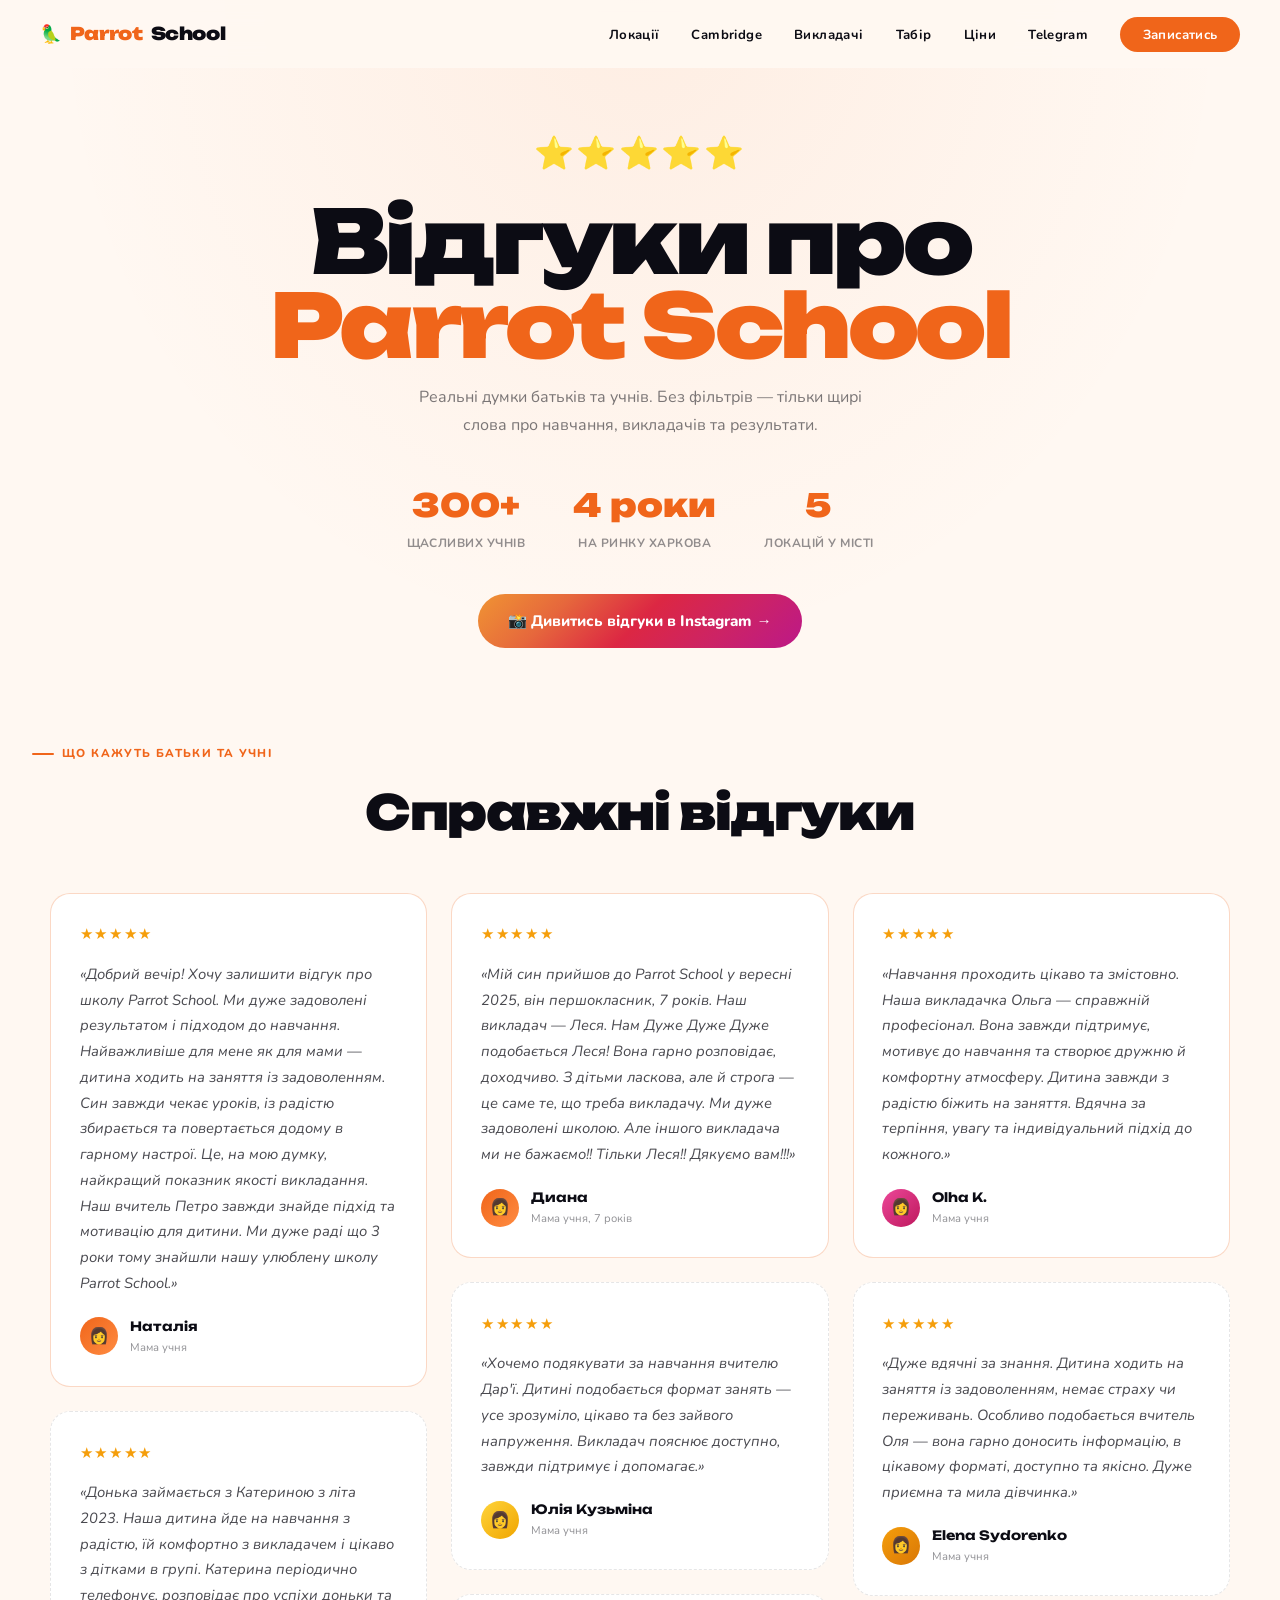
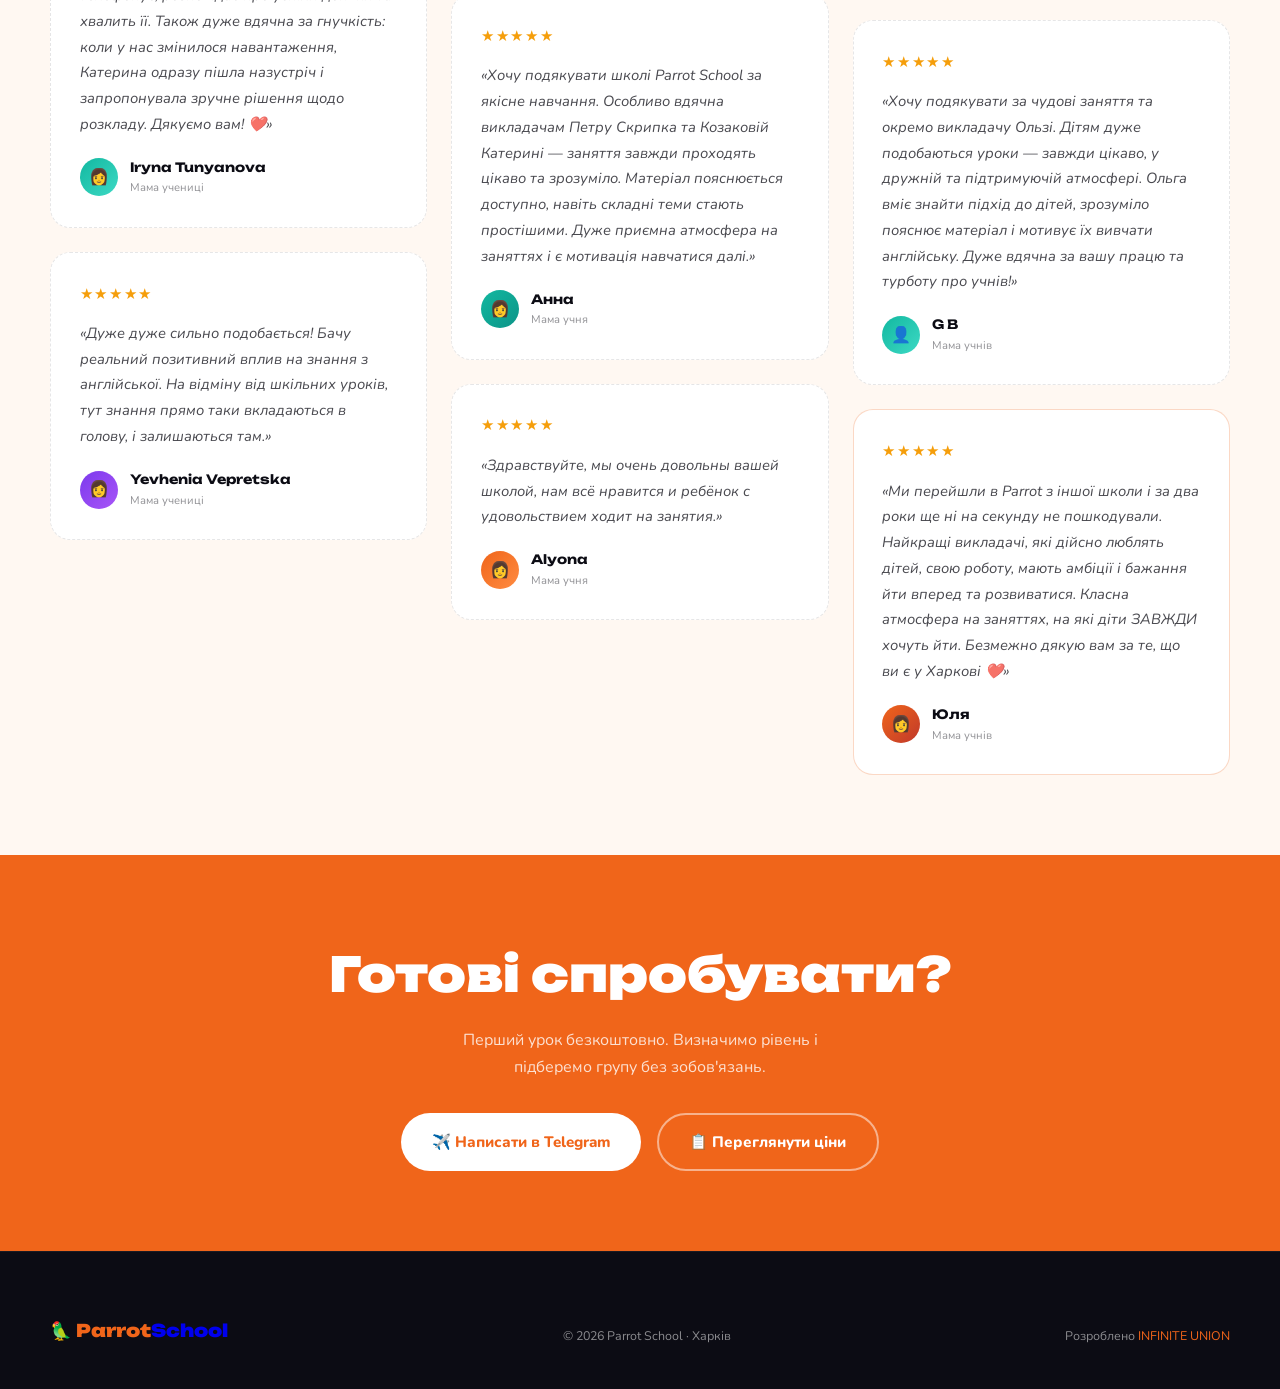
<file: pages/reviews.html>
<!DOCTYPE html>
<html lang="uk">
<head>
<meta charset="UTF-8">
<meta name="viewport" content="width=device-width, initial-scale=1.0">
<title>Відгуки про Parrot School Харків — Батьки та учні про школу англійської</title>
<meta name="description" content="Реальні відгуки батьків та учнів про школу англійської мови Parrot School у Харкові. 300+ задоволених сімей. Читайте та записуйтесь на безкоштовний урок.">
<meta name="keywords" content="відгуки Parrot School, школа англійської Харків відгуки, Parrot School Харків відгуки батьків">
<link rel="canonical" href="https://parrotschool.com.ua/reviews">
<link rel="icon" type="image/svg+xml" href="../favicon.svg">
<link rel="preconnect" href="https://fonts.googleapis.com">
<link rel="preconnect" href="https://fonts.gstatic.com" crossorigin>
<link href="https://fonts.googleapis.com/css2?family=Unbounded:wght@400;700;900&family=Nunito:wght@400;600;700;800&display=swap" rel="stylesheet">
<link rel="stylesheet" href="../src/css/styles.css">
<meta property="og:title" content="Відгуки про Parrot School Харків">
<meta property="og:description" content="300+ задоволених сімей. Реальні відгуки батьків та учнів школи англійської мови.">
<meta property="og:type" content="website">
<script type="application/ld+json">
{
  "@context": "https://schema.org",
  "@type": "EducationalOrganization",
  "name": "Parrot School",
  "aggregateRating": {"@type":"AggregateRating","ratingValue":"5","reviewCount":"300","bestRating":"5"},
  "address": {"@type":"PostalAddress","addressLocality":"Харків","addressCountry":"UA"}
}
</script>
<style>
body { background: var(--cream); color: var(--dark); }
.rv-page { background: var(--cream); color: var(--dark); }

.rv-hero {
  background: var(--cream);
  padding: 8rem 2rem 4rem;
  text-align: center;
  position: relative; overflow: hidden;
}
.rv-hero::before {
  content: ''; position: absolute; inset: 0;
  background: radial-gradient(ellipse at 50% 0%, rgba(240,101,26,.07) 0%, transparent 65%);
}
.rv-stars { font-size: 2rem; margin-bottom: 1.2rem; letter-spacing: .15rem; }
.rv-hero-title {
  font-family: var(--font-d); font-weight: 900;
  font-size: clamp(2.8rem, 7vw, 5.5rem);
  line-height: .95; letter-spacing: -.04em;
  color: var(--dark); margin-bottom: 1rem;
}
.rv-hero-title span { color: var(--orange); }
.rv-hero-sub { font-size: 1rem; color: rgba(12,12,20,.55); max-width: 480px; margin: 0 auto 2.5rem; line-height: 1.75; }
.rv-counters { display: flex; gap: 3rem; justify-content: center; flex-wrap: wrap; margin-bottom: 2.5rem; }
.rv-c { text-align: center; }
.rv-c-n { font-family: var(--font-d); font-size: 2rem; font-weight: 900; color: var(--orange); }
.rv-c-l { font-size: .75rem; color: rgba(12,12,20,.45); font-weight: 700; margin-top: .15rem; letter-spacing: .04em; text-transform: uppercase; }

/* REVIEW CARDS — масонрі в стилі сторінки */
.rv-section { background: var(--cream); padding: 2rem 2rem 5rem; }
.rv-masonry { columns: 3; column-gap: 1.5rem; max-width: 1180px; margin: 0 auto; }
.rv-card {
  break-inside: avoid; margin-bottom: 1.5rem;
  background: #fff; border-radius: 20px;
  padding: 1.8rem; border: 1.5px dashed rgba(12,12,20,.1);
  transition: border-color .3s, transform .35s;
}
.rv-card:hover { border-color: rgba(240,101,26,.35); transform: translateY(-4px); }
.rv-card.featured { border-style: solid; border-color: rgba(240,101,26,.25); }
.rv-card-stars { color: #f59e0b; font-size: .95rem; margin-bottom: .9rem; letter-spacing: .1rem; }
.rv-card-text { font-size: .92rem; line-height: 1.75; color: rgba(12,12,20,.75); margin-bottom: 1.2rem; font-style: italic; }
.rv-card-author { display: flex; align-items: center; gap: .75rem; }
.rv-card-ava { width: 38px; height: 38px; border-radius: 50%; background: linear-gradient(135deg,var(--orange),#ff8c42); display: flex; align-items: center; justify-content: center; font-size: 1rem; flex-shrink: 0; }
.rv-card-name { font-family: var(--font-d); font-size: .8rem; font-weight: 700; color: var(--dark); }
.rv-card-role { font-size: .7rem; color: rgba(12,12,20,.45); margin-top: .1rem; }

/* INSTAGRAM BLOCK — такий самий як на головній */
.rv-insta { background: var(--cream); padding: 0 2rem 5rem; }
.rv-insta-inner { max-width: 1180px; margin: 0 auto; }
.rv-insta-grid { display: grid; grid-template-columns: repeat(3,1fr); gap: 1rem; margin-bottom: 2rem; }
.rv-insta-ph {
  background: #fff; border-radius: var(--r-md); aspect-ratio: 1;
  display: flex; flex-direction: column; align-items: center; justify-content: center;
  gap: .5rem; font-size: .8rem; color: rgba(12,12,20,.4);
  border: 2px dashed rgba(12,12,20,.1); transition: border-color .3s;
}
.rv-insta-ph span:first-child { font-size: 2rem; }
.rv-insta-ph:hover { border-color: rgba(240,101,26,.3); }

/* CTA */
.rv-cta { background: var(--orange); padding: 5rem 2rem; text-align: center; }
.rv-cta-title { font-family: var(--font-d); font-size: clamp(1.8rem,4vw,3rem); font-weight: 900; color: #fff; margin-bottom: .8rem; }
.rv-cta-sub { color: rgba(255,255,255,.8); max-width: 400px; margin: 0 auto 2rem; line-height: 1.7; }

/* Footer light */
.footer { background: var(--dark); }

@media(max-width:900px){ .rv-masonry{ columns:2; } .rv-insta-grid{ grid-template-columns:repeat(2,1fr); } }
@media(max-width:580px){ .rv-masonry{ columns:1; } .rv-counters{ gap:1.5rem; } }
</style>
</head>
<body class="rv-page">

<a href="../index.html#main-content" class="skip-link">Перейти до основного контенту</a>

<nav class="nav scrolled" role="navigation" style="background:rgba(255,248,242,.95);backdrop-filter:blur(12px)">
  <a href="../index.html" class="nav-logo" style="color:var(--dark)">🦜 <span>Parrot</span>School</a>
  <ul class="nav-links" id="nav-links" role="list">
    <li><a href="../index.html#locations" style="color:var(--dark)">Локації</a></li>
    <li><a href="../index.html#cambridge" style="color:var(--dark)">Cambridge</a></li>
    <li><a href="vykladachi.html" style="color:var(--dark)">Викладачі</a></li>
    <li><a href="tabir.html" style="color:var(--dark)">Табір</a></li>
    <li><a href="../index.html#pricing" style="color:var(--dark)">Ціни</a></li>
    <li><a href="https://t.me/SchoolParrot_bot" target="_blank" rel="noopener noreferrer" style="color:var(--dark)">Telegram</a></li>
    <li><a href="../index.html#pricing" class="nav-cta">Записатись</a></li>
  </ul>
  <button class="nav-burger" id="nav-burger" type="button" aria-label="Відкрити меню" aria-expanded="false" aria-controls="nav-links">
    <span style="background:var(--dark)"></span><span style="background:var(--dark)"></span><span style="background:var(--dark)"></span>
  </button>
</nav>

<main id="main-content">

<!-- HERO -->
<section class="rv-hero">
  <div style="position:relative;z-index:1">
    <div class="rv-stars">⭐⭐⭐⭐⭐</div>
    <h1 class="rv-hero-title">Відгуки про<br><span>Parrot School</span></h1>
    <p class="rv-hero-sub">Реальні думки батьків та учнів. Без фільтрів — тільки щирі слова про навчання, викладачів та результати.</p>
    <div class="rv-counters">
      <div class="rv-c"><div class="rv-c-n">300+</div><div class="rv-c-l">щасливих учнів</div></div>
      
      <div class="rv-c"><div class="rv-c-n">4 роки</div><div class="rv-c-l">на ринку Харкова</div></div>
      <div class="rv-c"><div class="rv-c-n">5</div><div class="rv-c-l">локацій у місті</div></div>
    </div>
    <a href="https://www.instagram.com/parrot_school/" class="btn btn-primary" target="_blank" rel="noopener noreferrer" style="background:linear-gradient(135deg,#f09433,#e6683c,#dc2743,#cc2366,#bc1888)">
      📸 Дивитись відгуки в Instagram →
    </a>
  </div>
</section>

<!-- ВІДГУКИ MASONRY -->
<section class="rv-section">
  <div style="text-align:center;margin-bottom:2.5rem">
    <p class="s-eye" style="color:var(--orange)">Що кажуть батьки та учні</p>
    <h2 style="font-family:var(--font-d);font-size:clamp(2rem,4vw,3rem);font-weight:900;color:var(--dark);letter-spacing:-.03em">Справжні відгуки</h2>
  </div>
  <div class="rv-masonry">

    <div class="rv-card featured">
      <div class="rv-card-stars">★★★★★</div>
      <p class="rv-card-text">«Добрий вечір! Хочу залишити відгук про школу Parrot School. Ми дуже задоволені результатом і підходом до навчання. Найважливіше для мене як для мами — дитина ходить на заняття із задоволенням. Син завжди чекає уроків, із радістю збирається та повертається додому в гарному настрої. Це, на мою думку, найкращий показник якості викладання. Наш вчитель Петро завжди знайде підхід та мотивацію для дитини. Ми дуже раді що 3 роки тому знайшли нашу улюблену школу Parrot School.»</p>
      <div class="rv-card-author">
        <div class="rv-card-ava">👩</div>
        <div><div class="rv-card-name">Наталія</div><div class="rv-card-role">Мама учня</div></div>
      </div>
    </div>

    <div class="rv-card">
      <div class="rv-card-stars">★★★★★</div>
      <p class="rv-card-text">«Донька займається з Катериною з літа 2023. Наша дитина йде на навчання з радістю, їй комфортно з викладачем і цікаво з дітками в групі. Катерина періодично телефонує, розповідає про успіхи доньки та хвалить її. Також дуже вдячна за гнучкість: коли у нас змінилося навантаження, Катерина одразу пішла назустріч і запропонувала зручне рішення щодо розкладу. Дякуємо вам! ❤️»</p>
      <div class="rv-card-author">
        <div class="rv-card-ava" style="background:linear-gradient(135deg,#12B8A0,#3dd9c4)">👩</div>
        <div><div class="rv-card-name">Iryna Tunyanova</div><div class="rv-card-role">Мама учениці</div></div>
      </div>
    </div>

    <div class="rv-card">
      <div class="rv-card-stars">★★★★★</div>
      <p class="rv-card-text">«Дуже дуже сильно подобається! Бачу реальний позитивний вплив на знання з англійської. На відміну від шкільних уроків, тут знання прямо таки вкладаються в голову, і залишаються там.»</p>
      <div class="rv-card-author">
        <div class="rv-card-ava" style="background:linear-gradient(135deg,#7c3aed,#a855f7)">👩</div>
        <div><div class="rv-card-name">Yevhenia Vepretska</div><div class="rv-card-role">Мама учениці</div></div>
      </div>
    </div>

    <div class="rv-card featured">
      <div class="rv-card-stars">★★★★★</div>
      <p class="rv-card-text">«Мій син прийшов до Parrot School у вересні 2025, він першокласник, 7 років. Наш викладач — Леся. Нам Дуже Дуже Дуже подобається Леся! Вона гарно розповідає, доходчиво. З дітьми ласкова, але й строга — це саме те, що треба викладачу. Ми дуже задоволені школою. Але іншого викладача ми не бажаємо!! Тільки Леся!! Дякуємо вам!!!»</p>
      <div class="rv-card-author">
        <div class="rv-card-ava" style="background:linear-gradient(135deg,var(--orange),#ff8c42)">👩</div>
        <div><div class="rv-card-name">Диана</div><div class="rv-card-role">Мама учня, 7 років</div></div>
      </div>
    </div>

    <div class="rv-card">
      <div class="rv-card-stars">★★★★★</div>
      <p class="rv-card-text">«Хочемо подякувати за навчання вчителю Дар'ї. Дитині подобається формат занять — усе зрозуміло, цікаво та без зайвого напруження. Викладач пояснює доступно, завжди підтримує і допомагає.»</p>
      <div class="rv-card-author">
        <div class="rv-card-ava" style="background:linear-gradient(135deg,#FFD43B,#f0a500)">👩</div>
        <div><div class="rv-card-name">Юлія Кузьміна</div><div class="rv-card-role">Мама учня</div></div>
      </div>
    </div>

    <div class="rv-card">
      <div class="rv-card-stars">★★★★★</div>
      <p class="rv-card-text">«Хочу подякувати школі Parrot School за якісне навчання. Особливо вдячна викладачам Петру Скрипка та Козаковій Катерині — заняття завжди проходять цікаво та зрозуміло. Матеріал пояснюється доступно, навіть складні теми стають простішими. Дуже приємна атмосфера на заняттях і є мотивація навчатися далі.»</p>
      <div class="rv-card-author">
        <div class="rv-card-ava" style="background:linear-gradient(135deg,#12B8A0,#0d9488)">👩</div>
        <div><div class="rv-card-name">Анна</div><div class="rv-card-role">Мама учня</div></div>
      </div>
    </div>

    <div class="rv-card">
      <div class="rv-card-stars">★★★★★</div>
      <p class="rv-card-text">«Здравствуйте, мы очень довольны вашей школой, нам всё нравится и ребёнок с удовольствием ходит на занятия.»</p>
      <div class="rv-card-author">
        <div class="rv-card-ava">👩</div>
        <div><div class="rv-card-name">Alyona</div><div class="rv-card-role">Мама учня</div></div>
      </div>
    </div>

    <div class="rv-card featured">
      <div class="rv-card-stars">★★★★★</div>
      <p class="rv-card-text">«Навчання проходить цікаво та змістовно. Наша викладачка Ольга — справжній професіонал. Вона завжди підтримує, мотивує до навчання та створює дружню й комфортну атмосферу. Дитина завжди з радістю біжить на заняття. Вдячна за терпіння, увагу та індивідуальний підхід до кожного.»</p>
      <div class="rv-card-author">
        <div class="rv-card-ava" style="background:linear-gradient(135deg,#ec4899,#be185d)">👩</div>
        <div><div class="rv-card-name">Olha K.</div><div class="rv-card-role">Мама учня</div></div>
      </div>
    </div>

    <div class="rv-card">
      <div class="rv-card-stars">★★★★★</div>
      <p class="rv-card-text">«Дуже вдячні за знання. Дитина ходить на заняття із задоволенням, немає страху чи переживань. Особливо подобається вчитель Оля — вона гарно доносить інформацію, в цікавому форматі, доступно та якісно. Дуже приємна та мила дівчинка.»</p>
      <div class="rv-card-author">
        <div class="rv-card-ava" style="background:linear-gradient(135deg,#f59e0b,#d97706)">👩</div>
        <div><div class="rv-card-name">Elena Sydorenko</div><div class="rv-card-role">Мама учня</div></div>
      </div>
    </div>

    <div class="rv-card">
      <div class="rv-card-stars">★★★★★</div>
      <p class="rv-card-text">«Хочу подякувати за чудові заняття та окремо викладачу Ользі. Дітям дуже подобаються уроки — завжди цікаво, у дружній та підтримуючій атмосфері. Ольга вміє знайти підхід до дітей, зрозуміло пояснює матеріал і мотивує їх вивчати англійську. Дуже вдячна за вашу працю та турботу про учнів!»</p>
      <div class="rv-card-author">
        <div class="rv-card-ava" style="background:linear-gradient(135deg,#12B8A0,#3dd9c4)">👤</div>
        <div><div class="rv-card-name">G B</div><div class="rv-card-role">Мама учнів</div></div>
      </div>
    </div>

    <div class="rv-card featured">
      <div class="rv-card-stars">★★★★★</div>
      <p class="rv-card-text">«Ми перейшли в Parrot з іншої школи і за два роки ще ні на секунду не пошкодували. Найкращі викладачі, які дійсно люблять дітей, свою роботу, мають амбіції і бажання йти вперед та розвиватися. Класна атмосфера на заняттях, на які діти ЗАВЖДИ хочуть йти. Безмежно дякую вам за те, що ви є у Харкові ❤️»</p>
      <div class="rv-card-author">
        <div class="rv-card-ava" style="background:linear-gradient(135deg,var(--orange),#c0392b)">👩</div>
        <div><div class="rv-card-name">Юля</div><div class="rv-card-role">Мама учнів</div></div>
      </div>
    </div>

  </div>
</section>



<!-- CTA -->
<section class="rv-cta">
  <h2 class="rv-cta-title">Готові спробувати?</h2>
  <p class="rv-cta-sub">Перший урок безкоштовно. Визначимо рівень і підберемо групу без зобов'язань.</p>
  <div style="display:flex;gap:1rem;justify-content:center;flex-wrap:wrap">
    <a href="https://t.me/parrot_school" class="btn btn-white" target="_blank" rel="noopener noreferrer">✈️ Написати в Telegram</a>
    <a href="../index.html#pricing" class="btn btn-ghost" style="border-color:rgba(255,255,255,.5);color:#fff">📋 Переглянути ціни</a>
  </div>
</section>

</main>

<footer class="footer" role="contentinfo">
  <div style="max-width:1180px;margin:0 auto;display:flex;justify-content:space-between;align-items:center;flex-wrap:wrap;gap:1rem">
    <a href="../index.html" class="ft-logo" style="text-decoration:none">🦜 <span>Parrot</span>School</a>
    <div class="ft-copy">© 2026 Parrot School · Харків</div>
    <div class="ft-made">Розроблено <a href="https://infiniteunion.com.ua" rel="noopener noreferrer" target="_blank">INFINITE UNION</a></div>
  </div>
</footer>

<script>
const burger = document.getElementById('nav-burger');
const navLinks = document.getElementById('nav-links');
if(burger && navLinks){
  burger.addEventListener('click', () => {
    const open = navLinks.classList.toggle('open');
    burger.setAttribute('aria-expanded', open);
  });
}
</script>
</body>
</html>
</file>
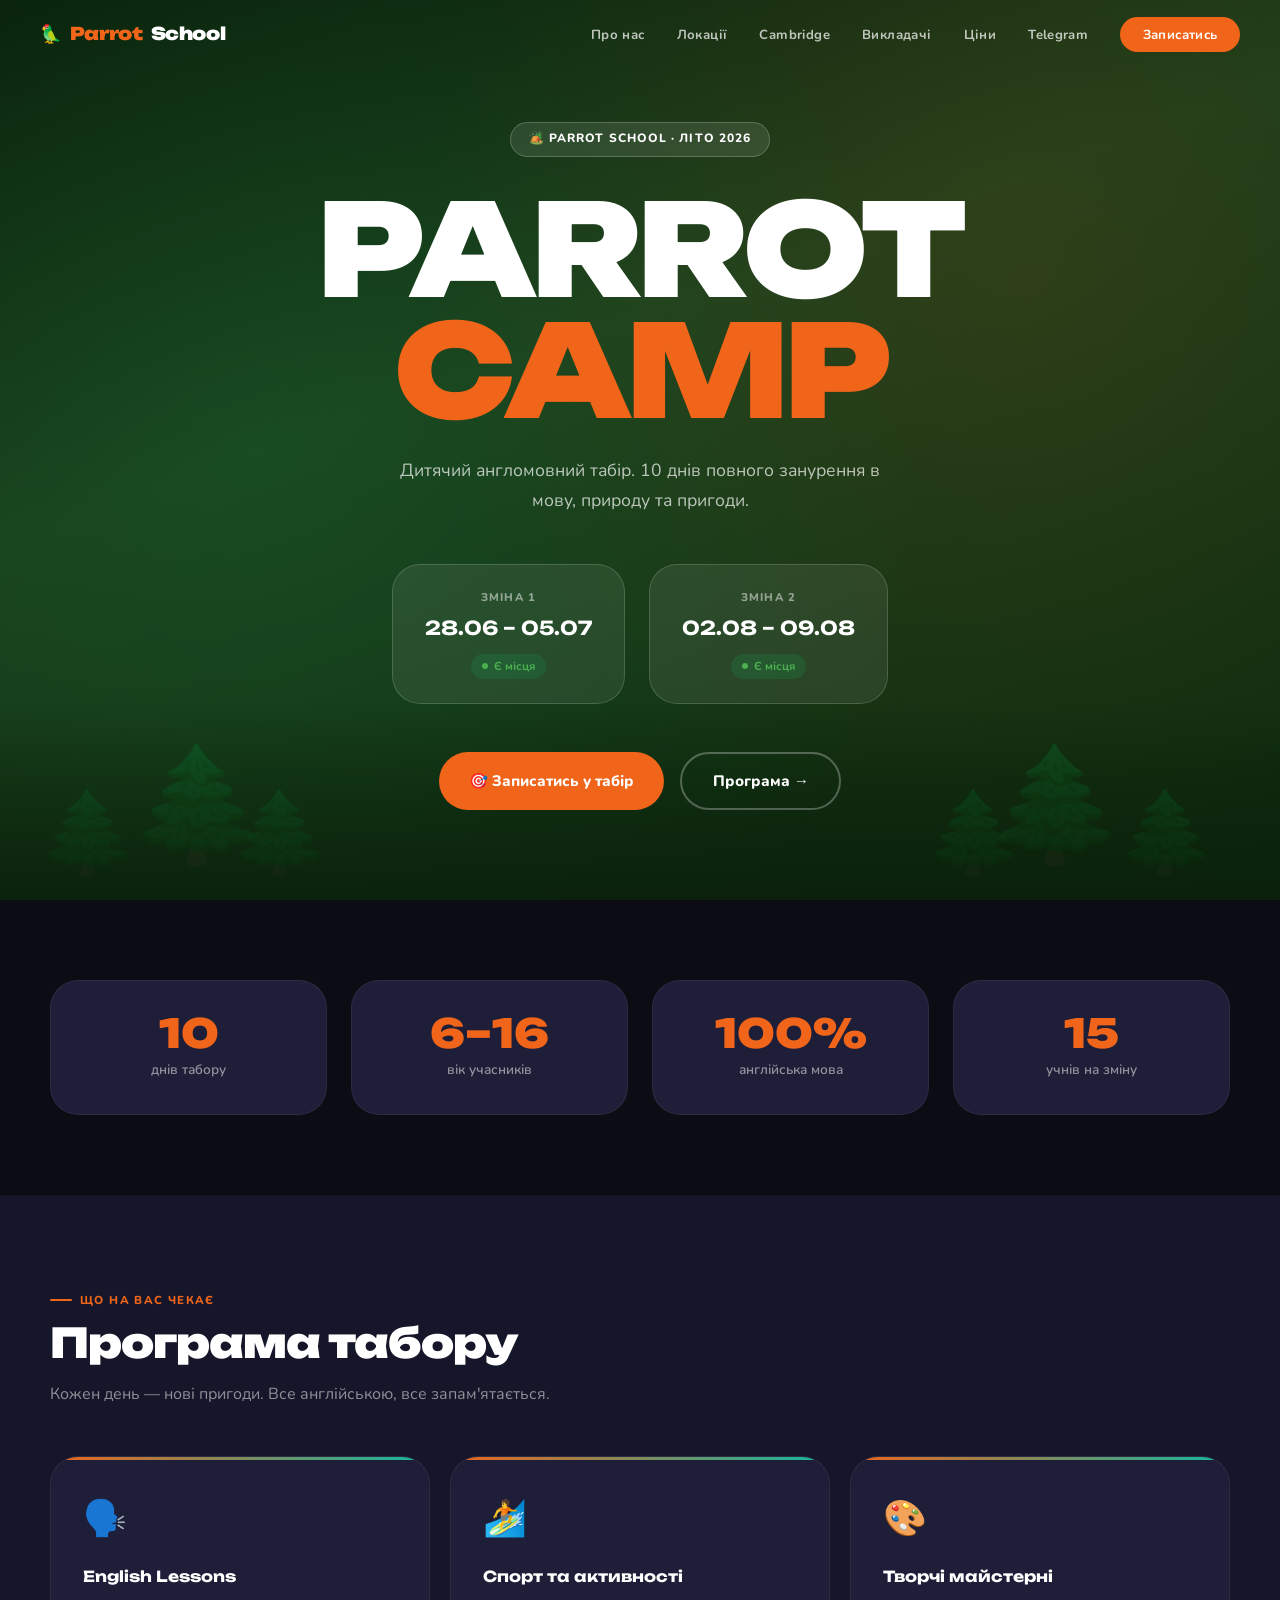
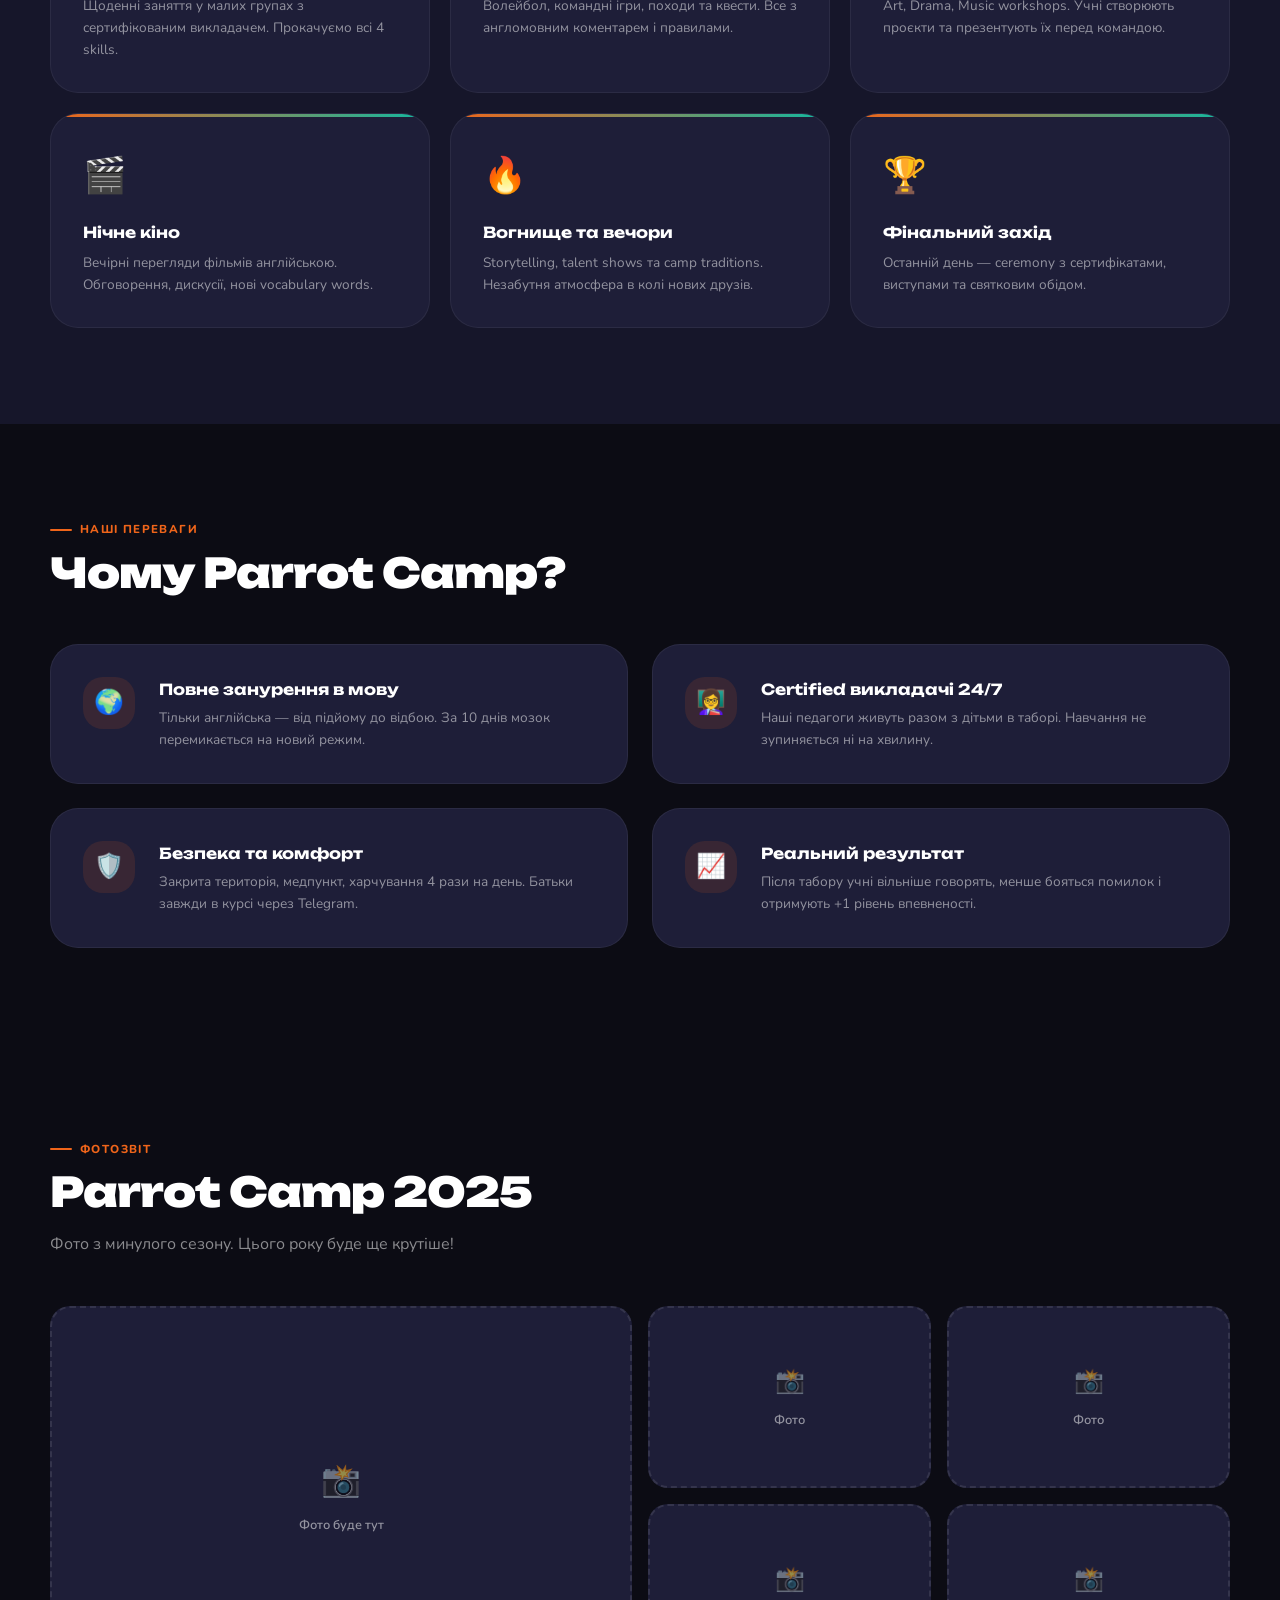
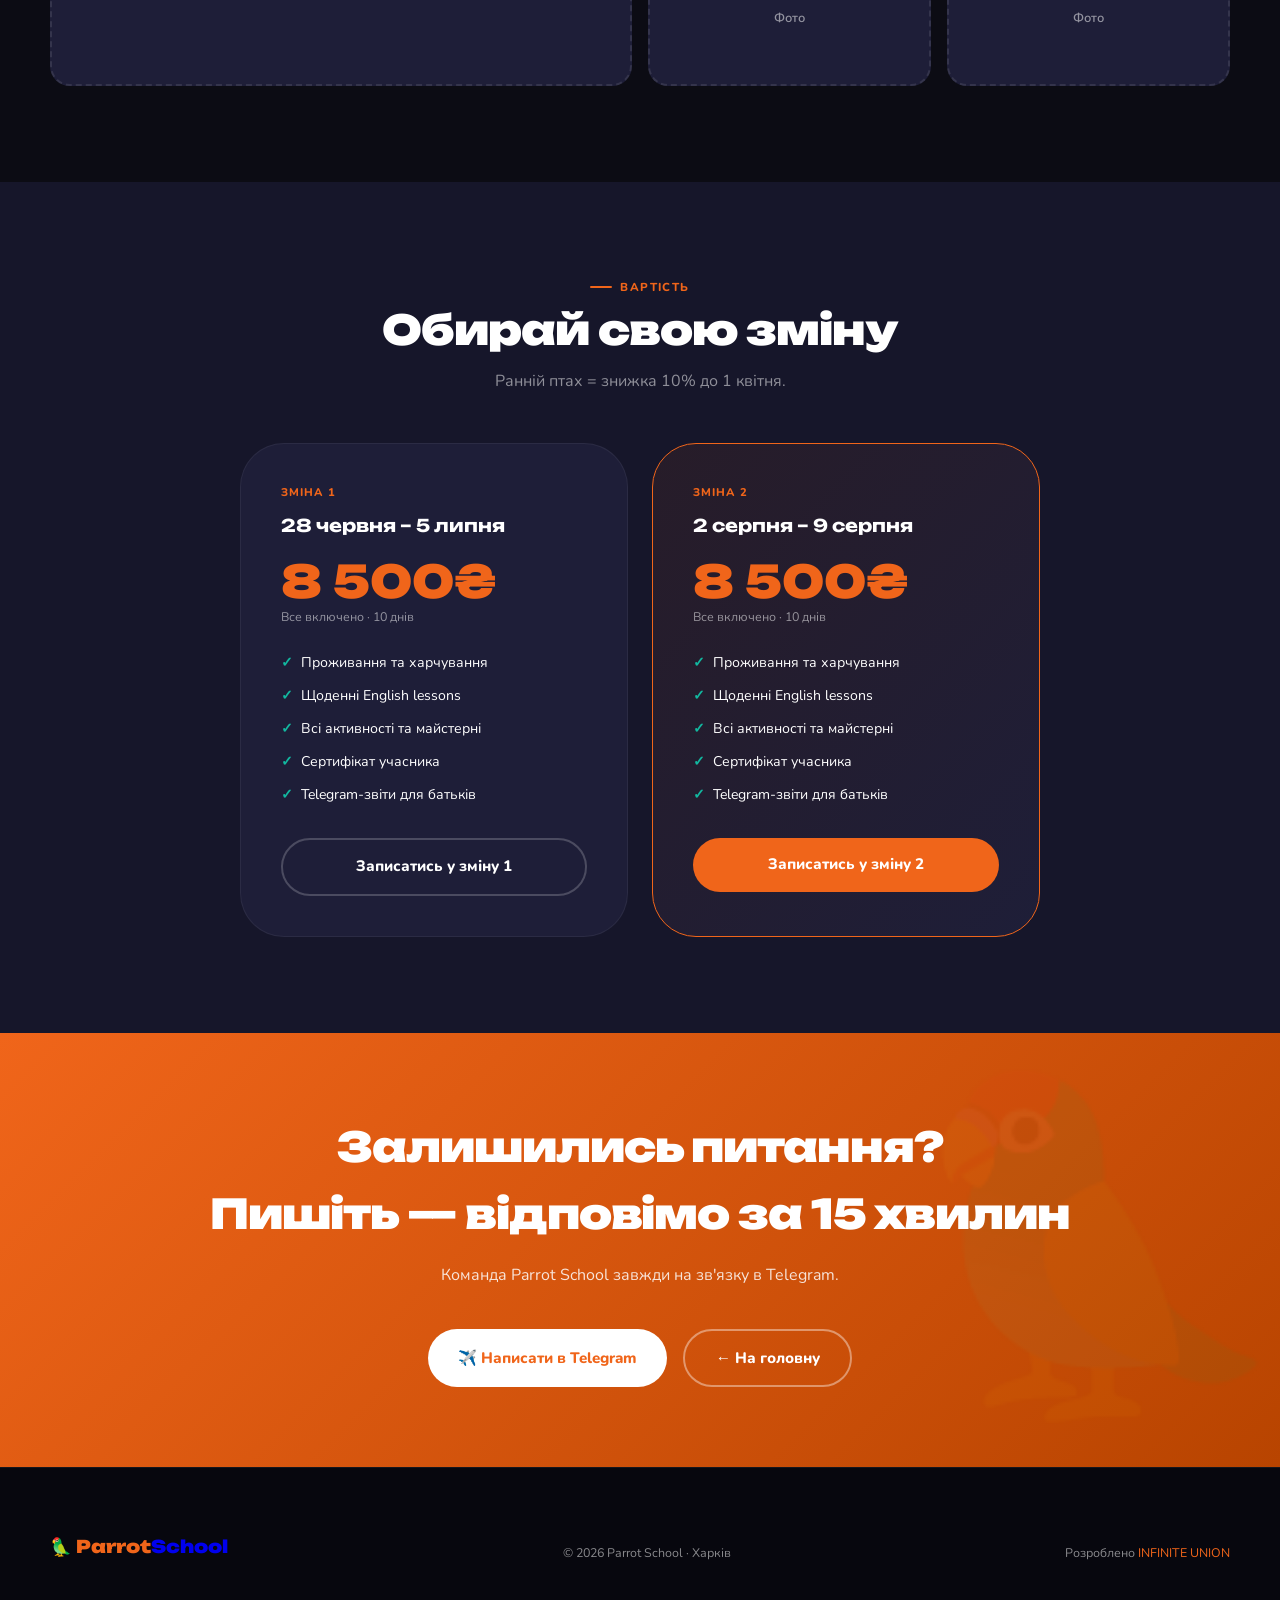
<file: pages/tabir.html>
<!DOCTYPE html>
<html lang="uk">
<head>
<meta charset="UTF-8">
<meta name="viewport" content="width=device-width, initial-scale=1.0">
<title>Parrot Camp 2026 — Дитячий англомовний табір | Харків</title>
<meta name="description" content="Parrot Camp — дитячий англомовний табір від Parrot School. Дві зміни: 28.06–05.07 та 02.08–09.08. Повністю англомовне середовище, пригоди, нові друзі.">
<link rel="canonical" href="https://parrotschool.com.ua/tabir">
<link rel="icon" type="image/svg+xml" href="../favicon.svg">
  <link rel="shortcut icon" href="../favicon.svg">
  <link rel="preconnect" href="https://fonts.googleapis.com">
<link rel="preconnect" href="https://fonts.gstatic.com" crossorigin>
<link href="https://fonts.googleapis.com/css2?family=Unbounded:wght@400;700;900&family=Nunito:wght@400;600;700;800&display=swap" rel="stylesheet">
<link rel="stylesheet" href="../src/css/styles.css">
<style>
.tabir-hero{min-height:100vh;background:linear-gradient(160deg,#0a1f0a 0%,#1a3d1a 40%,#0d2a0d 100%);display:flex;align-items:center;justify-content:center;position:relative;overflow:hidden;text-align:center;padding:6rem 2rem 4rem}
.tabir-hero::before{content:'';position:absolute;inset:0;background-image:radial-gradient(circle at 20% 50%,rgba(18,184,100,.12) 0%,transparent 60%),radial-gradient(circle at 80% 30%,rgba(240,101,26,.1) 0%,transparent 50%)}
.forest-deco{position:absolute;bottom:0;left:0;right:0;height:200px;background:linear-gradient(0deg,rgba(10,31,10,.9) 0%,transparent 100%);pointer-events:none}
.tree{position:absolute;bottom:0;font-size:5rem;opacity:.25;animation:tree-sway ease-in-out infinite}
.t1{left:3%;animation-duration:4s}
.t2{left:10%;font-size:7rem;animation-duration:5s;animation-delay:.5s}
.t3{left:18%;animation-duration:3.5s;animation-delay:1s}
.t4{right:5%;animation-duration:4.5s;animation-delay:.3s}
.t5{right:12%;font-size:7rem;animation-duration:5.5s;animation-delay:.8s}
.t6{right:20%;animation-duration:3.8s;animation-delay:1.2s}
@keyframes tree-sway{0%,100%{transform:rotate(0) translateY(0)}50%{transform:rotate(2deg) translateY(-4px)}}
.tabir-badge{display:inline-flex;align-items:center;gap:.5rem;background:rgba(255,255,255,.1);border:1px solid rgba(255,255,255,.2);border-radius:50px;padding:.4rem 1.1rem;font-size:.75rem;font-weight:800;letter-spacing:.09em;text-transform:uppercase;margin-bottom:2rem;animation:fade-up .8s ease both}
.tabir-title{font-family:var(--font-d);font-weight:900;font-size:clamp(3.5rem,10vw,8rem);line-height:.95;letter-spacing:-.04em;margin-bottom:1.5rem;animation:fade-up .8s ease .15s both}
.tabir-title span{color:var(--orange)}
.tabir-sub{font-size:1.1rem;color:rgba(255,255,255,.7);max-width:480px;margin:0 auto 3rem;line-height:1.7;animation:fade-up .8s ease .3s both}
.shifts{display:flex;gap:1.5rem;justify-content:center;flex-wrap:wrap;margin-bottom:3rem;animation:fade-up .8s ease .45s both}
.shift-card{background:rgba(255,255,255,.08);border:1px solid rgba(255,255,255,.16);border-radius:var(--r-lg);padding:1.5rem 2rem;text-align:center;min-width:200px;transition:transform .35s var(--ease),background .3s}
.shift-card:hover{transform:translateY(-4px);background:rgba(255,255,255,.14)}
.shift-label{font-size:.7rem;font-weight:800;letter-spacing:.1em;text-transform:uppercase;color:rgba(255,255,255,.5);margin-bottom:.4rem}
.shift-dates{font-family:var(--font-d);font-size:1.2rem;font-weight:700;margin-bottom:.4rem}
.shift-spots{display:inline-flex;align-items:center;gap:.35rem;background:rgba(18,184,100,.15);color:#4caf50;border-radius:50px;padding:.2rem .7rem;font-size:.72rem;font-weight:700}
.shift-spots::before{content:'';width:6px;height:6px;background:#4caf50;border-radius:50%;display:inline-block}
.tabir-actions{display:flex;gap:1rem;justify-content:center;flex-wrap:wrap;animation:fade-up .8s ease .6s both}

/* STATS */
.tabir-stats{background:var(--dark);padding:5rem 2rem}
.tabir-stats-g{display:grid;grid-template-columns:repeat(4,1fr);gap:1.5rem;max-width:1180px;margin:0 auto}
.ts-card{background:var(--card);border-radius:var(--r-lg);padding:2rem;text-align:center;border:1px solid rgba(255,255,255,.06);transition:transform .4s var(--ease)}
.ts-card:hover{transform:translateY(-6px)}
.ts-num{font-family:var(--font-d);font-size:2.5rem;font-weight:900;color:var(--orange);line-height:1;margin-bottom:.4rem}
.ts-lbl{font-size:.85rem;color:var(--muted);font-weight:600}

/* ACTIVITIES */
.activities-sec{background:var(--mid);padding:6rem 2rem}
.act-g{display:grid;grid-template-columns:repeat(3,1fr);gap:1.25rem;max-width:1180px;margin:0 auto}
.act-card{background:var(--card);border-radius:var(--r-lg);padding:2rem;border:1px solid rgba(255,255,255,.06);transition:transform .4s var(--ease),border-color .3s;position:relative;overflow:hidden}
.act-card::before{content:'';position:absolute;top:0;left:0;right:0;height:3px;background:linear-gradient(90deg,var(--orange),var(--teal))}
.act-card:hover{transform:translateY(-6px);border-color:rgba(240,101,26,.25)}
.act-ico{font-size:2.2rem;margin-bottom:1rem;display:block}
.act-t{font-family:var(--font-d);font-size:.95rem;font-weight:700;margin-bottom:.4rem}
.act-p{font-size:.85rem;color:var(--muted);line-height:1.6}

/* WHY */
.why-camp{background:var(--dark);padding:6rem 2rem}
.why-camp-g{display:grid;grid-template-columns:repeat(2,1fr);gap:1.5rem;max-width:1180px;margin:0 auto}
.wc2{background:var(--card);border-radius:var(--r-lg);padding:2rem;display:flex;gap:1.5rem;align-items:flex-start;border:1px solid rgba(255,255,255,.06);transition:transform .4s var(--ease)}
.wc2:hover{transform:translateX(6px)}
.wc2-ico{width:52px;height:52px;background:rgba(240,101,26,.12);border-radius:var(--r-md);display:flex;align-items:center;justify-content:center;font-size:1.5rem;flex-shrink:0}
.wc2-t{font-family:var(--font-d);font-size:.95rem;font-weight:700;margin-bottom:.35rem}
.wc2-p{font-size:.85rem;color:var(--muted);line-height:1.6}

/* PRICING */
.tabir-price{background:var(--mid);padding:6rem 2rem}
.price-shifts{display:grid;grid-template-columns:1fr 1fr;gap:1.5rem;max-width:800px;margin:0 auto}
.ps-card{background:var(--card);border-radius:var(--r-xl);padding:2.5rem;border:1px solid rgba(255,255,255,.06);position:relative;transition:transform .4s var(--ease),border-color .3s}
.ps-card.feat{border-color:var(--orange);background:linear-gradient(135deg,rgba(240,101,26,.08),var(--card))}
.ps-card:hover{transform:translateY(-6px)}
.ps-shift{font-size:.7rem;font-weight:800;letter-spacing:.1em;text-transform:uppercase;color:var(--orange);margin-bottom:.5rem}
.ps-dates{font-family:var(--font-d);font-size:1.1rem;font-weight:700;margin-bottom:1.2rem}
.ps-price{font-family:var(--font-d);font-size:2.8rem;font-weight:900;color:var(--orange);line-height:1;margin-bottom:.2rem}
.ps-incl{font-size:.78rem;color:var(--muted);margin-bottom:1.5rem}
.ps-feats{list-style:none;display:flex;flex-direction:column;gap:.6rem;margin-bottom:2rem}
.ps-feats li{font-size:.88rem;display:flex;align-items:center;gap:.5rem}
.ps-feats li::before{content:'✓';color:var(--teal);font-weight:800}

/* Gallery placeholders */
.gallery-sec{background:var(--dark);padding:6rem 2rem}
.gallery-g{display:grid;grid-template-columns:repeat(4,1fr);gap:1rem;max-width:1180px;margin:0 auto}
.gallery-g .big{grid-column:span 2;grid-row:span 2}
.gal-ph{background:var(--card);border-radius:var(--r-md);display:flex;align-items:center;justify-content:center;flex-direction:column;gap:.5rem;border:2px dashed rgba(255,255,255,.1);min-height:180px;color:var(--muted);font-size:.8rem;font-weight:600;transition:border-color .3s}
.gal-ph:hover{border-color:rgba(240,101,26,.4)}
.big.gal-ph{min-height:380px}

@media(max-width:768px){
  .tabir-title{font-size:clamp(3rem,14vw,5rem)}
  .shifts{flex-direction:column;align-items:center}
  .tabir-stats-g{grid-template-columns:1fr 1fr}
  .act-g{grid-template-columns:1fr}
  .why-camp-g{grid-template-columns:1fr}
  .price-shifts{grid-template-columns:1fr}
  .gallery-g{grid-template-columns:1fr 1fr}
  .gallery-g .big{grid-column:span 2}
}
</style>
</head>
<body>
<a href="../index.html#main-content" class="skip-link">Перейти до основного контенту</a>

<nav class="nav" role="navigation" aria-label="Навігація">
  <a href="../index.html" class="nav-logo">🦜 <span>Parrot</span>School</a>
  <ul class="nav-links" id="nav-links" role="list">
    <li><a href="../index.html#about">Про нас</a></li>
    <li><a href="../index.html#locations">Локації</a></li>
    <li><a href="../index.html#cambridge">Cambridge</a></li>
    <li><a href="vykladachi.html">Викладачі</a></li>
    <li><a href="#pricing">Ціни</a></li>
    <li><a href="https://t.me/SchoolParrot_bot" target="_blank" rel="noopener noreferrer">Telegram</a></li>
    <li><a href="#pricing" class="nav-cta">Записатись</a></li>
  </ul>
  <button class="nav-burger" id="nav-burger" type="button" aria-label="Відкрити меню" aria-expanded="false" aria-controls="nav-links">
    <span></span><span></span><span></span>
  </button>
</nav>

<main id="main-content">

<section class="tabir-hero">
  <div class="tree t1" aria-hidden="true">🌲</div>
  <div class="tree t2" aria-hidden="true">🌲</div>
  <div class="tree t3" aria-hidden="true">🌲</div>
  <div class="tree t4" aria-hidden="true">🌲</div>
  <div class="tree t5" aria-hidden="true">🌲</div>
  <div class="tree t6" aria-hidden="true">🌲</div>
  <div class="forest-deco" aria-hidden="true"></div>
  <div>
    <div class="tabir-badge">🏕️ Parrot School · Літо 2026</div>
    <h1 class="tabir-title">PARROT<br><span>CAMP</span></h1>
    <p class="tabir-sub">Дитячий англомовний табір. 10 днів повного занурення в мову, природу та пригоди.</p>
    <div class="shifts">
      <div class="shift-card">
        <div class="shift-label">Зміна 1</div>
        <div class="shift-dates">28.06 – 05.07</div>
        <div class="shift-spots">Є місця</div>
      </div>
      <div class="shift-card">
        <div class="shift-label">Зміна 2</div>
        <div class="shift-dates">02.08 – 09.08</div>
        <div class="shift-spots">Є місця</div>
      </div>
    </div>
    <div class="tabir-actions">
      <a href="https://t.me/parrot_school" class="btn btn-primary" target="_blank" rel="noopener noreferrer">🎯 Записатись у табір</a>
      <a href="#program" class="btn btn-ghost">Програма →</a>
    </div>
  </div>
</section>

<section class="tabir-stats">
  <div class="tabir-stats-g">
    <div class="ts-card reveal d1"><div class="ts-num">10</div><div class="ts-lbl">днів табору</div></div>
    <div class="ts-card reveal d2"><div class="ts-num">6–16</div><div class="ts-lbl">вік учасників</div></div>
    <div class="ts-card reveal d3"><div class="ts-num">100%</div><div class="ts-lbl">англійська мова</div></div>
    <div class="ts-card reveal d4"><div class="ts-num">15</div><div class="ts-lbl">учнів на зміну</div></div>
  </div>
</section>

<section class="activities-sec" id="program">
  <div class="container">
    <div class="reveal" style="margin-bottom:3rem">
      <p class="s-eye">Що на вас чекає</p>
      <h2 class="s-title">Програма табору</h2>
      <p class="s-sub">Кожен день — нові пригоди. Все англійською, все запам'ятається.</p>
    </div>
    <div class="act-g">
      <div class="act-card reveal d1"><span class="act-ico">🗣️</span><div class="act-t">English Lessons</div><p class="act-p">Щоденні заняття у малих групах з сертифікованим викладачем. Прокачуємо всі 4 skills.</p></div>
      <div class="act-card reveal d2"><span class="act-ico">🏄</span><div class="act-t">Спорт та активності</div><p class="act-p">Волейбол, командні ігри, походи та квести. Все з англомовним коментарем і правилами.</p></div>
      <div class="act-card reveal d3"><span class="act-ico">🎨</span><div class="act-t">Творчі майстерні</div><p class="act-p">Art, Drama, Music workshops. Учні створюють проєкти та презентують їх перед командою.</p></div>
      <div class="act-card reveal d1"><span class="act-ico">🎬</span><div class="act-t">Нічне кіно</div><p class="act-p">Вечірні перегляди фільмів англійською. Обговорення, дискусії, нові vocabulary words.</p></div>
      <div class="act-card reveal d2"><span class="act-ico">🔥</span><div class="act-t">Вогнище та вечори</div><p class="act-p">Storytelling, talent shows та camp traditions. Незабутня атмосфера в колі нових друзів.</p></div>
      <div class="act-card reveal d3"><span class="act-ico">🏆</span><div class="act-t">Фінальний захід</div><p class="act-p">Останній день — ceremony з сертифікатами, виступами та святковим обідом.</p></div>
    </div>
  </div>
</section>

<section class="why-camp">
  <div class="container">
    <div class="reveal" style="margin-bottom:3rem">
      <p class="s-eye">Наші переваги</p>
      <h2 class="s-title">Чому Parrot Camp?</h2>
    </div>
    <div class="why-camp-g">
      <div class="wc2 reveal d1"><div class="wc2-ico">🌍</div><div><div class="wc2-t">Повне занурення в мову</div><p class="wc2-p">Тільки англійська — від підйому до відбою. За 10 днів мозок перемикається на новий режим.</p></div></div>
      <div class="wc2 reveal d2"><div class="wc2-ico">👩‍🏫</div><div><div class="wc2-t">Certified викладачі 24/7</div><p class="wc2-p">Наші педагоги живуть разом з дітьми в таборі. Навчання не зупиняється ні на хвилину.</p></div></div>
      <div class="wc2 reveal d1"><div class="wc2-ico">🛡️</div><div><div class="wc2-t">Безпека та комфорт</div><p class="wc2-p">Закрита територія, медпункт, харчування 4 рази на день. Батьки завжди в курсі через Telegram.</p></div></div>
      <div class="wc2 reveal d2"><div class="wc2-ico">📈</div><div><div class="wc2-t">Реальний результат</div><p class="wc2-p">Після табору учні вільніше говорять, менше бояться помилок і отримують +1 рівень впевненості.</p></div></div>
    </div>
  </div>
</section>

<section class="gallery-sec">
  <div class="container">
    <div class="reveal" style="margin-bottom:3rem">
      <p class="s-eye">Фотозвіт</p>
      <h2 class="s-title">Parrot Camp 2025</h2>
      <p class="s-sub">Фото з минулого сезону. Цього року буде ще крутіше!</p>
    </div>
    <div class="gallery-g reveal">
      <div class="gal-ph big"><span style="font-size:2rem">📸</span><span>Фото буде тут</span></div>
      <div class="gal-ph"><span style="font-size:1.5rem">📸</span><span>Фото</span></div>
      <div class="gal-ph"><span style="font-size:1.5rem">📸</span><span>Фото</span></div>
      <div class="gal-ph"><span style="font-size:1.5rem">📸</span><span>Фото</span></div>
      <div class="gal-ph"><span style="font-size:1.5rem">📸</span><span>Фото</span></div>
    </div>
  </div>
</section>

<section class="tabir-price" id="pricing">
  <div class="container">
    <div class="reveal" style="margin-bottom:3rem;text-align:center">
      <p class="s-eye" style="justify-content:center">Вартість</p>
      <h2 class="s-title">Обирай свою зміну</h2>
      <p class="s-sub" style="margin:0 auto">Ранній птах = знижка 10% до 1 квітня.</p>
    </div>
    <div class="price-shifts">
      <div class="ps-card reveal d1">
        <div class="ps-shift">Зміна 1</div>
        <div class="ps-dates">28 червня – 5 липня</div>
        <div class="ps-price">8 500₴</div>
        <div class="ps-incl">Все включено · 10 днів</div>
        <ul class="ps-feats">
          <li>Проживання та харчування</li>
          <li>Щоденні English lessons</li>
          <li>Всі активності та майстерні</li>
          <li>Сертифікат учасника</li>
          <li>Telegram-звіти для батьків</li>
        </ul>
        <a href="https://t.me/parrot_school" class="btn btn-ghost" style="width:100%;justify-content:center;border-color:rgba(255,255,255,.2)" target="_blank" rel="noopener noreferrer">Записатись у зміну 1</a>
      </div>
      <div class="ps-card feat reveal d2">
        <div class="ps-shift">Зміна 2</div>
        <div class="ps-dates">2 серпня – 9 серпня</div>
        <div class="ps-price">8 500₴</div>
        <div class="ps-incl">Все включено · 10 днів</div>
        <ul class="ps-feats">
          <li>Проживання та харчування</li>
          <li>Щоденні English lessons</li>
          <li>Всі активності та майстерні</li>
          <li>Сертифікат учасника</li>
          <li>Telegram-звіти для батьків</li>
        </ul>
        <a href="https://t.me/parrot_school" class="btn btn-primary" style="width:100%;justify-content:center" target="_blank" rel="noopener noreferrer">Записатись у зміну 2</a>
      </div>
    </div>
  </div>
</section>

<section class="cta-sec">
  <div class="container"><div class="reveal">
    <h2 class="cta-t">Залишились питання?<br>Пишіть — відповімо за 15 хвилин</h2>
    <p class="cta-s">Команда Parrot School завжди на зв'язку в Telegram.</p>
    <div class="cta-row">
      <a href="https://t.me/parrot_school" class="btn btn-white" target="_blank" rel="noopener noreferrer">✈️ Написати в Telegram</a>
      <a href="../index.html" class="btn btn-ghost" style="border-color:rgba(255,255,255,.4)">← На головну</a>
    </div>
  </div></div>
</section>
</main>

<footer class="footer" role="contentinfo">
  <div style="max-width:1180px;margin:0 auto;display:flex;justify-content:space-between;align-items:center;flex-wrap:wrap;gap:1rem">
    <a href="../index.html" class="ft-logo" style="text-decoration:none">🦜 <span>Parrot</span>School</a>
    <div class="ft-copy">© 2026 Parrot School · Харків</div>
    <div class="ft-made">Розроблено <a href="https://infiniteunion.com.ua" rel="noopener noreferrer" target="_blank">INFINITE UNION</a></div>
  </div>
</footer>

<script defer src="../src/js/main.js"></script>
</body>
</html>
</file>
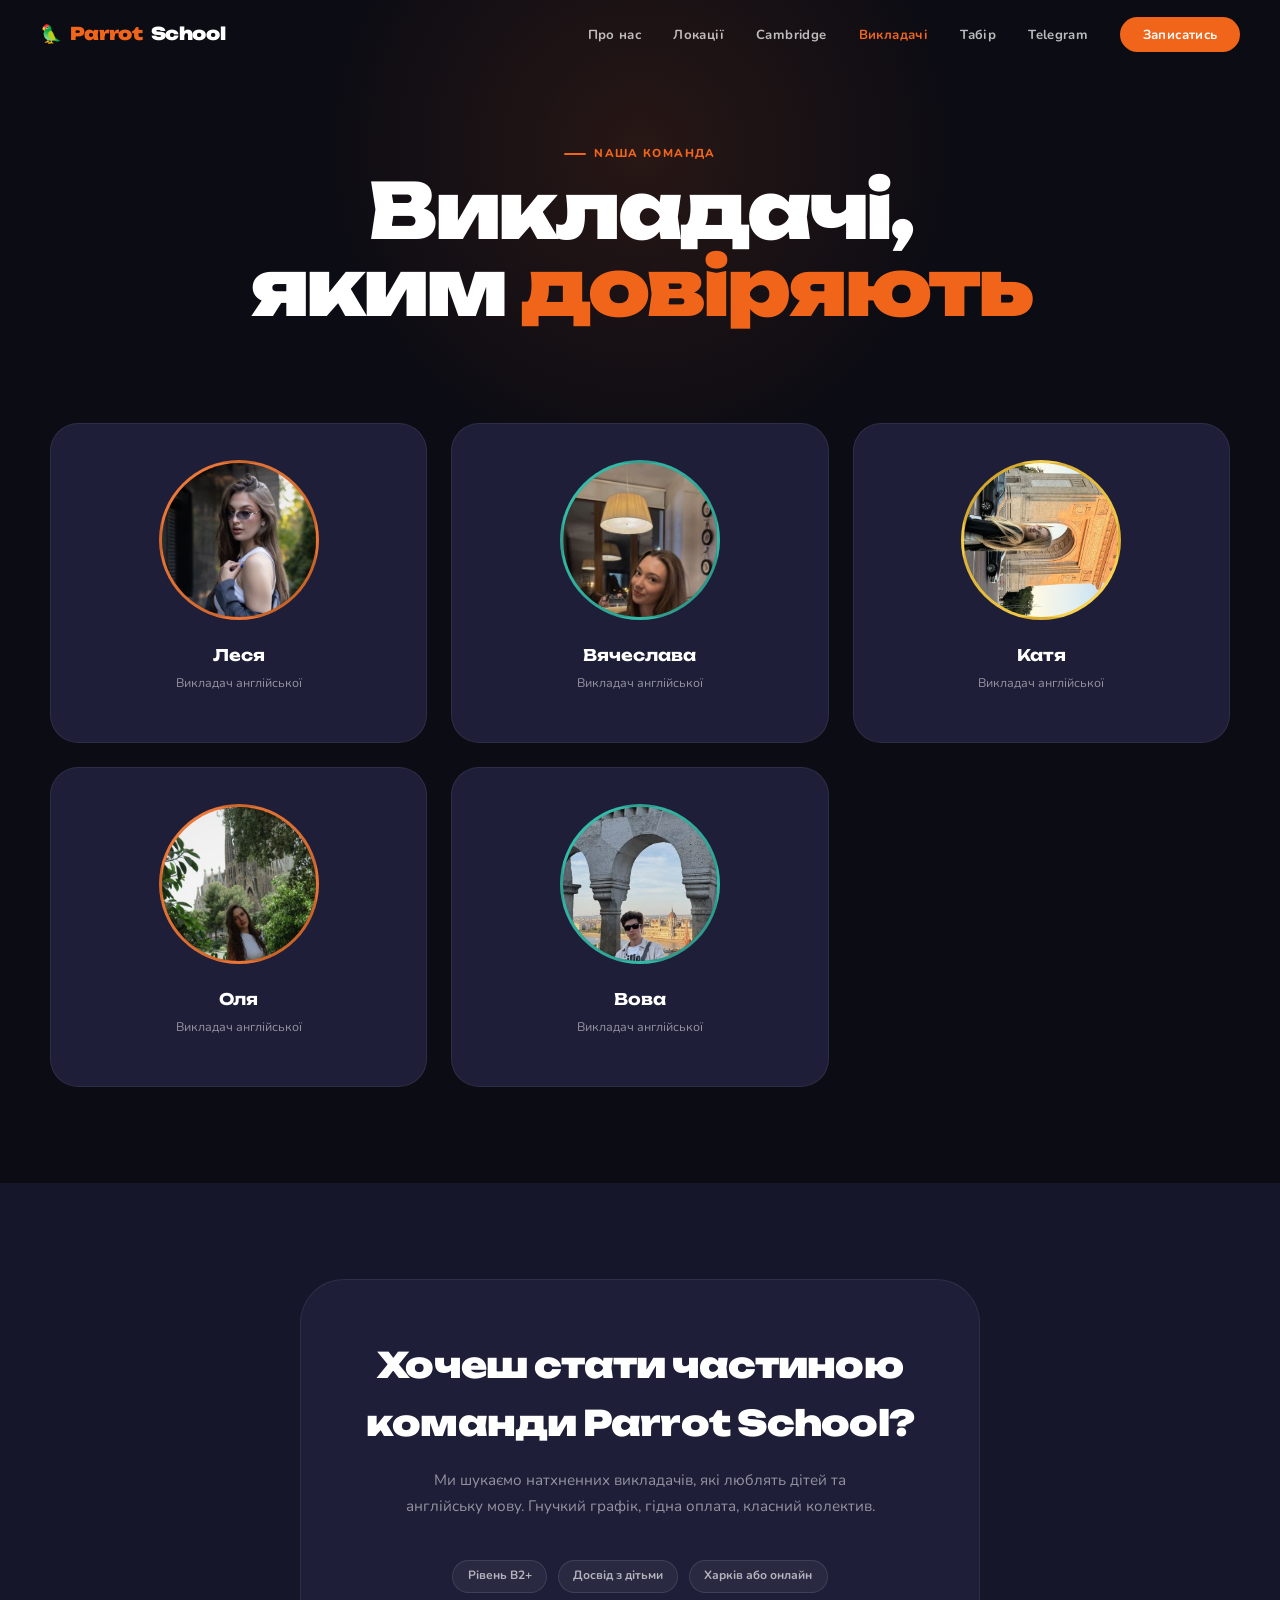
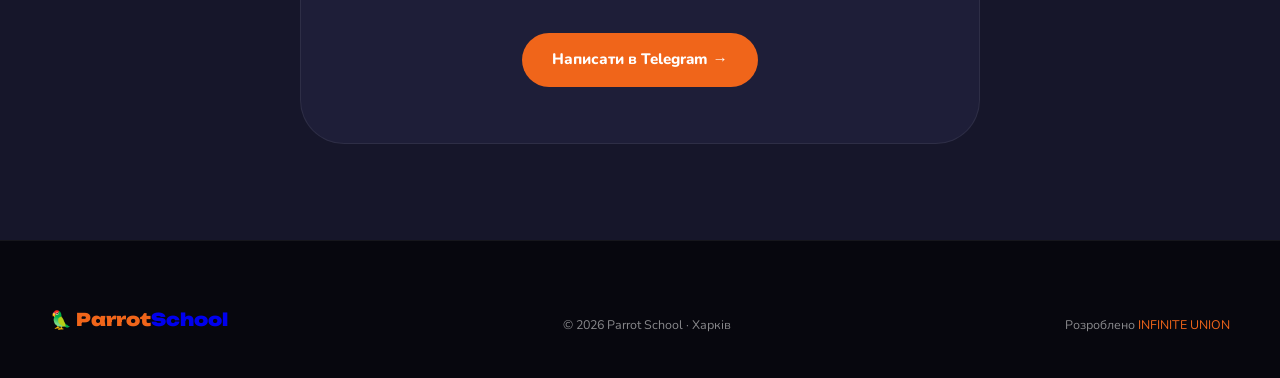
<file: pages/vykladachi.html>
<!DOCTYPE html>
<html lang="uk">
<head>
<meta charset="UTF-8">
<meta name="viewport" content="width=device-width, initial-scale=1.0">
<title>Викладачі Parrot School — наша команда | Харків</title>
<meta name="description" content="Команда Parrot School — сертифіковані викладачі англійської для дітей у Харкові. Cambridge CELTA, TESOL, IELTS.">
<link rel="canonical" href="https://parrotschool.com.ua/vykladachi">
<link rel="icon" type="image/svg+xml" href="../favicon.svg">
  <link rel="shortcut icon" href="../favicon.svg">
  <link rel="preconnect" href="https://fonts.googleapis.com">
<link rel="preconnect" href="https://fonts.gstatic.com" crossorigin>
<link href="https://fonts.googleapis.com/css2?family=Unbounded:wght@400;700;900&family=Nunito:wght@400;600;700;800&display=swap" rel="stylesheet">
<link rel="stylesheet" href="../src/css/styles.css">
<style>
.team-hero{padding:9rem 2rem 5rem;background:var(--dark);position:relative;overflow:hidden;text-align:center}
.team-hero::before{content:'';position:absolute;width:700px;height:700px;background:radial-gradient(circle,rgba(240,101,26,.12) 0%,transparent 65%);top:-200px;left:50%;transform:translateX(-50%);pointer-events:none}
.team-hero-title{font-family:var(--font-d);font-weight:900;font-size:clamp(2.5rem,6vw,5rem);letter-spacing:-.04em;line-height:1;margin-bottom:1rem;animation:fade-up .8s ease both}
.team-hero-sub{font-size:1.05rem;color:var(--muted);max-width:480px;margin:0 auto 3rem;line-height:1.7;animation:fade-up .8s ease .15s both}

/* FILTER */
.filter-bar{display:flex;gap:.65rem;flex-wrap:wrap;justify-content:center;margin-bottom:4rem;animation:fade-up .8s ease .3s both}
.filter-pill{background:var(--card);border:1px solid rgba(255,255,255,.08);border-radius:50px;padding:.45rem 1.1rem;font-size:.78rem;font-weight:700;cursor:pointer;transition:background .2s,border-color .2s,color .2s;color:var(--muted)}
.filter-pill:hover,.filter-pill.active{background:rgba(240,101,26,.15);border-color:rgba(240,101,26,.4);color:var(--orange)}
.filter-pill:focus-visible{outline:2px solid var(--orange);outline-offset:2px;border-radius:50px}

/* TEACHER GRID */
.teachers-page-sec{background:var(--dark);padding:0 2rem 6rem}
.teach-page-g{display:grid;grid-template-columns:repeat(3,1fr);gap:1.5rem;max-width:1180px;margin:0 auto}

/* FLIP CARD */
.flip-card{height:320px;perspective:900px;cursor:pointer}
.flip-inner{position:relative;width:100%;height:100%;transform-style:preserve-3d;transition:transform .65s cubic-bezier(.4,0,.2,1)}
.flip-card:hover .flip-inner,.flip-card:focus-within .flip-inner{transform:rotateY(180deg)}
.flip-front,.flip-back{position:absolute;inset:0;backface-visibility:hidden;-webkit-backface-visibility:hidden;border-radius:var(--r-lg);padding:2rem;display:flex;flex-direction:column;align-items:center;justify-content:center;text-align:center}
.flip-front{background:var(--card);border:1px solid rgba(255,255,255,.07)}
.flip-back{background:linear-gradient(135deg,rgba(240,101,26,.15),var(--card));border:1px solid rgba(240,101,26,.25);transform:rotateY(180deg);align-items:flex-start;text-align:left}
.tc-ava-wrap{width:160px;height:160px;border-radius:50%;background:linear-gradient(135deg,var(--orange),#b84400);display:flex;align-items:center;justify-content:center;font-size:2.6rem;margin-bottom:1.4rem;border:3px solid rgba(255,255,255,.15)}
.tc-ava-wrap.teal{background:linear-gradient(135deg,var(--teal),#0a8070)}
.tc-ava-wrap.yellow{background:linear-gradient(135deg,#c49000,var(--yellow))}
.tc-ava-wrap img{width:100%;height:100%;object-fit:cover;object-position:top;border-radius:50%;display:block}
.tc-page-name{font-family:var(--font-d);font-size:1rem;font-weight:700;margin-bottom:.3rem}
.tc-page-role{font-size:.78rem;color:var(--muted);margin-bottom:.75rem}
.tc-certs{display:flex;flex-wrap:wrap;gap:.4rem;justify-content:center}
.cert-tag{background:rgba(240,101,26,.12);border:1px solid rgba(240,101,26,.25);border-radius:50px;padding:.22rem .65rem;font-size:.65rem;font-weight:800;color:var(--orange)}
.back-title{font-family:var(--font-d);font-size:.95rem;font-weight:700;margin-bottom:.75rem;color:var(--white)}
.back-bio{font-size:.82rem;color:rgba(255,255,255,.7);line-height:1.65;margin-bottom:1rem}
.back-tags{display:flex;flex-wrap:wrap;gap:.4rem}
.back-tag{background:rgba(18,184,160,.12);border:1px solid rgba(18,184,160,.25);border-radius:50px;padding:.22rem .65rem;font-size:.65rem;font-weight:800;color:var(--teal)}

/* PLACEHOLDER CARDS */
.soon-card{background:var(--card);border-radius:var(--r-lg);padding:2rem;border:2px dashed rgba(255,255,255,.1);display:flex;flex-direction:column;align-items:center;justify-content:center;text-align:center;height:320px;position:relative;overflow:hidden;transition:border-color .3s}
.soon-card:hover{border-color:rgba(240,101,26,.3)}
.soon-card::after{content:'';position:absolute;inset:0;background:linear-gradient(90deg,transparent 0%,rgba(255,255,255,.04) 50%,transparent 100%);animation:shimmer 2.5s ease-in-out infinite;transform:translateX(-100%)}
@keyframes shimmer{0%{transform:translateX(-100%)}60%,100%{transform:translateX(100%)}}
.soon-ico{font-size:2rem;margin-bottom:1rem;opacity:.3}
.soon-label{font-family:var(--font-d);font-size:.82rem;font-weight:700;color:var(--muted);margin-bottom:.3rem}
.soon-sub{font-size:.72rem;color:rgba(255,255,255,.25)}

/* JOIN CTA */
.join-sec{background:var(--mid);padding:6rem 2rem}
.join-inner{max-width:680px;margin:0 auto;background:var(--card);border-radius:var(--r-xl);padding:3.5rem;border:1px solid rgba(255,255,255,.07);text-align:center}
.join-title{font-family:var(--font-d);font-size:clamp(1.5rem,3vw,2.2rem);font-weight:900;margin-bottom:1rem;letter-spacing:-.025em}
.join-sub{font-size:.95rem;color:var(--muted);margin-bottom:2.5rem;line-height:1.7;max-width:480px;margin-left:auto;margin-right:auto}
.join-reqs{display:flex;flex-wrap:wrap;gap:.65rem;justify-content:center;margin-bottom:2.5rem}
.req-pill{background:rgba(255,255,255,.05);border:1px solid rgba(255,255,255,.1);border-radius:50px;padding:.35rem .9rem;font-size:.75rem;font-weight:700;color:rgba(255,255,255,.65)}

@media(max-width:768px){
  .teach-page-g{grid-template-columns:1fr 1fr}
  .flip-card,.soon-card{height:280px}
}
@media(max-width:480px){
  .teach-page-g{grid-template-columns:1fr}
  .flip-card,.soon-card{height:auto;min-height:240px}
  .flip-inner{min-height:240px}
}
</style>
</head>
<body>
<a href="../index.html#main-content" class="skip-link">Перейти до основного контенту</a>

<nav class="nav" role="navigation" aria-label="Навігація">
  <a href="../index.html" class="nav-logo">🦜 <span>Parrot</span>School</a>
  <ul class="nav-links" id="nav-links" role="list">
    <li><a href="../index.html#about">Про нас</a></li>
    <li><a href="../index.html#locations">Локації</a></li>
    <li><a href="../index.html#cambridge">Cambridge</a></li>
    <li><a href="vykladachi.html" style="color:var(--orange)">Викладачі</a></li>
    <li><a href="tabir.html">Табір</a></li>
    <li><a href="https://t.me/SchoolParrot_bot" target="_blank" rel="noopener noreferrer">Telegram</a></li>
    <li><a href="../index.html#pricing" class="nav-cta">Записатись</a></li>
  </ul>
  <button class="nav-burger" id="nav-burger" type="button" aria-label="Відкрити меню" aria-expanded="false" aria-controls="nav-links">
    <span></span><span></span><span></span>
  </button>
</nav>

<main id="main-content">

<section class="team-hero">
  <div class="reveal">
    <p class="s-eye" style="justify-content:center">Naша команда</p>
    <h1 class="team-hero-title">Викладачі,<br>яким <span style="color:var(--orange)">довіряють</span></h1>

  </div>
</section>

<section class="teachers-page-sec">
  <div class="teach-page-g">

    <!-- ЛЕСЯ -->
    <div class="flip-card reveal d1" tabindex="0" role="article" aria-label="Леся — натисни для деталей">
      <div class="flip-inner">
        <div class="flip-front">
          <div class="tc-ava-wrap"><img src="../assets/teachers/lesya.jpg" alt="Леся — викладач Parrot School"></div>
          <div class="tc-page-name">Леся</div>
          <div class="tc-page-role">Викладач англійської</div>
        </div>
        <div class="flip-back">
          <div class="back-title">Леся</div>
          <p class="back-bio">«Робота вчителем для мене — це бачити, як "я не вмію" перетворюється на "у мене вийшло". Це про довіру, підтримку, розвиток і любов до того, що робиш.»</p>
        </div>
      </div>
    </div>

    <!-- ВЯЧЕСЛАВА -->
    <div class="flip-card reveal d2" tabindex="0" role="article" aria-label="Вячеслава — натисни для деталей">
      <div class="flip-inner">
        <div class="flip-front">
          <div class="tc-ava-wrap teal"><img src="../assets/teachers/vyacheslava.jpg" alt="Вячеслава — викладач Parrot School"></div>
          <div class="tc-page-name">Вячеслава</div>
          <div class="tc-page-role">Викладач англійської</div>
        </div>
        <div class="flip-back">
          <div class="back-title">Вячеслава</div>
          <p class="back-bio">«Для мене робота — це можливість займатися улюбленою справою, розвиватися, ділитися знаннями та дарувати позитивні емоції. Особливо люблю моменти, коли бачу щирий інтерес і маленькі перемоги своїх учнів.»</p>
        </div>
      </div>
    </div>

    <!-- КАТЯ -->
    <div class="flip-card reveal d3" tabindex="0" role="article" aria-label="Катя — натисни для деталей">
      <div class="flip-inner">
        <div class="flip-front">
          <div class="tc-ava-wrap yellow"><img src="../assets/teachers/katya.jpg" alt="Катя — викладач Parrot School"></div>
          <div class="tc-page-name">Катя</div>
          <div class="tc-page-role">Викладач англійської</div>
        </div>
        <div class="flip-back">
          <div class="back-title">Катя</div>
          <p class="back-bio">«Для мене робота — це можливість розвиватися, спілкуватися з дітьми та бачити результат своєї праці. Мені подобається допомагати учням вивчати англійську й бачити їхній прогрес.»</p>
        </div>
      </div>
    </div>

    <!-- ОЛЯ -->
    <div class="flip-card reveal d1" tabindex="0" role="article" aria-label="Оля — натисни для деталей">
      <div class="flip-inner">
        <div class="flip-front">
          <div class="tc-ava-wrap"><img src="../assets/teachers/olya.jpg" alt="Оля — викладач Parrot School"></div>
          <div class="tc-page-name">Оля</div>
          <div class="tc-page-role">Викладач англійської</div>
        </div>
        <div class="flip-back">
          <div class="back-title">Оля</div>
          <p class="back-bio">«Моя робота — це насамперед про щирий коннект та підтримку учнів. Найголовніше — щоб учні не боялися зробити помилку, адже саме так ми вчимося чомусь новому.»</p>
        </div>
      </div>
    </div>

    <!-- ВОВА -->
    <div class="flip-card reveal d2" tabindex="0" role="article" aria-label="Вова — натисни для деталей">
      <div class="flip-inner">
        <div class="flip-front">
          <div class="tc-ava-wrap teal"><img src="../assets/teachers/vova.jpg" alt="Вова — викладач Parrot School"></div>
          <div class="tc-page-name">Вова</div>
          <div class="tc-page-role">Викладач англійської</div>
        </div>
        <div class="flip-back">
          <div class="back-title">Вова</div>
          <p class="back-bio">«Для мене робота — це в першу чергу про жагу до прогресу. Найголовніше — створити середовище, в якому учні можуть комфортно досягати успіху.»</p>
        </div>
      </div>
    </div>

  </div>
</section>

<section class="join-sec">
  <div class="container">
    <div class="join-inner reveal">
      <h2 class="join-title">Хочеш стати частиною<br>команди Parrot School?</h2>
      <p class="join-sub">Ми шукаємо натхненних викладачів, які люблять дітей та англійську мову. Гнучкий графік, гідна оплата, класний колектив.</p>
      <div class="join-reqs">
        <span class="req-pill">Рівень B2+</span>
        <span class="req-pill">Досвід з дітьми</span>
        <span class="req-pill">Харків або онлайн</span>
      </div>
      <a href="https://t.me/olya_parrot" class="btn btn-primary" target="_blank" rel="noopener noreferrer">Написати в Telegram →</a>
    </div>
  </div>
</section>

</main>

<footer class="footer" role="contentinfo">
  <div style="max-width:1180px;margin:0 auto;display:flex;justify-content:space-between;align-items:center;flex-wrap:wrap;gap:1rem">
    <a href="../index.html" class="ft-logo" style="text-decoration:none">🦜 <span>Parrot</span>School</a>
    <div class="ft-copy">© 2026 Parrot School · Харків</div>
    <div class="ft-made">Розроблено <a href="https://infiniteunion.com.ua" rel="noopener noreferrer" target="_blank">INFINITE UNION</a></div>
  </div>
</footer>

<script defer src="../src/js/main.js"></script>
<script defer>
document.querySelectorAll('.filter-pill').forEach(function(pill){
  pill.addEventListener('click',function(){
    document.querySelectorAll('.filter-pill').forEach(function(p){p.classList.remove('active');});
    pill.classList.add('active');
  });
});
</script>
</body>
</html>
</file>
<file: src/css/styles.css>
html,body{overflow-x:hidden;max-width:100vw}
:root{
  --orange:#F0651A;--orange-light:#FF8A40;--orange-glow:rgba(240,101,26,.28);
  --dark:#0C0C14;--mid:#16162A;--card:#1E1E38;
  --cream:#FFF8F2;--teal:#12B8A0;--yellow:#FFD43B;--white:#fff;
  --muted:rgba(255,255,255,.52);
  --font-d:'Unbounded',sans-serif;--font-b:'Nunito',sans-serif;
  --r-sm:12px;--r-md:20px;--r-lg:28px;--r-xl:44px;
  --ease:cubic-bezier(.34,1.56,.64,1);
}
*,*::before,*::after{box-sizing:border-box;margin:0;padding:0}
html{scroll-behavior:smooth}a[href^='/pages/']{scroll-behavior:auto}
body{font-family:var(--font-b);background:var(--dark);color:var(--white);overflow-x:clip;line-height:1.65}
@media(prefers-reduced-motion:reduce){*,*::before,*::after{animation-duration:.01ms!important;animation-iteration-count:1!important;transition-duration:.01ms!important}html{scroll-behavior:auto}}
.skip-link{position:absolute;top:-100px;left:1rem;background:var(--orange);color:#fff;padding:.75rem 1.5rem;border-radius:50px;font-weight:700;z-index:9999;transition:top .2s;font-family:var(--font-b)}
.skip-link:focus{top:1rem}
/* NAV */
.nav{position:fixed;top:0;left:0;right:0;z-index:1000;padding:1.2rem 2.5rem;display:flex;align-items:center;justify-content:space-between;transition:background .35s,backdrop-filter .35s}
.nav.scrolled{background:rgba(12,12,20,.9);backdrop-filter:blur(22px);-webkit-backdrop-filter:blur(22px);border-bottom:1px solid rgba(255,255,255,.07)}
.nav-logo{font-family:var(--font-d);font-weight:900;font-size:1.1rem;color:var(--white);text-decoration:none;display:flex;align-items:center;gap:.5rem;letter-spacing:-.02em}
.nav-logo span{color:var(--orange)}
.nav-links{display:flex;gap:2rem;list-style:none;align-items:center}
.nav-links a{color:rgba(255,255,255,.72);text-decoration:none;font-weight:700;font-size:.82rem;transition:color .2s;letter-spacing:.03em}
.nav-links a:hover{color:var(--orange)}
.nav-links a:focus-visible{outline:2px solid var(--orange);outline-offset:3px;border-radius:4px}
.nav-cta{background:var(--orange)!important;color:#fff!important;padding:.55rem 1.4rem;border-radius:50px;transition:transform .3s var(--ease),box-shadow .3s!important}
.nav-cta:hover{transform:translateY(-2px)!important;box-shadow:0 8px 28px var(--orange-glow)!important}
.nav-burger{display:none;flex-direction:column;gap:5px;background:none;border:none;cursor:pointer;padding:4px;z-index:1001}
.nav-burger span{display:block;width:24px;height:2px;background:#fff;border-radius:2px;transition:transform .3s,opacity .3s}
/* HERO */
.hero{min-height:100vh;display:grid;grid-template-columns:1fr 1fr;align-items:center;padding:7rem 4rem 4rem;position:relative;overflow:hidden}
.hero-bg{position:absolute;inset:0;pointer-events:none;overflow:hidden}
.orb{position:absolute;border-radius:50%;filter:blur(90px);animation:orb-drift 9s ease-in-out infinite}
.orb1{width:560px;height:560px;background:var(--orange);opacity:.38;top:-120px;right:-80px}
.orb2{width:340px;height:340px;background:var(--teal);opacity:.28;bottom:-60px;right:180px;animation-delay:3.5s}
.orb3{width:220px;height:220px;background:var(--yellow);opacity:.22;top:35%;left:-60px;animation-delay:6s}
@keyframes orb-drift{0%,100%{transform:translate(0,0) scale(1)}40%{transform:translate(28px,-38px) scale(1.06)}70%{transform:translate(-14px,22px) scale(.94)}}
.hero-grid{position:absolute;inset:0;background-image:linear-gradient(rgba(255,255,255,.03) 1px,transparent 1px),linear-gradient(90deg,rgba(255,255,255,.03) 1px,transparent 1px);background-size:60px 60px;pointer-events:none}
.p-dot{position:absolute;border-radius:50%;animation:p-rise linear infinite;opacity:0}
@keyframes p-rise{0%{transform:translateY(100vh) scale(0);opacity:0}10%{opacity:.7}90%{opacity:.2}100%{transform:translateY(-10vh) scale(2);opacity:0}}
.hero-content{position:relative;z-index:2;max-width:540px}
.eyebrow{display:inline-flex;align-items:center;gap:.5rem;background:rgba(240,101,26,.13);border:1px solid rgba(240,101,26,.32);color:var(--orange-light);padding:.38rem 1rem;border-radius:50px;font-size:.75rem;font-weight:800;letter-spacing:.09em;text-transform:uppercase;margin-bottom:1.5rem;animation:fade-up .8s ease both}
.hero-title{font-family:var(--font-d);font-weight:900;font-size:clamp(2rem,4.8vw,3.6rem);line-height:1.08;margin-bottom:1.5rem;animation:fade-up .8s ease .15s both;letter-spacing:-.03em}
.hero-title em{font-style:normal;color:var(--orange);position:relative;display:inline-block}
.hero-title em::after{content:'';position:absolute;bottom:-3px;left:0;right:0;height:3px;background:var(--orange);border-radius:2px;transform-origin:left;animation:ul-grow 1s ease 1.1s both}
@keyframes ul-grow{from{transform:scaleX(0)}to{transform:scaleX(1)}}
.hero-sub{font-size:1.05rem;color:rgba(255,255,255,.65);margin-bottom:2.5rem;line-height:1.75;animation:fade-up .8s ease .3s both}
.hero-actions{display:flex;gap:1rem;flex-wrap:wrap;animation:fade-up .8s ease .45s both}
@keyframes fade-up{from{opacity:0;transform:translateY(24px)}to{opacity:1;transform:translateY(0)}}
/* BUTTONS */
.btn{display:inline-flex;align-items:center;gap:.5rem;padding:.9rem 1.9rem;border-radius:50px;font-family:var(--font-b);font-weight:800;font-size:.95rem;text-decoration:none;cursor:pointer;border:none;transition:transform .35s var(--ease),box-shadow .35s}
.btn:focus-visible{outline:2px solid var(--orange);outline-offset:3px}
.btn-primary{background:var(--orange);color:#fff}
.btn-primary:hover{transform:translateY(-3px);box-shadow:0 16px 44px rgba(240,101,26,.45)}
.btn-ghost{background:transparent;color:#fff;border:2px solid rgba(255,255,255,.28)}
.btn-ghost:hover{border-color:#fff;transform:translateY(-3px)}
.btn-white{background:#fff;color:var(--orange)}
.btn-white:hover{transform:translateY(-3px);box-shadow:0 16px 40px rgba(0,0,0,.22)}
/* PARROT */
.hero-bird-wrap{position:relative;z-index:2;display:flex;justify-content:center;align-items:center}
.ring{position:absolute;border-radius:50%;border:1px solid rgba(240,101,26,.18)}
.ring1{width:300px;height:300px;animation:ring-p 3.2s ease-in-out infinite}
.ring2{width:410px;height:410px;animation:ring-p 3.2s ease-in-out infinite .9s;opacity:.6}
.ring3{width:520px;height:520px;animation:ring-p 3.2s ease-in-out infinite 1.8s;opacity:.28}
@keyframes ring-p{0%,100%{transform:scale(1)}50%{transform:scale(1.045)}}
.parrot-svg{width:340px;height:400px;animation:parrot-f 4.2s ease-in-out infinite;filter:drop-shadow(0 28px 60px rgba(240,101,26,.42))}
@keyframes parrot-f{0%,100%{transform:translateY(0) rotate(-2.5deg)}50%{transform:translateY(-26px) rotate(2.5deg)}}
/* REVEAL */
.reveal,.reveal-l,.reveal-r{opacity:0;transition:opacity .7s ease,transform .7s ease}
.reveal{transform:translateY(40px)}.reveal-l{transform:translateX(-40px)}.reveal-r{transform:translateX(40px)}
.reveal.on,.reveal-l.on,.reveal-r.on{opacity:1;transform:translate(0)}
.d1{transition-delay:.1s}.d2{transition-delay:.2s}.d3{transition-delay:.3s}.d4{transition-delay:.4s}
/* SECTIONS */
.section{padding:6rem 2rem;position:relative}
.container{max-width:1180px;margin:0 auto}
.s-eye{font-size:.72rem;font-weight:800;letter-spacing:.12em;text-transform:uppercase;color:var(--orange);margin-bottom:.65rem;display:flex;align-items:center;gap:.5rem}
.s-eye::before{content:'';display:inline-block;width:22px;height:2px;background:var(--orange);border-radius:2px}
.s-title{font-family:var(--font-d);font-weight:900;font-size:clamp(1.65rem,3.2vw,2.65rem);line-height:1.12;margin-bottom:.9rem;letter-spacing:-.025em}
.s-sub{font-size:1rem;color:var(--muted);max-width:520px;line-height:1.75;margin-bottom:3rem}
/* STATS */
.stats-sec{background:var(--cream);color:var(--dark);clip-path:polygon(0 0,100% 0,100% 92%,0 100%);padding-bottom:9rem}
.sg{display:grid;grid-template-columns:repeat(4,1fr);gap:1.5rem}
.sc{background:#fff;border-radius:var(--r-lg);padding:2rem;text-align:center;box-shadow:0 4px 24px rgba(0,0,0,.06);transition:transform .4s var(--ease),box-shadow .4s}
.sc:hover{transform:translateY(-8px) scale(1.02);box-shadow:0 20px 50px rgba(240,101,26,.14)}
.sc-ico{font-size:2rem;margin-bottom:.9rem;display:block}
.sc-num{font-family:var(--font-d);font-size:clamp(2rem,3.2vw,2.8rem);font-weight:900;color:var(--orange);line-height:1;margin-bottom:.4rem}
.sc-lbl{font-size:.88rem;color:rgba(12,12,20,.6);font-weight:700}
.why-g{display:grid;grid-template-columns:repeat(3,1fr);gap:1.5rem;margin-top:2.5rem}
.wc{background:#fff;border-radius:var(--r-lg);padding:2rem;border-left:4px solid var(--orange);box-shadow:0 4px 24px rgba(0,0,0,.06);transition:transform .4s var(--ease)}
.wc:hover{transform:translateY(-6px)}
.wc-ico{font-size:1.9rem;margin-bottom:.9rem;display:block}
.wc-t{font-family:var(--font-d);font-size:.9rem;font-weight:700;color:var(--dark);margin-bottom:.45rem}
.wc-p{font-size:.88rem;color:rgba(12,12,20,.6);line-height:1.65}
/* LOCATIONS */
.loc-sec{background:var(--mid)}
.loc-g{display:grid;grid-template-columns:repeat(3,1fr);gap:1.5rem}
.lc{background:var(--card);border-radius:var(--r-lg);padding:2.5rem 2rem;position:relative;overflow:hidden;border:1px solid rgba(255,255,255,.06);transition:transform .4s var(--ease),border-color .3s}
.lc::before{content:'';position:absolute;top:0;left:0;right:0;height:3px;background:linear-gradient(90deg,var(--orange),var(--teal))}
.lc:hover{transform:translateY(-8px);border-color:rgba(240,101,26,.3)}
.lc-pin{width:50px;height:50px;background:rgba(240,101,26,.14);border-radius:50%;display:flex;align-items:center;justify-content:center;font-size:1.5rem;margin-bottom:1.5rem;position:relative}
.lc-pin::after{content:'';position:absolute;inset:-5px;border-radius:50%;border:2px solid var(--orange);opacity:.35;animation:pin-p 2.2s ease-in-out infinite}
@keyframes pin-p{0%,100%{transform:scale(1);opacity:.35}50%{transform:scale(1.35);opacity:0}}
.lc-name{font-family:var(--font-d);font-size:1.05rem;font-weight:700;margin-bottom:.4rem}
.lc-addr{font-size:.85rem;color:var(--muted);line-height:1.55}
/* TEACHERS */
.teach-sec{background:linear-gradient(140deg,#FF8A40 0%,var(--orange) 55%,#b84400 100%)}
.teach-motto{font-family:var(--font-d);font-size:clamp(1.4rem,3.5vw,2.8rem);font-weight:900;opacity:.11;letter-spacing:.04em;margin-bottom:2.5rem;text-align:center}
.teach-g{display:grid;grid-template-columns:repeat(3,1fr);gap:1.5rem}
.tc{background:rgba(255,255,255,.13);backdrop-filter:blur(12px);border:1px solid rgba(255,255,255,.22);border-radius:var(--r-lg);padding:2rem;text-align:center;transition:transform .4s var(--ease),background .3s}
.tc:hover{transform:translateY(-8px);background:rgba(255,255,255,.22)}
.tc-av{width:80px;height:80px;border-radius:50%;background:rgba(255,255,255,.18);margin:0 auto 1rem;display:flex;align-items:center;justify-content:center;font-size:2.4rem;border:3px solid rgba(255,255,255,.38)}
.tc-name{font-family:var(--font-d);font-size:.95rem;font-weight:700;margin-bottom:.3rem}
.tc-lvl{font-size:.78rem;opacity:.78;margin-bottom:.75rem}
.tc-badge{display:inline-block;background:rgba(255,255,255,.18);padding:.28rem .8rem;border-radius:50px;font-size:.72rem;font-weight:800}
/* CAMBRIDGE */
.cam-sec{background:var(--dark);overflow:hidden}
.cam-in{display:grid;grid-template-columns:1fr 1fr;gap:4rem;align-items:center}
.cam-seal-wrap{display:flex;justify-content:center}
.cam-seal{width:240px;height:240px;border-radius:50%;background:linear-gradient(135deg,#1a237e,#283593);display:flex;align-items:center;justify-content:center;flex-direction:column;text-align:center;border:4px solid rgba(255,215,0,.28);box-shadow:0 0 80px rgba(26,35,126,.65);animation:seal-glow 4s ease-in-out infinite}
@keyframes seal-glow{0%,100%{box-shadow:0 0 80px rgba(26,35,126,.65),0 0 0 1px rgba(255,215,0,.1)}50%{box-shadow:0 0 140px rgba(26,35,126,.9),0 0 0 1px rgba(255,215,0,.25)}}
.cam-seal-t{font-family:var(--font-d);font-size:1.15rem;font-weight:900;color:#FFD700;letter-spacing:.05em;margin-top:.5rem}
.cam-seal-s{font-size:.66rem;color:rgba(255,215,0,.6);letter-spacing:.1em;text-transform:uppercase;margin-top:.25rem}
.lvls-g{display:grid;grid-template-columns:repeat(3,1fr);gap:.75rem;margin-top:2rem}
.lvl{background:var(--card);border-radius:var(--r-sm);padding:.75rem;text-align:center;border:1px solid rgba(255,255,255,.06);transition:transform .35s var(--ease),border-color .3s}
.lvl:hover{transform:scale(1.07);border-color:rgba(255,212,59,.4)}
.lvl-code{font-family:var(--font-d);font-weight:700;font-size:1.05rem;color:var(--yellow)}
.lvl-name{font-size:.68rem;color:var(--muted);margin-top:.2rem}
/* MOTIVATION */
.mot-sec{background:var(--cream);color:var(--dark);clip-path:polygon(0 5%,100% 0,100% 95%,0 100%);padding:9rem 2rem}
.mot-g{display:grid;grid-template-columns:repeat(2,1fr);gap:1.5rem}
.mc{background:#fff;border-radius:var(--r-lg);padding:2rem;box-shadow:0 4px 24px rgba(0,0,0,.06);transition:transform .4s var(--ease)}
.mc:hover{transform:translateY(-6px)}
.mc-big{grid-column:span 2;display:grid;grid-template-columns:1fr 1fr;gap:2rem;align-items:center}
.mc-t{font-family:var(--font-d);font-size:1rem;font-weight:700;color:var(--dark);margin-bottom:.4rem}
.mc-p{font-size:.88rem;color:rgba(12,12,20,.6);line-height:1.65}
.stars{display:flex;gap:.25rem;margin-bottom:.75rem}
.star{font-size:1.2rem;animation:star-pop 2.2s ease-in-out infinite}
.star:nth-child(2){animation-delay:.18s}.star:nth-child(3){animation-delay:.36s}.star:nth-child(4){animation-delay:.54s}.star:nth-child(5){animation-delay:.72s}
@keyframes star-pop{0%,100%{transform:scale(1)}50%{transform:scale(1.22)}}
.pb-wrap{background:rgba(240,101,26,.1);border-radius:50px;height:8px;overflow:hidden;margin:.75rem 0}
.pb-fill{height:100%;background:linear-gradient(90deg,var(--orange),var(--yellow));border-radius:50px;width:0;transition:width 1.6s ease}
.pb-fill.go{width:var(--w,75%)}
.mot-mini-g{display:grid;grid-template-columns:1fr 1fr;gap:.75rem}
.mot-mini{border-radius:14px;padding:1rem;text-align:center}
.mot-mini-ico{font-size:1.5rem;margin-bottom:.25rem;display:block}
.mot-mini-t{font-size:.78rem;font-weight:700;color:var(--dark)}
/* CLUBS */
.clubs-sec{background:var(--dark);overflow:hidden}
.clubs-in{display:grid;grid-template-columns:1fr 1fr;gap:4rem;align-items:center}
.clubs-arena{position:relative;height:420px}
.bubble{position:absolute;background:var(--card);border:1px solid rgba(255,255,255,.09);border-radius:var(--r-md);padding:.65rem 1.2rem;font-size:.82rem;font-weight:700;white-space:nowrap;animation:bub-f ease-in-out infinite}
@keyframes bub-f{0%,100%{transform:translateY(0)}50%{transform:translateY(-14px)}}
.b1{top:8%;left:4%;animation-duration:4.1s;color:var(--teal);border-color:rgba(18,184,160,.35)}
.b2{top:22%;right:8%;animation-duration:5.2s;animation-delay:.6s;color:var(--yellow);border-color:rgba(255,212,59,.35)}
.b3{top:42%;left:16%;animation-duration:4.6s;animation-delay:1.1s;color:var(--orange);border-color:rgba(240,101,26,.35)}
.b4{top:58%;right:3%;animation-duration:3.8s;animation-delay:1.8s}
.b5{top:74%;left:6%;animation-duration:5.8s;animation-delay:.4s;color:var(--teal);border-color:rgba(18,184,160,.35)}
.b6{top:5%;right:28%;animation-duration:4.9s;animation-delay:.9s}
.feat-list{list-style:none;display:flex;flex-direction:column;gap:.75rem;margin-top:1.5rem}
.feat-list li{display:flex;align-items:center;gap:.75rem;font-size:.95rem}
.feat-list li::before{content:'✓';width:24px;height:24px;background:rgba(240,101,26,.14);border-radius:50%;display:flex;align-items:center;justify-content:center;color:var(--orange);font-weight:800;font-size:.72rem;flex-shrink:0}
/* CAMP */
.camp-sec{background:linear-gradient(180deg,#0C0C14 0%,#161628 100%)}
.camp-card{background:var(--card);border-radius:var(--r-xl);overflow:hidden;display:grid;grid-template-columns:1fr 1fr;border:1px solid rgba(255,255,255,.06)}
.camp-vis{background:linear-gradient(135deg,#1e4d18,#3a6e2e);padding:3rem;display:flex;flex-direction:column;justify-content:flex-end;position:relative;min-height:340px;overflow:hidden}
.camp-vis::before{content:'🌲🏕️⛰️';position:absolute;font-size:5rem;top:1.5rem;right:1rem;opacity:.32;line-height:1}
.camp-tag{display:inline-flex;background:rgba(255,255,255,.14);border:1px solid rgba(255,255,255,.28);border-radius:50px;padding:.35rem 1rem;font-size:.72rem;font-weight:800;letter-spacing:.08em;text-transform:uppercase;margin-bottom:.9rem;width:fit-content}
.camp-name{font-family:var(--font-d);font-size:2.2rem;font-weight:900;line-height:1.05;letter-spacing:-.03em}
.camp-info{padding:3rem;display:flex;flex-direction:column;justify-content:center}
/* HOLIDAYS */
.hol-sec{background:var(--mid)}
.hol-g{display:grid;grid-template-columns:repeat(4,1fr);gap:1rem}
.hc{background:var(--card);border-radius:var(--r-lg);padding:2rem 1.5rem;text-align:center;border:1px solid rgba(255,255,255,.06);cursor:default;transition:transform .4s var(--ease),border-color .3s}
.hc:hover{transform:translateY(-8px) scale(1.03);border-color:var(--orange)}
.hc-emo{font-size:2.8rem;display:block;margin-bottom:.9rem}
.hc-name{font-family:var(--font-d);font-size:.82rem;font-weight:700;margin-bottom:.2rem}
.hc-date{font-size:.75rem;color:var(--muted)}
/* RULES */
.rules-sec{background:var(--cream);color:var(--dark)}
.rules-g{display:grid;grid-template-columns:1fr 1fr;gap:1rem}
.rc{background:#fff;border-radius:var(--r-md);padding:1.5rem;display:flex;gap:1rem;align-items:flex-start;box-shadow:0 2px 14px rgba(0,0,0,.05);transition:transform .35s var(--ease)}
.rc:hover{transform:translateX(7px)}
.rc-num{font-family:var(--font-d);font-size:1.6rem;font-weight:900;color:var(--orange);line-height:1;flex-shrink:0}
.rc-t{font-size:.92rem;color:rgba(12,12,20,.68);line-height:1.65}
.rc-t strong{color:var(--dark)}
/* BOOKS */
.books-sec{background:var(--dark)}
.books-g{display:grid;grid-template-columns:repeat(5,1fr);gap:1.25rem}
.bk{border-radius:var(--r-md);overflow:hidden;aspect-ratio:3/4;transition:transform .4s var(--ease)}
.bk:hover{transform:scale(1.07) rotate(-1.5deg)}
.bk-cover{width:100%;height:100%;display:flex;flex-direction:column;align-items:center;justify-content:center;padding:1.5rem;text-align:center;position:relative;overflow:hidden}
.bk-spine{position:absolute;left:0;top:0;bottom:0;width:8px}
.bk-series{font-size:.6rem;font-weight:800;letter-spacing:.1em;text-transform:uppercase;opacity:.68;margin-bottom:.4rem}
.bk-title{font-family:var(--font-d);font-size:.82rem;font-weight:700;line-height:1.2}
.bk-lvl{position:absolute;bottom:.65rem;right:.65rem;background:rgba(255,255,255,.2);border-radius:50px;padding:.18rem .55rem;font-size:.65rem;font-weight:800}
/* BOT */
.bot-sec{background:linear-gradient(135deg,var(--mid) 0%,#0a1420 100%)}
.bot-in{display:grid;grid-template-columns:1fr 1fr;gap:4rem;align-items:center}
.phone{width:260px;margin:0 auto;background:#1c1c1e;border-radius:42px;padding:1.5rem 1rem;box-shadow:0 40px 90px rgba(0,0,0,.65),0 0 0 1px rgba(255,255,255,.08)}
.phone-top{width:100px;height:28px;background:#1c1c1e;border-radius:0 0 20px 20px;margin:0 auto .9rem;position:relative}
.phone-top::after{content:'';position:absolute;width:10px;height:10px;background:#333;border-radius:50%;top:50%;right:18px;transform:translateY(-50%)}
.chat{background:#0e1621;border-radius:20px;padding:1rem;min-height:380px;display:flex;flex-direction:column;gap:.7rem;overflow:hidden}
.chat-hdr{display:flex;align-items:center;gap:.5rem;padding-bottom:.7rem;border-bottom:1px solid rgba(255,255,255,.07)}
.chat-av{width:32px;height:32px;background:linear-gradient(135deg,var(--orange),#b84400);border-radius:50%;display:flex;align-items:center;justify-content:center;font-size:.85rem}
.chat-nm{font-size:.78rem;font-weight:700}
.chat-st{font-size:.62rem;color:#4caf50}
.msg{max-width:82%;padding:.48rem .72rem;border-radius:12px;font-size:.7rem;line-height:1.45;animation:msg-in .4s ease both}
.msg.bot{background:#1e2c3a;border-bottom-left-radius:4px;align-self:flex-start}
.msg.usr{background:linear-gradient(135deg,var(--orange),#b84400);border-bottom-right-radius:4px;align-self:flex-end}
.msg:nth-child(2){animation-delay:.35s}.msg:nth-child(3){animation-delay:.7s}.msg:nth-child(4){animation-delay:1.05s}.msg:nth-child(5){animation-delay:1.4s}.msg:nth-child(6){animation-delay:1.75s}
@keyframes msg-in{from{opacity:0;transform:translateY(8px)}to{opacity:1;transform:translateY(0)}}
/* REVIEWS */
.rev-sec{background:var(--cream);color:var(--dark);overflow:hidden}
.rev-track-wrap{overflow:hidden;position:relative}
.rev-track-wrap::before,.rev-track-wrap::after{content:'';position:absolute;top:0;bottom:0;width:130px;z-index:2;pointer-events:none}
.rev-track-wrap::before{left:0;background:linear-gradient(90deg,var(--cream),transparent)}
.rev-track-wrap::after{right:0;background:linear-gradient(-90deg,var(--cream),transparent)}
.rev-track{display:flex;gap:1.5rem;animation:rev-scroll 42s linear infinite;padding:1.5rem 0;align-items:stretch}
.rev-card{background:#fff;border-radius:20px;padding:1.8rem;min-width:300px;max-width:320px;border:1.5px solid rgba(12,12,20,.07);display:flex;flex-direction:column;gap:1rem;flex-shrink:0;box-shadow:0 4px 20px rgba(12,12,20,.07);transition:transform .35s,box-shadow .35s;position:relative;overflow:hidden}
.rev-card::before{content:'';position:absolute;top:0;left:0;right:0;height:3px;background:linear-gradient(90deg,var(--orange),#FFD43B)}
.rev-card:hover{transform:translateY(-6px);box-shadow:0 16px 40px rgba(12,12,20,.12)}
.rev-card-top{display:flex;justify-content:space-between;align-items:center}
.rev-stars-sm{color:#f59e0b;font-size:.85rem;letter-spacing:.05rem}
.rev-q{font-size:.9rem;line-height:1.75;color:rgba(12,12,20,.7);flex:1}
.rev-who{font-family:var(--font-d);font-size:.75rem;font-weight:800;color:var(--orange);letter-spacing:.04em;text-transform:uppercase}
.rev-track:hover{animation-play-state:paused}
@keyframes rev-scroll{from{transform:translateX(0)}to{transform:translateX(-50%)}}
.rvcard{background:#fff;border-radius:var(--r-lg);padding:2rem;min-width:310px;max-width:310px;box-shadow:0 4px 24px rgba(0,0,0,.06);flex-shrink:0}
.rv-stars{color:var(--orange);font-size:.85rem;margin-bottom:.7rem;letter-spacing:.1em}
.rv-text{font-size:.88rem;color:rgba(12,12,20,.68);line-height:1.65;margin-bottom:1.2rem}
.rv-auth{display:flex;align-items:center;gap:.75rem}
.rv-ava{width:40px;height:40px;border-radius:50%;background:linear-gradient(135deg,var(--orange),var(--teal));display:flex;align-items:center;justify-content:center;font-weight:800;font-size:.82rem;color:#fff;flex-shrink:0}
.rv-name{font-weight:800;font-size:.85rem;color:var(--dark)}
.rv-meta{font-size:.72rem;color:rgba(12,12,20,.48)}
/* PRICING */
.price-sec{background:var(--dark);overflow:hidden}
.price-sec::before{content:'';position:absolute;width:600px;height:600px;background:radial-gradient(circle,rgba(240,101,26,.1) 0%,transparent 70%);top:-200px;right:-150px;pointer-events:none}
.price-g{display:grid;grid-template-columns:repeat(3,1fr);gap:1.5rem}
.pc{background:var(--card);border-radius:var(--r-lg);padding:2.5rem 2rem;border:1px solid rgba(255,255,255,.06);position:relative;transition:transform .4s var(--ease),border-color .3s}
.pc:hover{transform:translateY(-8px);border-color:rgba(240,101,26,.28)}
.pc.feat{border-color:var(--orange);background:linear-gradient(135deg,rgba(240,101,26,.1),var(--card))}
.pc-badge{position:absolute;top:-13px;left:50%;transform:translateX(-50%);background:var(--orange);color:#fff;font-size:.68rem;font-weight:800;letter-spacing:.08em;text-transform:uppercase;padding:.28rem 1rem;border-radius:50px;white-space:nowrap}
.pc-name{font-family:var(--font-d);font-size:1rem;font-weight:700;margin-bottom:.4rem}
.pc-desc{font-size:.82rem;color:var(--muted);margin-bottom:1.4rem}
.pc-price{font-family:var(--font-d);font-size:2.3rem;font-weight:900;color:var(--orange);line-height:1;margin-bottom:.2rem}
.pc-per{font-size:.78rem;color:var(--muted);margin-bottom:1.4rem}
.pc-feats{list-style:none;display:flex;flex-direction:column;gap:.7rem;margin-bottom:2rem}
.pc-feats li{display:flex;align-items:center;gap:.55rem;font-size:.88rem}
.pc-feats li::before{content:'✓';color:var(--teal);font-weight:800}
/* CTA */
.cta-sec{background:linear-gradient(135deg,var(--orange) 0%,#b84400 100%);padding:5rem 2rem;text-align:center;position:relative;overflow:hidden}
.cta-sec::before{content:'🦜';position:absolute;font-size:20rem;opacity:.05;right:-1rem;top:50%;transform:translateY(-50%);pointer-events:none}
.cta-t{font-family:var(--font-d);font-size:clamp(1.65rem,3.2vw,2.8rem);font-weight:900;margin-bottom:.9rem;letter-spacing:-.025em}
.cta-s{font-size:1rem;opacity:.84;margin-bottom:2.5rem;max-width:480px;margin-left:auto;margin-right:auto;line-height:1.7}
.cta-row{display:flex;gap:1rem;justify-content:center;flex-wrap:wrap}
/* FOOTER */
.footer{background:#07070e;padding:4rem 2rem 2rem;border-top:1px solid rgba(255,255,255,.06)}
.ft-in{max-width:1180px;margin:0 auto;display:grid;grid-template-columns:2fr 1fr 1fr 1fr;gap:3rem;margin-bottom:3rem}
.ft-logo{font-family:var(--font-d);font-weight:900;font-size:1.1rem;margin-bottom:.75rem}
.ft-logo span{color:var(--orange)}
.ft-desc{font-size:.85rem;color:var(--muted);line-height:1.65;margin-bottom:1.4rem;max-width:270px}
.ft-socials{display:flex;gap:.65rem}
.ft-soc{width:40px;height:40px;background:var(--card);border-radius:var(--r-sm);display:flex;align-items:center;justify-content:center;font-size:1rem;text-decoration:none;transition:background .2s,transform .35s var(--ease)}
.ft-soc:hover{background:var(--orange);transform:translateY(-3px)}
.ft-col-t{font-family:var(--font-d);font-size:.72rem;font-weight:700;letter-spacing:.09em;text-transform:uppercase;color:var(--muted);margin-bottom:1.2rem}
.ft-links{list-style:none;display:flex;flex-direction:column;gap:.7rem}
.ft-links a{color:rgba(255,255,255,.58);text-decoration:none;font-size:.88rem;transition:color .2s}
.ft-links a:hover{color:var(--orange)}
.ft-links a:focus-visible{outline:2px solid var(--orange);outline-offset:2px;border-radius:3px}
.ft-bot{max-width:1180px;margin:0 auto;padding-top:2rem;border-top:1px solid rgba(255,255,255,.06);display:flex;justify-content:space-between;align-items:center}
.ft-copy,.ft-made{font-size:.78rem;color:var(--muted)}
.ft-made a{color:var(--orange);text-decoration:none}
/* RESPONSIVE */
@media(max-width:768px){
  .nav{padding:1rem 1.5rem}
  .nav-links{display:none}
  .nav-burger{display:flex}
  .nav-links.open{display:flex;flex-direction:column;position:fixed;inset:0;background:var(--dark);align-items:center;justify-content:center;gap:2rem;z-index:999}
  .nav-links.open a{font-size:1.2rem}
  .hero{grid-template-columns:1fr;padding:6rem 1.5rem 3rem;gap:2rem}
  .hero-bird-wrap{order:-1;height:260px}
  .parrot-svg{width:210px;height:260px}
  .ring1{width:200px;height:200px}.ring2{width:270px;height:270px}.ring3{display:none}
  .sg{grid-template-columns:repeat(2,1fr)}
  .why-g,.loc-g{grid-template-columns:1fr}
  .teach-g{grid-template-columns:1fr 1fr}
  .cam-in{grid-template-columns:1fr}
  .cam-seal-wrap{order:-1}
  .cam-seal{width:180px;height:180px}
  .mot-g{grid-template-columns:1fr}
  .mc-big{grid-column:span 1;grid-template-columns:1fr}
  .clubs-in{grid-template-columns:1fr}
  .clubs-txt{max-width:100%;overflow:hidden}
  .clubs-txt *{max-width:100%}
  .clubs-arena{height:260px}
  .camp-card{grid-template-columns:1fr}
  .hol-g{grid-template-columns:repeat(2,1fr)}
  .rules-g{grid-template-columns:1fr}
  .books-g{grid-template-columns:repeat(3,1fr)}
  .bot-in{grid-template-columns:1fr}
  .price-g{grid-template-columns:1fr}
  .ft-in{grid-template-columns:1fr 1fr;gap:2rem}
  .ft-bot{flex-direction:column;gap:.5rem;text-align:center}
}
@media(max-width:480px){
  .section{padding:4rem 1.25rem}
  .teach-g{grid-template-columns:1fr}
  .books-g{grid-template-columns:repeat(2,1fr)}
  .hero-actions{flex-direction:column}
  .btn{justify-content:center}
  .ft-in{grid-template-columns:1fr}
}
@media(max-width:360px){
  .sg{grid-template-columns:1fr}
}
/* MAPS BTN */
.maps-btn{display:inline-flex;align-items:center;gap:.4rem;margin-top:1.2rem;color:var(--orange);font-size:.8rem;font-weight:700;text-decoration:none;letter-spacing:.02em;transition:gap .25s ease}
.maps-btn:hover{gap:.75rem}
.maps-btn:focus-visible{outline:2px solid var(--orange);outline-offset:2px;border-radius:3px}

/* ORBIT */
.orbit-wrap{position:relative;width:440px;height:440px;display:flex;align-items:center;justify-content:center;flex-shrink:0}
.orbit-parrot{position:absolute;top:50%;left:50%;transform:translate(-50%,-52%);z-index:3}
.orbit-ring-dec{position:absolute;border-radius:50%;border:1px solid rgba(240,101,26,.14);top:50%;left:50%;pointer-events:none}
.orbit-ring-dec.r1{width:256px;height:256px;margin:-128px 0 0 -128px}
.orbit-ring-dec.r2{width:408px;height:408px;margin:-204px 0 0 -204px}
.orb{position:absolute;top:50%;left:50%;width:0;height:0;animation:orb-spin var(--spd,10s) linear infinite;animation-delay:var(--del,0s)}
.orb-lbl{position:absolute;top:calc(-1 * var(--r,118px));left:0;transform:translateX(-50%) translateY(-50%);animation:orb-counter var(--spd,10s) linear infinite;animation-delay:var(--del,0s);background:var(--card);border:1px solid rgba(255,255,255,.09);border-radius:50px;padding:.42rem .9rem;font-size:.75rem;font-weight:700;white-space:nowrap;color:var(--white)}
.orb-lbl.orb-teal{color:var(--teal);border-color:rgba(18,184,160,.35)}
.orb-lbl.orb-yellow{color:var(--yellow);border-color:rgba(255,212,59,.35)}
.orb-lbl.orb-orange{color:var(--orange);border-color:rgba(240,101,26,.35)}
@keyframes orb-spin{from{transform:rotate(0)}to{transform:rotate(360deg)}}
@keyframes orb-counter{from{transform:translateX(-50%) translateY(-50%) rotate(0)}to{transform:translateX(-50%) translateY(-50%) rotate(-360deg)}}
@media(max-width:768px){.orbit-wrap{width:310px;height:310px}.orbit-ring-dec.r1{width:180px;height:180px;margin:-90px 0 0 -90px}.orbit-ring-dec.r2{width:295px;height:295px;margin:-147px 0 0 -147px}}

/* ANIMATED ICONS */
.aico-svg{display:block}
@keyframes ico-bob{0%,100%{transform:translateY(0)}50%{transform:translateY(-6px)}}
@keyframes ico-bounce{0%,100%{transform:translateY(0)}40%{transform:translateY(-8px) scaleY(.94)}60%{transform:translateY(-5px) scaleY(1.06)}}
@keyframes ico-spin-slow{0%,100%{transform:rotate(-8deg) scale(1)}50%{transform:rotate(8deg) scale(1.12)}}
@keyframes ico-tilt{0%,100%{transform:rotate(-4deg)}50%{transform:rotate(4deg) translateY(-4px)}}
@keyframes ico-pulse-scale{0%,100%{transform:scale(1)}50%{transform:scale(1.14)}}
@keyframes ico-float{0%,100%{transform:translateY(0) rotate(-6deg)}50%{transform:translateY(-10px) rotate(6deg)}}
@keyframes ico-wave{0%,100%{transform:rotate(0)}25%{transform:rotate(-16deg)}75%{transform:rotate(16deg)}}
@keyframes ico-glow-o{0%,100%{filter:drop-shadow(0 0 4px #F0651A)}50%{filter:drop-shadow(0 0 14px #F0651A)}}
@keyframes ico-glow-t{0%,100%{filter:drop-shadow(0 0 4px #12B8A0)}50%{filter:drop-shadow(0 0 14px #12B8A0)}}



.sc-ico .wc-ico .hc-emo .mot-mini-ico .mc 
/* Static icons only in stats/why/holidays/motivation */
.sc-ico svg *, .wc-ico svg *,
.hc-emo svg *, .mot-mini-ico svg *,
.mc > div > svg *, .mc > svg * {
  animation: none !important;
  transform: none !important;
}

.orbit-wrap{position:relative;width:440px;height:440px;display:flex;align-items:center;justify-content:center;flex-shrink:0}
.orbit-parrot{position:absolute;top:50%;left:50%;transform:translate(-50%,-52%);z-index:3}
.orbit-ring-dec{position:absolute;border-radius:50%;border:1px solid rgba(240,101,26,.14);top:50%;left:50%;pointer-events:none}
.orbit-ring-dec.r1{width:256px;height:256px;margin:-128px 0 0 -128px}
.orbit-ring-dec.r2{width:408px;height:408px;margin:-204px 0 0 -204px}
.orb{position:absolute;top:50%;left:50%;width:0;height:0;animation:orb-spin var(--spd,10s) linear infinite;animation-delay:var(--del,0s)}
.orb-lbl{position:absolute;top:calc(-1 * var(--r,118px));left:0;transform:translateX(-50%) translateY(-50%);animation:orb-counter var(--spd,10s) linear infinite;animation-delay:var(--del,0s);background:var(--card);border:1px solid rgba(255,255,255,.09);border-radius:50px;padding:.42rem .9rem;font-size:.75rem;font-weight:700;white-space:nowrap;color:var(--white)}
.orb-lbl.orb-teal{color:var(--teal);border-color:rgba(18,184,160,.35)}
.orb-lbl.orb-yellow{color:var(--yellow);border-color:rgba(255,212,59,.35)}
.orb-lbl.orb-orange{color:var(--orange);border-color:rgba(240,101,26,.35)}
@keyframes orb-spin{from{transform:rotate(0)}to{transform:rotate(360deg)}}
@keyframes orb-counter{from{transform:translateX(-50%) translateY(-50%) rotate(0)}to{transform:translateX(-50%) translateY(-50%) rotate(-360deg)}}
@media(max-width:768px){.orbit-wrap{width:310px;height:310px}.orbit-ring-dec.r1{width:180px;height:180px;margin:-90px 0 0 -90px}.orbit-ring-dec.r2{width:295px;height:295px;margin:-147px 0 0 -147px}}

.orbit-wrap{position:relative;width:440px;height:440px;display:flex;align-items:center;justify-content:center;flex-shrink:0}
.orbit-center{position:absolute;top:50%;left:50%;transform:translate(-50%,-50%);z-index:3;display:flex;align-items:center;justify-content:center}
.orbit-ring-dec{position:absolute;border-radius:50%;border:1px solid rgba(240,101,26,.14);top:50%;left:50%;pointer-events:none}
.orbit-ring-dec.r1{width:240px;height:240px;margin:-120px 0 0 -120px}
.orbit-ring-dec.r2{width:400px;height:400px;margin:-200px 0 0 -200px}
.orbit-bubble{position:absolute;top:50%;left:50%;background:var(--card);border:1px solid rgba(255,255,255,.09);border-radius:50px;padding:.42rem .9rem;font-size:.73rem;font-weight:700;white-space:nowrap;color:var(--white);animation:orbit-rot 12s linear infinite;animation-delay:calc(var(--a) / 360 * -12s);transform-origin:0 0}
@keyframes orbit-rot{from{transform:rotate(var(--a)) translateX(200px) rotate(calc(-1 * var(--a)))}to{transform:rotate(calc(var(--a) + 360deg)) translateX(200px) rotate(calc(-1 * (var(--a) + 360deg)))}}
@media(max-width:768px){.orbit-wrap{width:300px;height:300px}.clubs-in>div:first-child{margin-left:-30px!important;margin-right:auto!important}}

/* MOT TABS */
.mot-tabs{display:flex;gap:1rem;margin-bottom:2.5rem;flex-wrap:wrap}
.mot-tab{background:transparent;border:2px solid var(--orange);border-radius:50px;padding:.65rem 1.5rem;font-family:var(--font-b);font-size:.9rem;font-weight:700;color:var(--orange);cursor:pointer;transition:all .3s}
.mot-tab.active{background:var(--orange);border-color:var(--orange);color:#fff}
.mot-tab:hover:not(.active){border-color:var(--orange);color:var(--orange)}

/* EVENTS */
.events-grid{display:grid;grid-template-columns:repeat(3,1fr);gap:1.5rem}
.event-card{background:var(--card);border-radius:20px;overflow:hidden;border:1px solid rgba(255,255,255,.07);transition:transform .4s var(--ease),box-shadow .4s;box-shadow:0 8px 32px rgba(0,0,0,.25)}
.event-card:hover{transform:translateY(-8px);box-shadow:0 24px 60px rgba(0,0,0,.45)}
.event-gallery{width:100%;height:280px;background:#111;overflow:hidden}
.event-gallery img{width:100%;height:auto;display:block}
.event-gallery-ph{display:flex;flex-direction:column;align-items:center;justify-content:center;gap:1rem;padding:3rem 1rem;opacity:.5}
.gallery-hint{font-size:.75rem;color:var(--muted)}
.event-info{padding:1.6rem}
.event-date{font-size:.72rem;font-weight:800;letter-spacing:.12em;text-transform:uppercase;color:var(--orange);margin-bottom:.5rem}
.event-name{font-family:var(--font-d);font-size:1.25rem;font-weight:900;margin-bottom:.5rem;letter-spacing:-.02em}
.event-desc{font-size:.85rem;color:var(--muted);line-height:1.6}

/* BOOKS TABS */
.books-tabs{display:flex;gap:1rem;margin-bottom:2.5rem}
.books-info{display:flex;flex-direction:column;gap:2rem}
.books-text-block{padding-top:.5rem;display:grid;grid-template-columns:1fr 1fr;gap:1.5rem 3rem}
.books-g{display:grid;grid-template-columns:repeat(4,1fr);gap:1.5rem;margin-top:2rem}
.books-g .bk{aspect-ratio:2/3;min-height:260px}

/* EVENTS */
.events-grid{display:grid;grid-template-columns:repeat(3,1fr);gap:1.5rem}
.event-card{background:var(--card);border-radius:20px;overflow:hidden;border:1px solid rgba(255,255,255,.07);transition:transform .4s var(--ease),box-shadow .4s;box-shadow:0 8px 32px rgba(0,0,0,.25)}
.event-card:hover{transform:translateY(-8px);box-shadow:0 24px 60px rgba(0,0,0,.45)}
.event-gallery{width:100%;height:280px;background:#111;overflow:hidden}
.event-gallery img{width:100%;height:auto;display:block}
.event-gallery-ph{display:flex;flex-direction:column;align-items:center;justify-content:center;gap:1rem;padding:3rem 1rem;opacity:.5}
.gallery-hint{font-size:.75rem;color:var(--muted)}
.event-info{padding:1.6rem}
.event-date{font-size:.72rem;font-weight:800;letter-spacing:.12em;text-transform:uppercase;color:var(--orange);margin-bottom:.5rem}
.event-name{font-family:var(--font-d);font-size:1.25rem;font-weight:900;margin-bottom:.5rem;letter-spacing:-.02em}
.event-desc{font-size:.85rem;color:var(--muted);line-height:1.6}

/* BOOKS TABS */
.books-tabs{display:flex;gap:1rem;margin-bottom:2.5rem}
.books-info{display:flex;flex-direction:column;gap:2rem}
.books-text-block{padding-top:.5rem;display:grid;grid-template-columns:1fr 1fr;gap:1.5rem 3rem}
.books-g{display:grid;grid-template-columns:repeat(4,1fr);gap:1.5rem;margin-top:2rem}
.books-g .bk{aspect-ratio:2/3;min-height:260px}

@media(max-width:768px){
  .events-grid{grid-template-columns:1fr}
  .books-info{grid-template-columns:1fr}
}

/* INSTA GRID */
.insta-grid{display:grid;grid-template-columns:repeat(3,1fr);gap:1rem}
.insta-ph{background:#fff;border-radius:var(--r-md);aspect-ratio:1;display:flex;flex-direction:column;align-items:center;justify-content:center;gap:.5rem;font-size:.8rem;color:rgba(12,12,20,.4);border:2px dashed rgba(12,12,20,.1);transition:border-color .3s}
.insta-ph span:first-child{font-size:2rem}
.insta-ph:hover{border-color:rgba(240,101,26,.3)}
@media(max-width:768px){.insta-grid{grid-template-columns:repeat(2,1fr)}}
@keyframes parrot-f{0%,100%{transform:translateY(0) rotate(-2.5deg)}50%{transform:translateY(-26px) rotate(2.5deg)}}

@keyframes wing-wave-hello {
  0%{transform:rotate(0)}
  25%{transform:rotate(-45deg) scaleY(.8)}
  50%{transform:rotate(-20deg) scaleY(1.1)}
  75%{transform:rotate(-50deg) scaleY(.85)}
  100%{transform:rotate(0)}
}

@keyframes wing-hello {
  0%{transform:rotate(0) scaleY(1)}
  30%{transform:rotate(-55deg) scaleY(.82) translateY(-8px)}
  60%{transform:rotate(-35deg) scaleY(.9) translateY(-5px)}
  80%{transform:rotate(-50deg) scaleY(.84) translateY(-7px)}
  100%{transform:rotate(0) scaleY(1)}
}

@keyframes wing-wave-once {
  0%{transform:rotate(0) scaleY(1)}
  20%{transform:rotate(-50deg) scaleY(.85)}
  35%{transform:rotate(-25deg) scaleY(.95)}
  50%{transform:rotate(-50deg) scaleY(.85)}
  65%{transform:rotate(-25deg) scaleY(.95)}
  80%{transform:rotate(-45deg) scaleY(.88)}
  100%{transform:rotate(0) scaleY(1)}
}
#parrot-smile{transition:opacity .3s}

#hero-parrot{transform:rotate(-3deg)}


/* ═══════════════════════════════════
   MOBILE ADAPTATION — повна адаптація
   ═══════════════════════════════════ */

@media(max-width:768px){

  /* СЕКЦІЇ */
  .section{padding:4rem 1.25rem}
  .container{padding:0 1.25rem}
  /* Прибираємо зрізи clip-path на мобілці */
  .stats-sec,.mot-sec,.camp-sec,.clubs-sec,.rev-sec,.price-sec,.cta-sec{clip-path:none!important;padding-bottom:4rem!important;padding-top:4rem!important}

  /* ЗАГОЛОВКИ */
  .s-title{font-size:clamp(1.8rem,7vw,2.8rem)}
  .s-sub{font-size:.9rem}

  /* HERO */
  .hero{grid-template-columns:1fr;padding:5rem 1.5rem 3rem;gap:0;min-height:auto;overflow:visible}
  .hero-content{order:2;padding-top:1.5rem;max-width:100%;width:100%}
  .hero-bird-wrap{order:1;height:260px;overflow:visible;display:flex;align-items:center;justify-content:center}
  #hero-parrot{width:200px!important;height:260px!important}
  .hero-title{font-size:clamp(1.9rem,7.5vw,2.6rem);letter-spacing:-.02em}
  .hero-sub{font-size:.9rem;margin-bottom:1.8rem}
  .hero-badge{font-size:.65rem;padding:.4rem 1rem}
  .hero-actions{flex-direction:column;align-items:stretch;gap:.75rem}
  .hero-actions .btn{width:100%;justify-content:center;font-size:.9rem}

  /* STATS */
  .sg{grid-template-columns:1fr 1fr;gap:.6rem}
  .sc{padding:1rem .75rem;min-width:0;overflow:hidden}
  .sc-num{font-size:clamp(1rem,4.5vw,1.6rem);word-break:break-word;overflow-wrap:break-word;line-height:1.1}
  .sc-lbl{font-size:.7rem}
  .sc-ico{margin-bottom:.5rem}
  .sc-ico svg{width:32px!important;height:32px!important}
  /* ЛОКАЦІЇ */
  .loc-g{grid-template-columns:1fr!important;gap:.85rem}
  .lc{padding:1.5rem 1.25rem}
  .lc-name{font-size:.95rem}
  .lc-addr{font-size:.82rem}

  /* WHY */
  .why-g{grid-template-columns:1fr}

  /* ЛОКАЦІЇ — 1 колонка, текст не обрізається */
  .loc-g{grid-template-columns:1fr;gap:1rem}
  .loc-card{padding:1.2rem}

  /* ВИКЛАДАЧІ */
  .teach-g{grid-template-columns:1fr 1fr;gap:1rem}
  .tc-av{width:60px;height:60px;font-size:1.6rem}
  .tc-name{font-size:.95rem}

  /* CAMBRIDGE */
  .cam-in{grid-template-columns:1fr}
  .cam-seal-wrap{order:-1;display:flex;justify-content:center;margin-bottom:1.5rem}
  .cam-seal{width:160px;height:160px;overflow:hidden;padding:12px 8px 0;justify-content:flex-start}
  .cam-seal-t{font-size:.72rem;letter-spacing:.02em;margin-top:.3rem}
  .cam-seal-s{font-size:.44rem;letter-spacing:.04em;margin-top:.15rem}
  .cam-seal-ico{width:36px!important;height:36px!important}
  .lvl-g{grid-template-columns:repeat(3,1fr);gap:.6rem}
  .lvl{padding:.7rem .4rem}
  .lvl-code{font-size:1.1rem}
  .cam-sec{overflow:hidden;position:relative}
  /* Фікс помаранчевої смужки між секціями */
  .stats-sec{padding-bottom:4rem!important}
  .cam-sec{padding-top:3rem!important}

  /* МОТИВАЦІЯ */
  .mot-tabs{flex-wrap:wrap;gap:.5rem}
  .mot-tab{font-size:.8rem;padding:.5rem 1rem;flex:1;text-align:center;min-width:120px}
  .mc-g{grid-template-columns:1fr}
  .mc-big{grid-column:span 1}
  .mc-big-in{grid-template-columns:1fr}
  .mc-img{height:180px}

  /* ORBIT — ховаємо на мобілці, показуємо теги */
  .clubs-in{grid-template-columns:1fr}
  .clubs-txt{max-width:100%;overflow:hidden}
  .clubs-txt *{max-width:100%}
  .clubs-sec{overflow:hidden}
  .clubs-mobile-tags{display:flex!important}

  /* ТАБІР */
  .camp-card{grid-template-columns:1fr}
  .camp-img-wrap{height:220px;border-radius:var(--r-lg) var(--r-lg) 0 0}

  /* ПОДІЇ */
  .events-grid{grid-template-columns:1fr}
  .event-gallery{height:200px}

  /* ПРАВИЛА */
  .rules-g{grid-template-columns:1fr}
  .rc{padding:1.1rem 1.3rem}
  .rc-num{font-size:1.8rem}

  /* ПІДРУЧНИКИ */
  .books-tabs{flex-wrap:wrap;gap:.5rem}
  .books-tab{font-size:.78rem;padding:.4rem .85rem}
  .books-text-block{grid-template-columns:1fr;gap:1rem}
  .books-g{grid-template-columns:repeat(3,1fr);gap:.75rem}
  .books-g .bk{min-height:180px}

  /* БОТ */
  .bot-in{grid-template-columns:1fr}
  .phone-wrap{display:flex;justify-content:center}

  /* ВІДГУКИ */
  .rev-card{min-width:230px;max-width:250px;padding:1.2rem}
  .rev-q{font-size:.82rem}
  .rev-track-wrap::before,.rev-track-wrap::after{width:50px}

  /* ЦІНИ */
  .price-g{grid-template-columns:1fr;gap:1rem}
  .pc{padding:1.5rem}
  .pc-price{font-size:2.2rem}

  /* FOOTER */
  .ft-in{grid-template-columns:1fr 1fr;gap:1.5rem}
  .ft-bot{flex-direction:column;gap:.5rem;text-align:center}
}

@media(max-width:480px){
  .section{padding:3.5rem 1rem}
  .sg{grid-template-columns:1fr 1fr}
  .teach-g{grid-template-columns:1fr}
  .lvl-g{grid-template-columns:repeat(2,1fr)}
  .books-g{grid-template-columns:repeat(2,1fr)}
  .ft-in{grid-template-columns:1fr}
  .hol-g{grid-template-columns:1fr}
  .mot-tab{min-width:100%;text-align:center}
  .events-grid{grid-template-columns:1fr}
  .price-g{grid-template-columns:1fr}
  .rev-card{min-width:200px;max-width:220px}
  .loc-g{grid-template-columns:1fr}
  .hero-actions .btn{font-size:.88rem;padding:.75rem 1.4rem}
}

@media(max-width:390px){
  .section{padding:3rem .9rem}
  .sg{grid-template-columns:1fr 1fr;gap:.5rem}
  .sg-n{font-size:1.4rem}
  .books-g{grid-template-columns:repeat(2,1fr)}
  .lvl-g{grid-template-columns:repeat(2,1fr)}
  .rev-card{min-width:180px;max-width:200px}
}

/* BOOKS REDESIGN — 3+3 split */
.books-split{display:grid;grid-template-columns:1fr 1fr;gap:3rem;align-items:start;margin-top:1rem}
.books-col{display:flex;flex-direction:column;gap:1.5rem}
.books-col-text{display:flex;flex-direction:column;gap:2rem;padding-top:.5rem}
.book-item{display:flex;align-items:center;gap:1.25rem;background:var(--card);border-radius:16px;padding:1rem 1.25rem;border:1px solid rgba(255,255,255,.06);transition:transform .35s var(--ease),border-color .3s}
.book-item:hover{transform:translateX(6px);border-color:rgba(240,101,26,.3)}
.book-img-wrap{position:relative;flex-shrink:0;width:64px;height:88px;border-radius:8px;overflow:hidden;box-shadow:0 8px 20px rgba(0,0,0,.45)}
.book-img-wrap img{width:100%;height:100%;object-fit:cover;display:block}
.book-badge{position:absolute;bottom:4px;right:4px;background:rgba(240,101,26,.92);color:#fff;font-size:.55rem;font-weight:800;padding:.18rem .42rem;border-radius:6px;letter-spacing:.04em}
.book-label{font-family:var(--font-d);font-size:.88rem;font-weight:700;color:var(--white);letter-spacing:-.01em}
.book-series-block{padding:1.4rem 1.6rem;background:var(--card);border-radius:16px;border:1px solid rgba(255,255,255,.06)}
.book-authors-badge{display:flex;align-items:center;gap:1rem;background:rgba(240,101,26,.1);border:1px solid rgba(240,101,26,.28);border-radius:16px;padding:1rem 1.4rem;font-size:1.6rem}
@media(max-width:768px){
  .books-split{grid-template-columns:1fr;gap:1.5rem}
  .book-img-wrap{width:52px;height:72px}
}

/* BOOKS FAN LAYOUT */
.books-fan-wrap{display:flex;flex-direction:column;align-items:center;gap:2rem;padding:1rem 0}
.books-fan-row{display:flex;justify-content:center;align-items:center;gap:1rem}
.bfan-item{display:flex;flex-direction:column;align-items:center;gap:.6rem;position:relative;transition:transform .35s var(--ease);cursor:default}
.bfan-item:hover{transform:translateY(-12px) scale(1.04);z-index:5}
.bfan-item img{width:140px;height:190px;object-fit:cover;border-radius:10px;box-shadow:0 12px 32px rgba(0,0,0,.55),0 2px 8px rgba(0,0,0,.4);display:block}
.bfan-badge{position:absolute;top:8px;left:8px;background:var(--orange);color:#fff;font-size:.58rem;font-weight:800;padding:.18rem .48rem;border-radius:6px;letter-spacing:.04em}
.bfan-title{font-size:.75rem;font-weight:700;color:var(--muted);text-align:center;max-width:90px}
.bfan-plus{font-family:var(--font-d);font-size:2rem;font-weight:900;color:rgba(240,101,26,.5);line-height:1}
.books-fan-row--auth{gap:1.25rem;align-items:stretch}
.bfan-auth-item{background:var(--card);border:1px solid rgba(240,101,26,.22);border-radius:16px;padding:1.1rem 1.6rem;display:flex;align-items:center;gap:1rem;min-width:220px;transition:transform .35s var(--ease),border-color .3s}
.bfan-auth-item:hover{transform:translateY(-4px);border-color:rgba(240,101,26,.5)}
.bfan-auth-ico{font-size:1.8rem;flex-shrink:0}
.bfan-auth-name{font-family:var(--font-d);font-size:.82rem;font-weight:700;line-height:1.4}
.bfan-auth-name span{font-family:var(--font-b);font-size:.72rem;font-weight:600;color:var(--muted)}
.bfan-sub{font-size:.85rem;color:var(--muted);text-align:center;max-width:560px;line-height:1.7}
@media(max-width:768px){
  .bfan-item img{width:76px;height:104px}
  .bfan-item{margin:0 -5px}
  .bfan-auth-item{min-width:140px;padding:.9rem 1rem}
  .bfan-auth-name{font-size:.75rem}
  .books-fan-row--auth{flex-wrap:wrap;justify-content:center}
}
</file>
